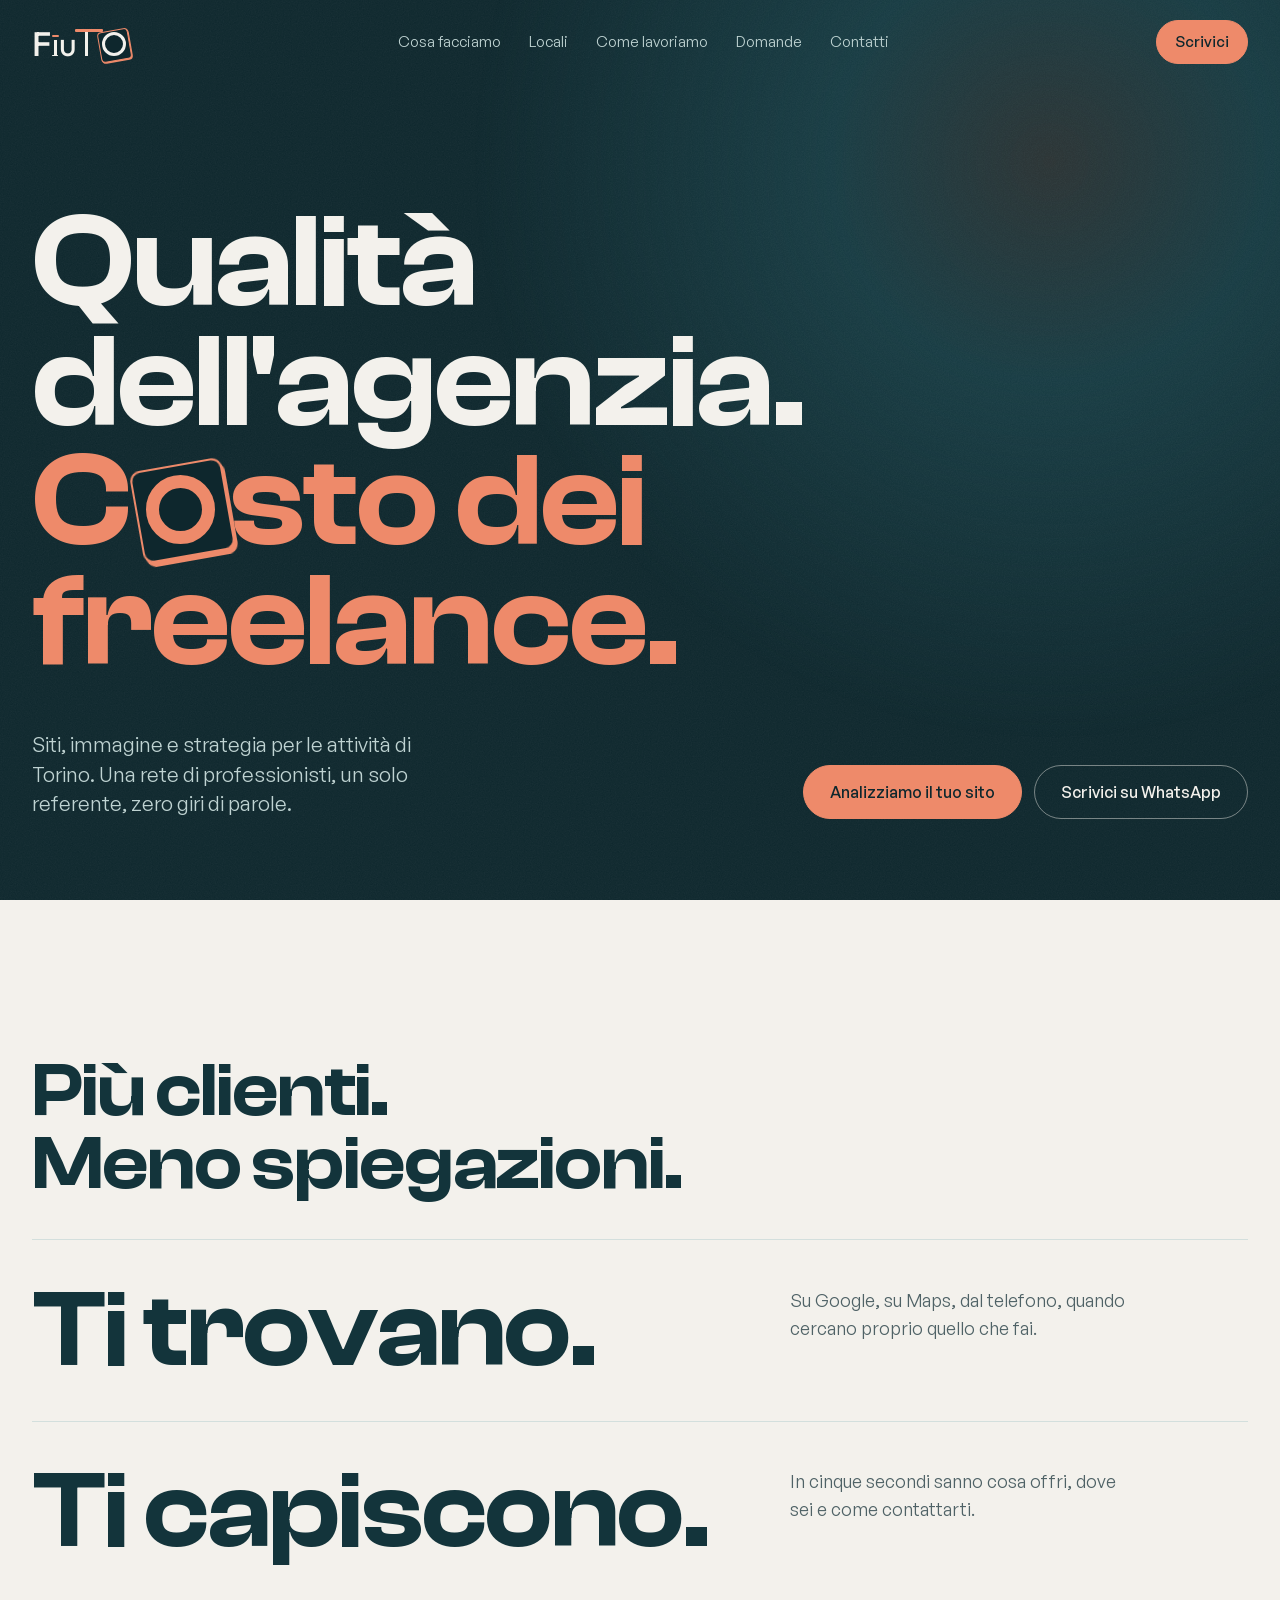
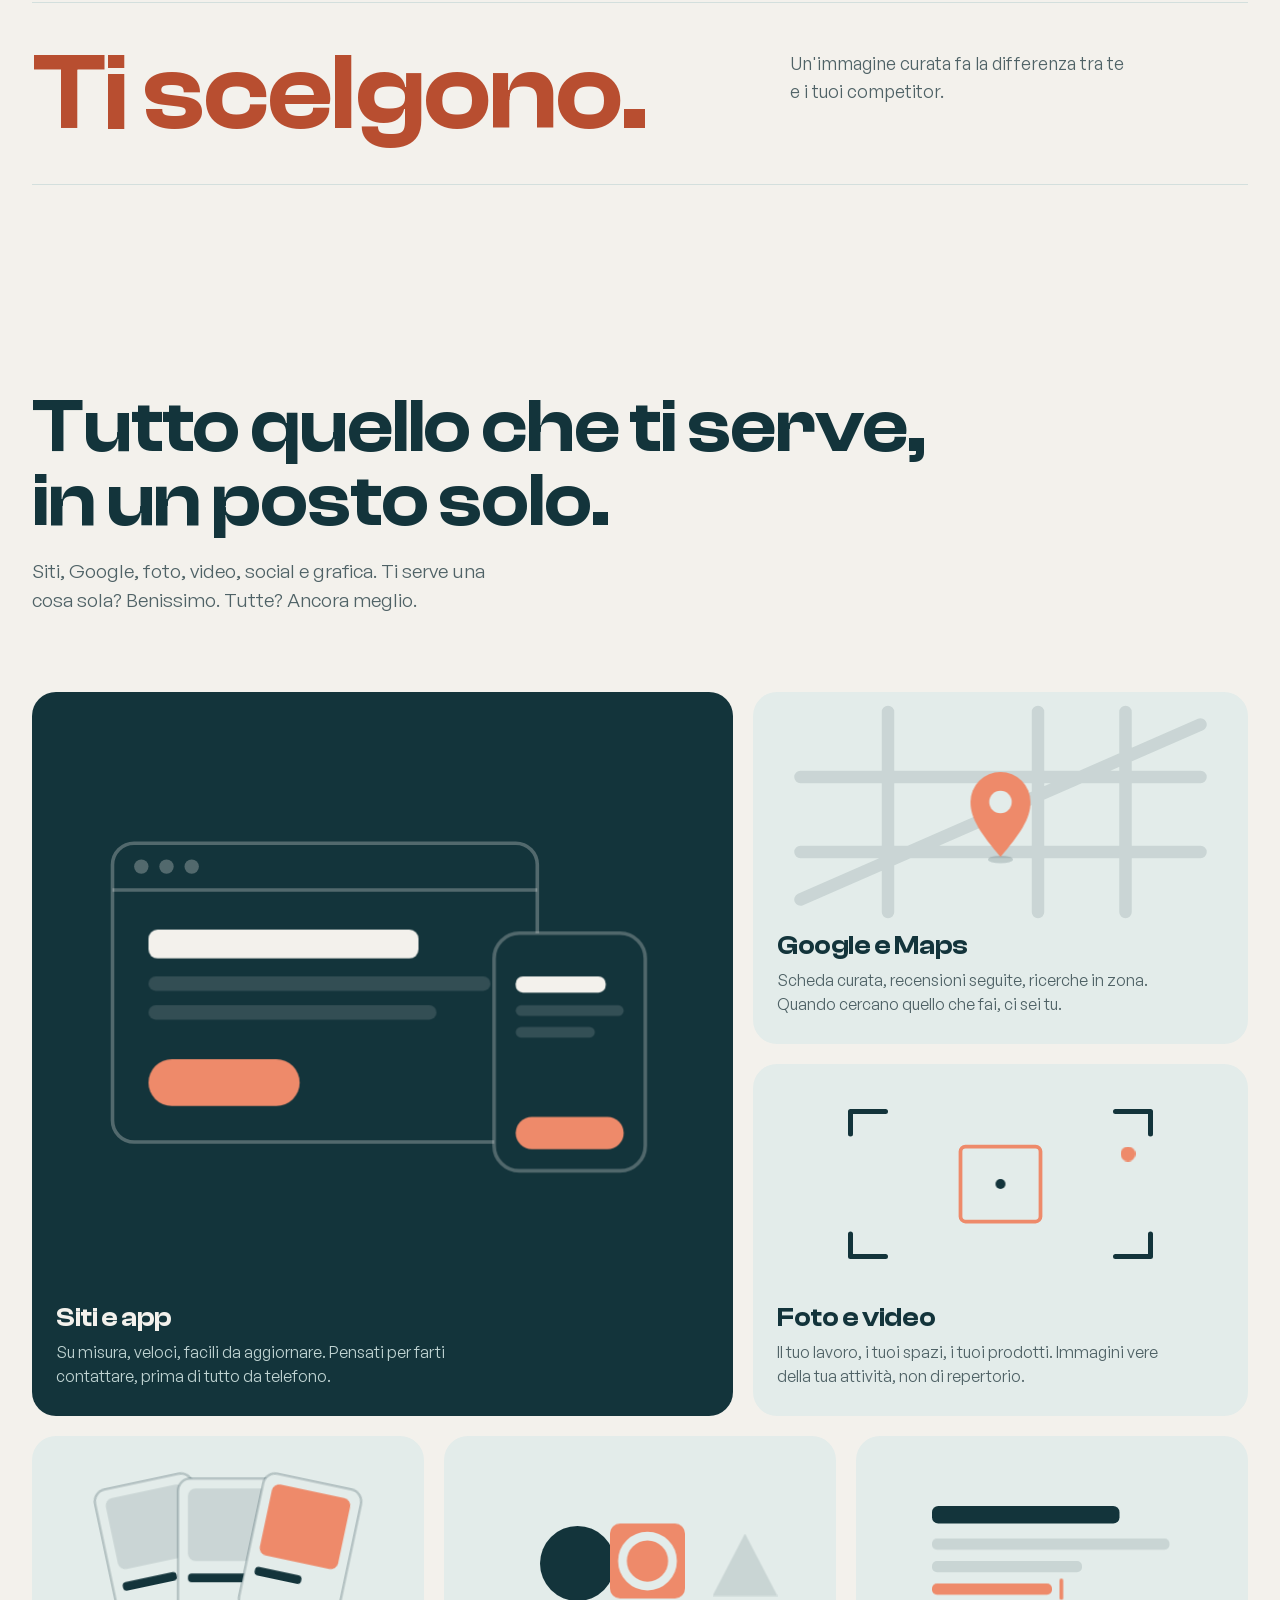
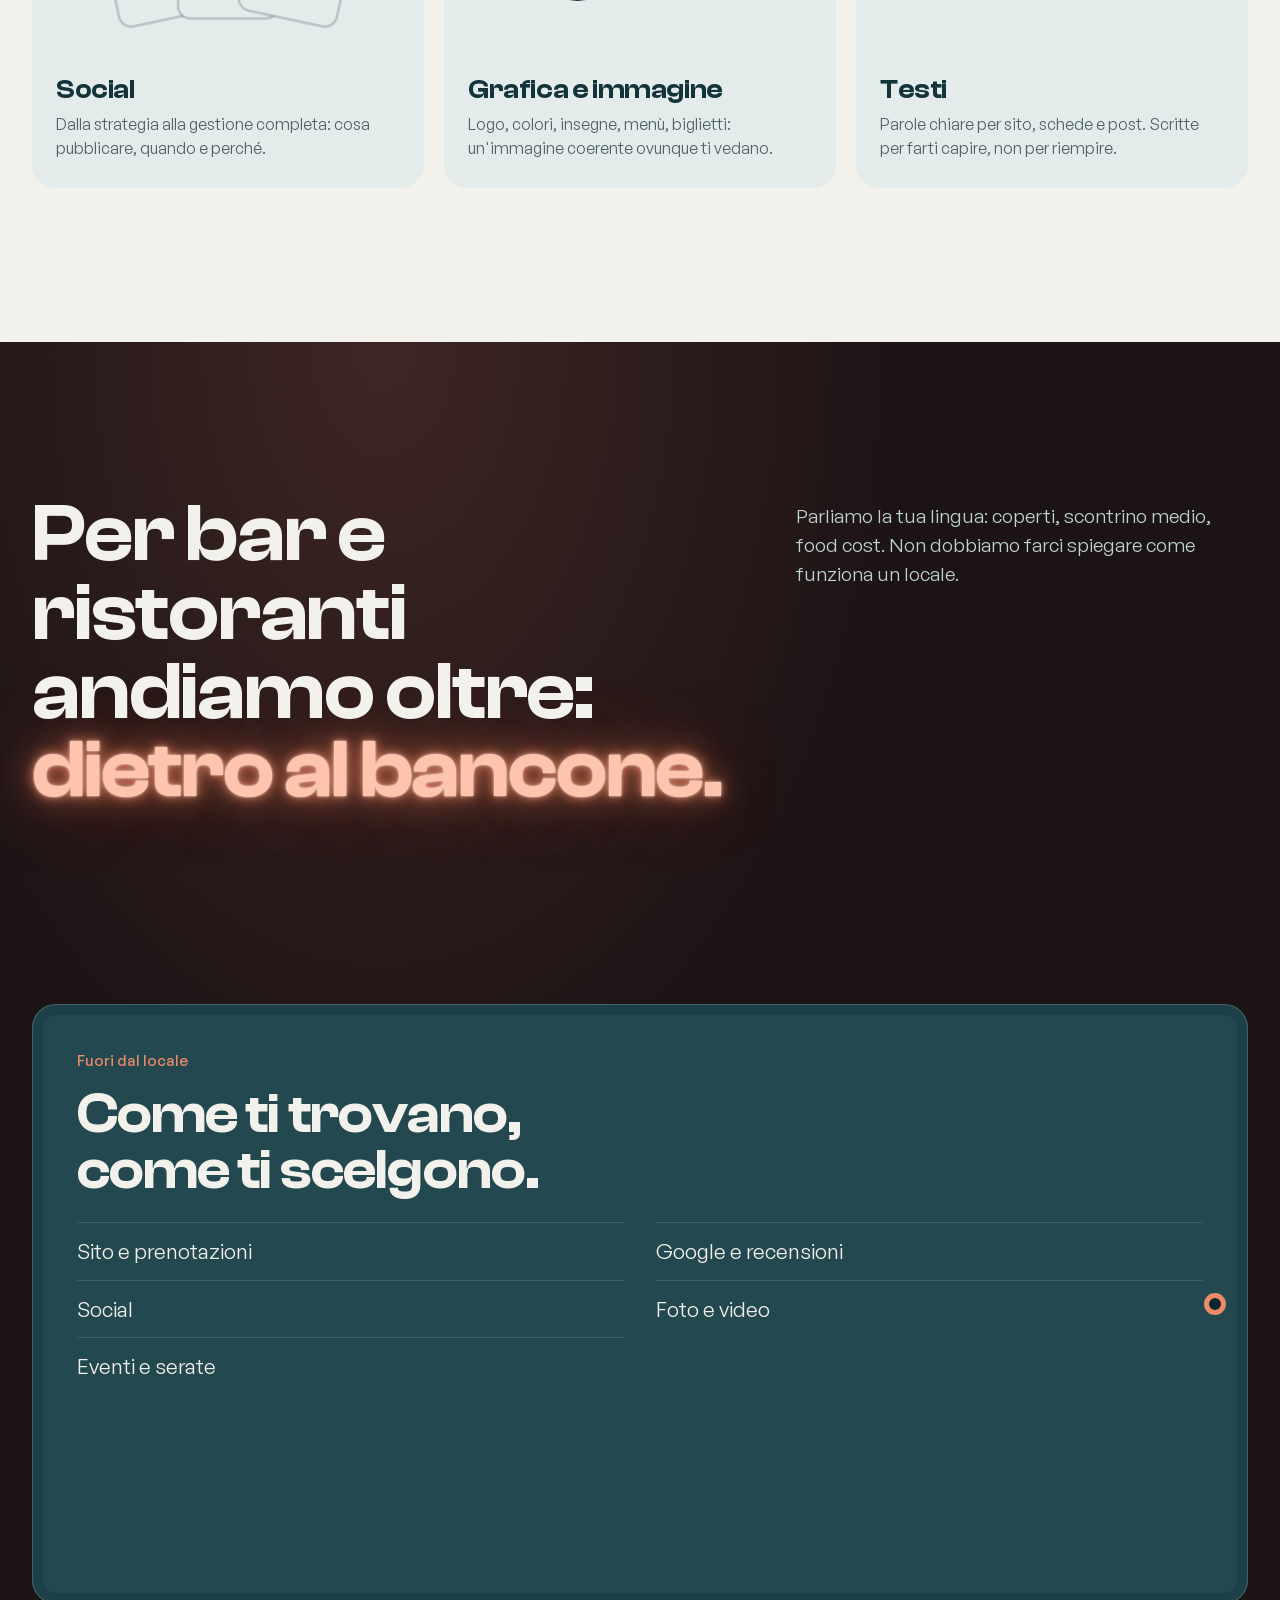
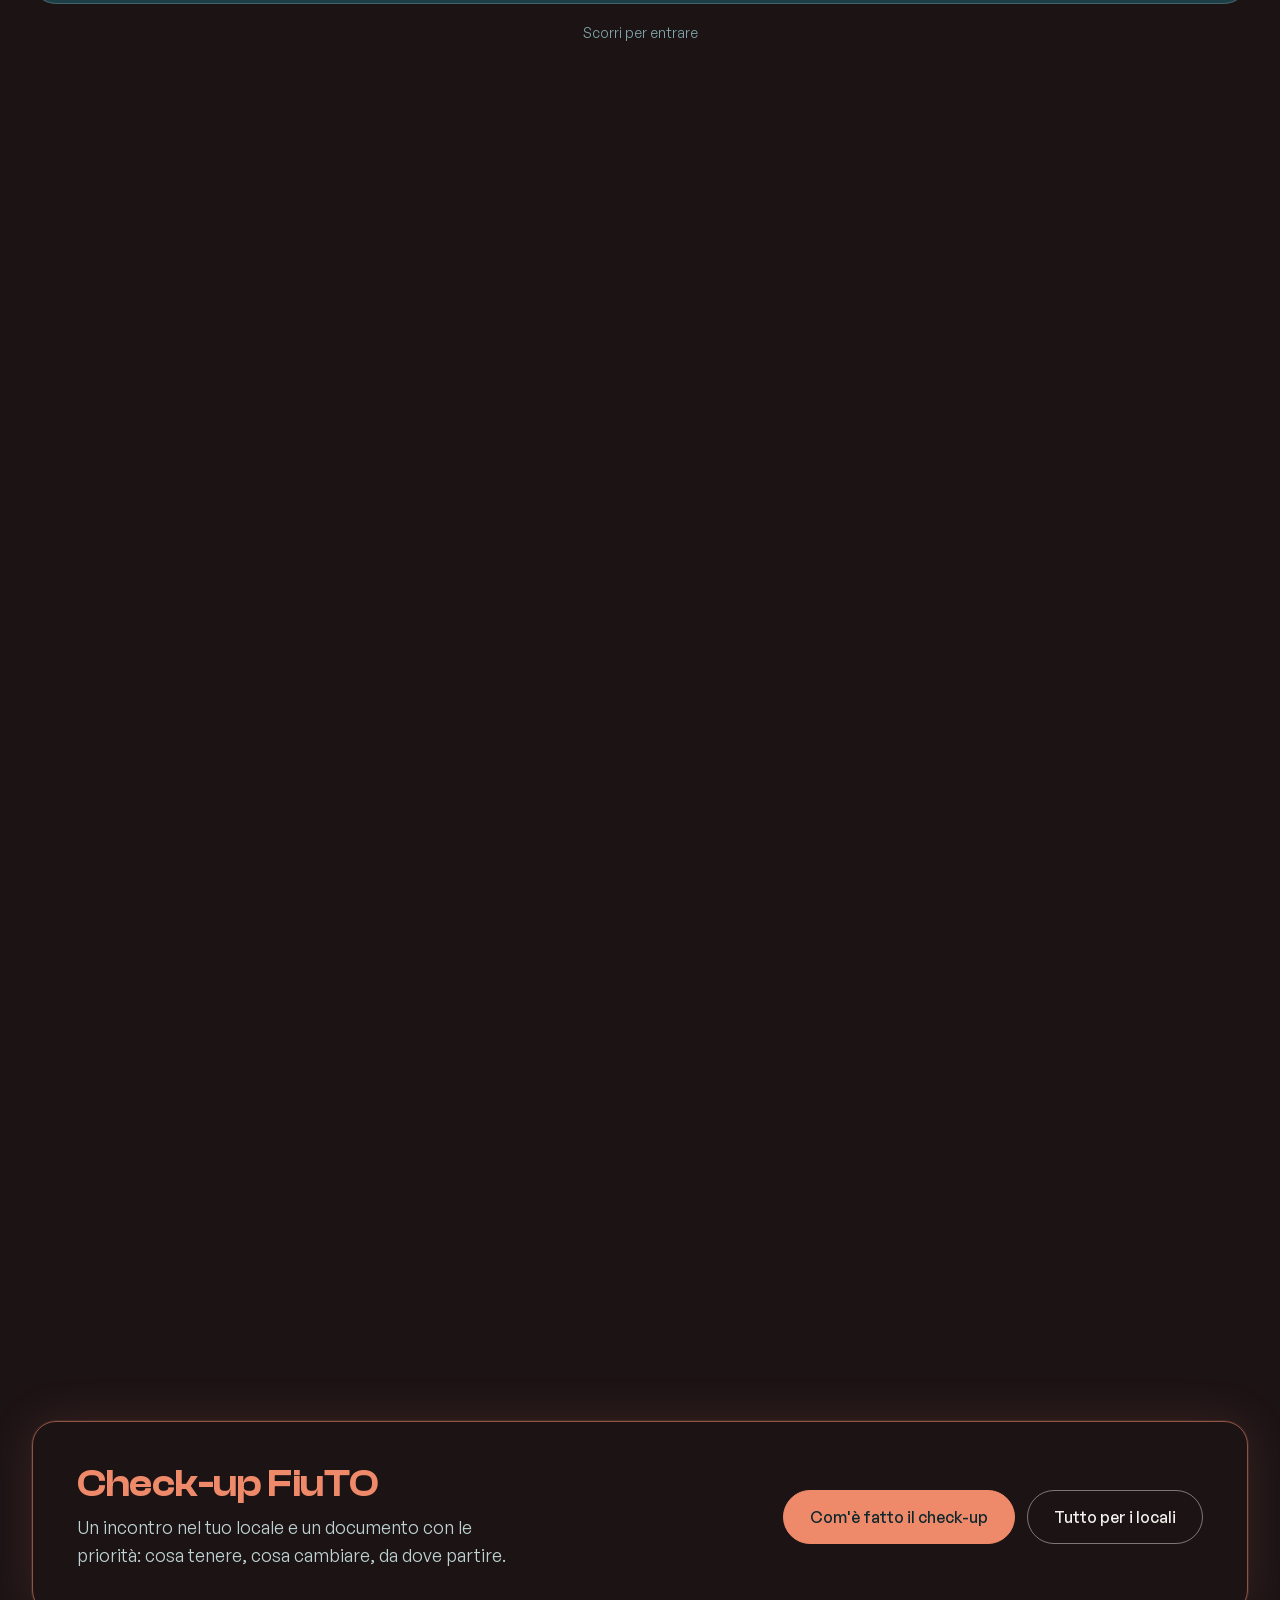
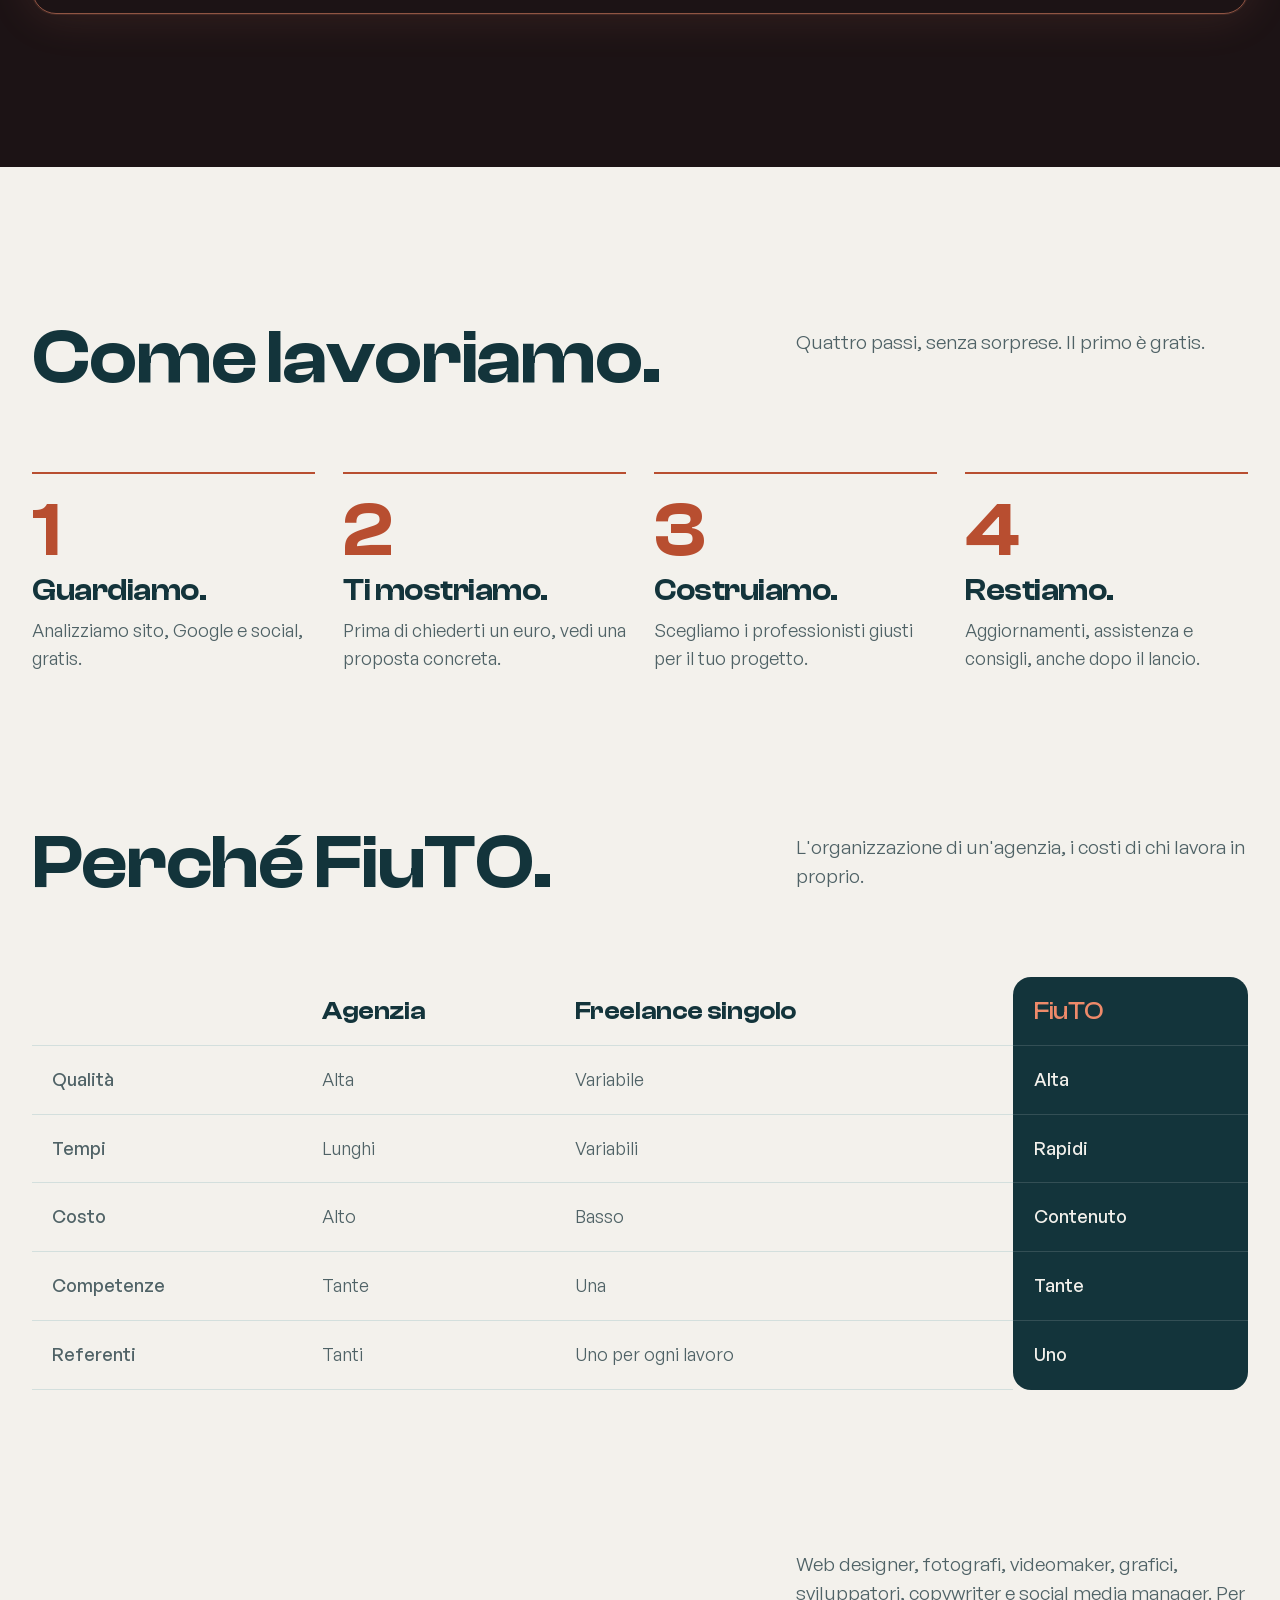
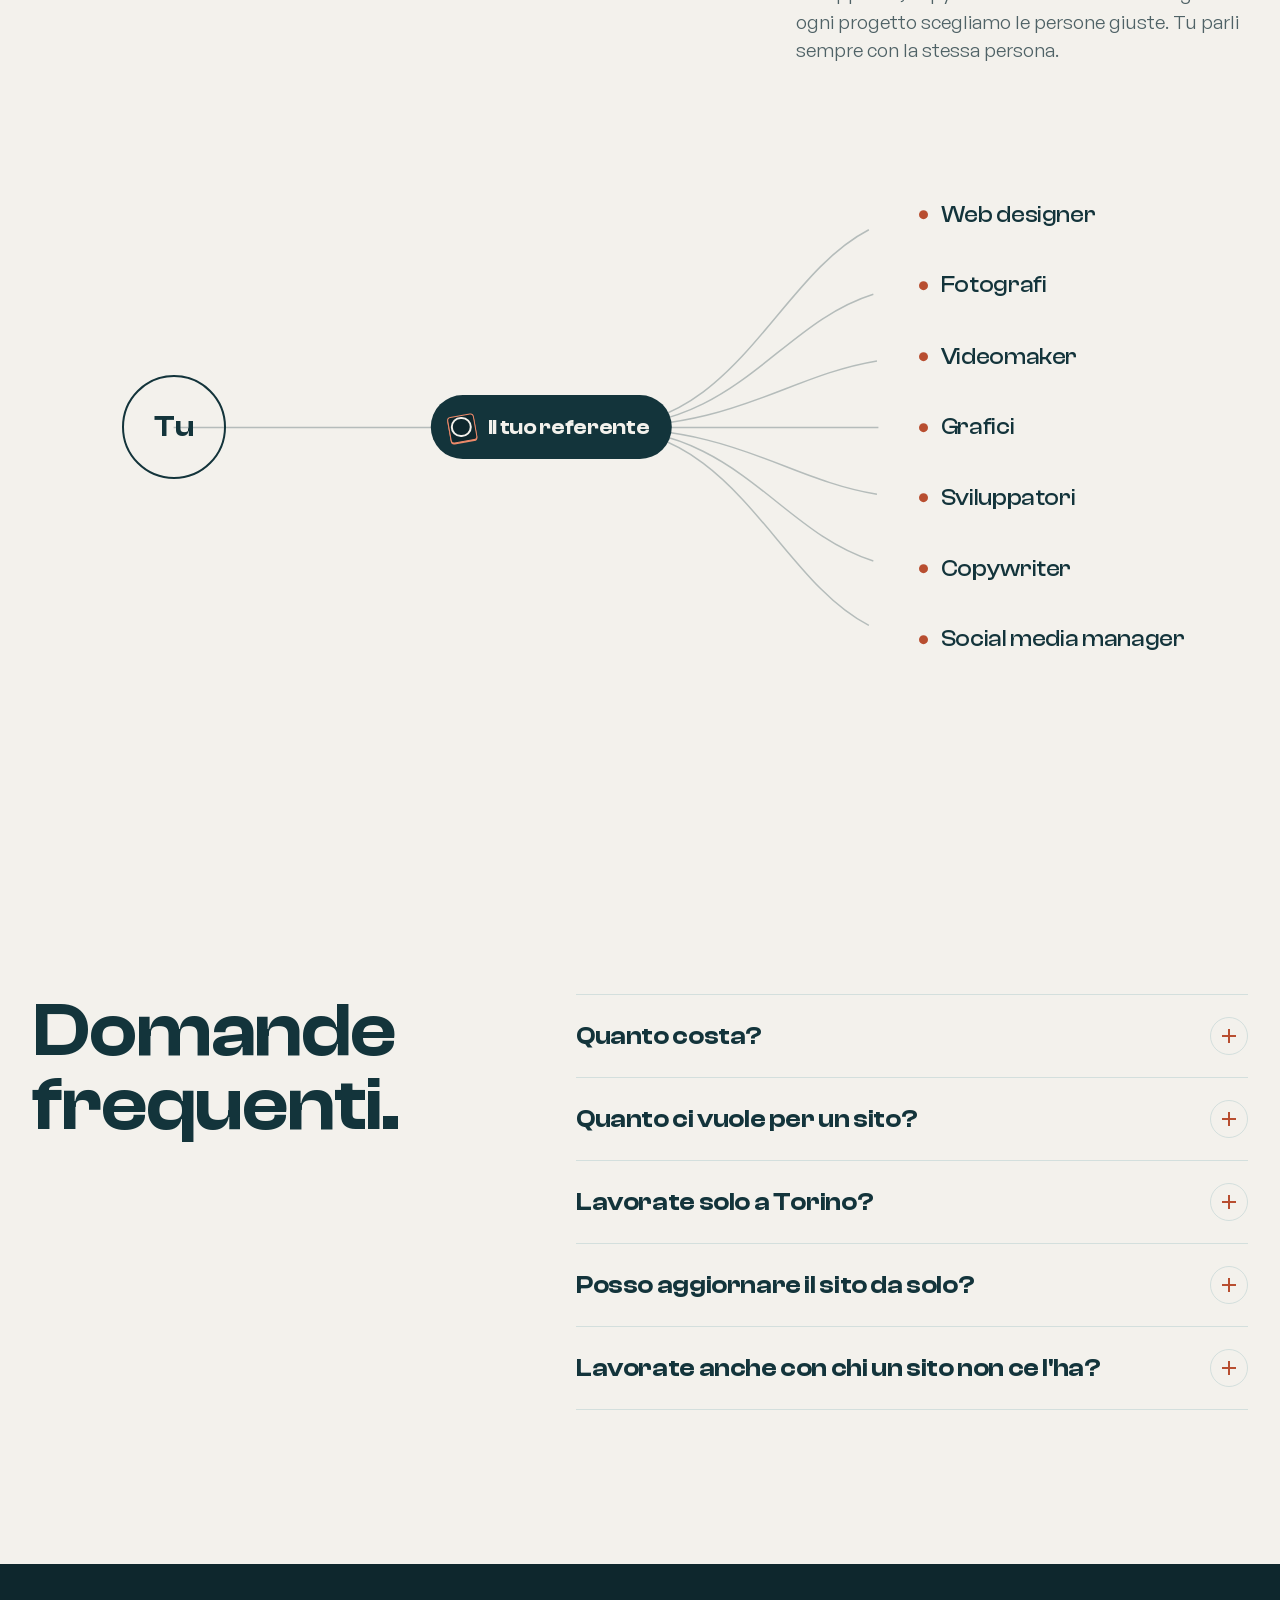
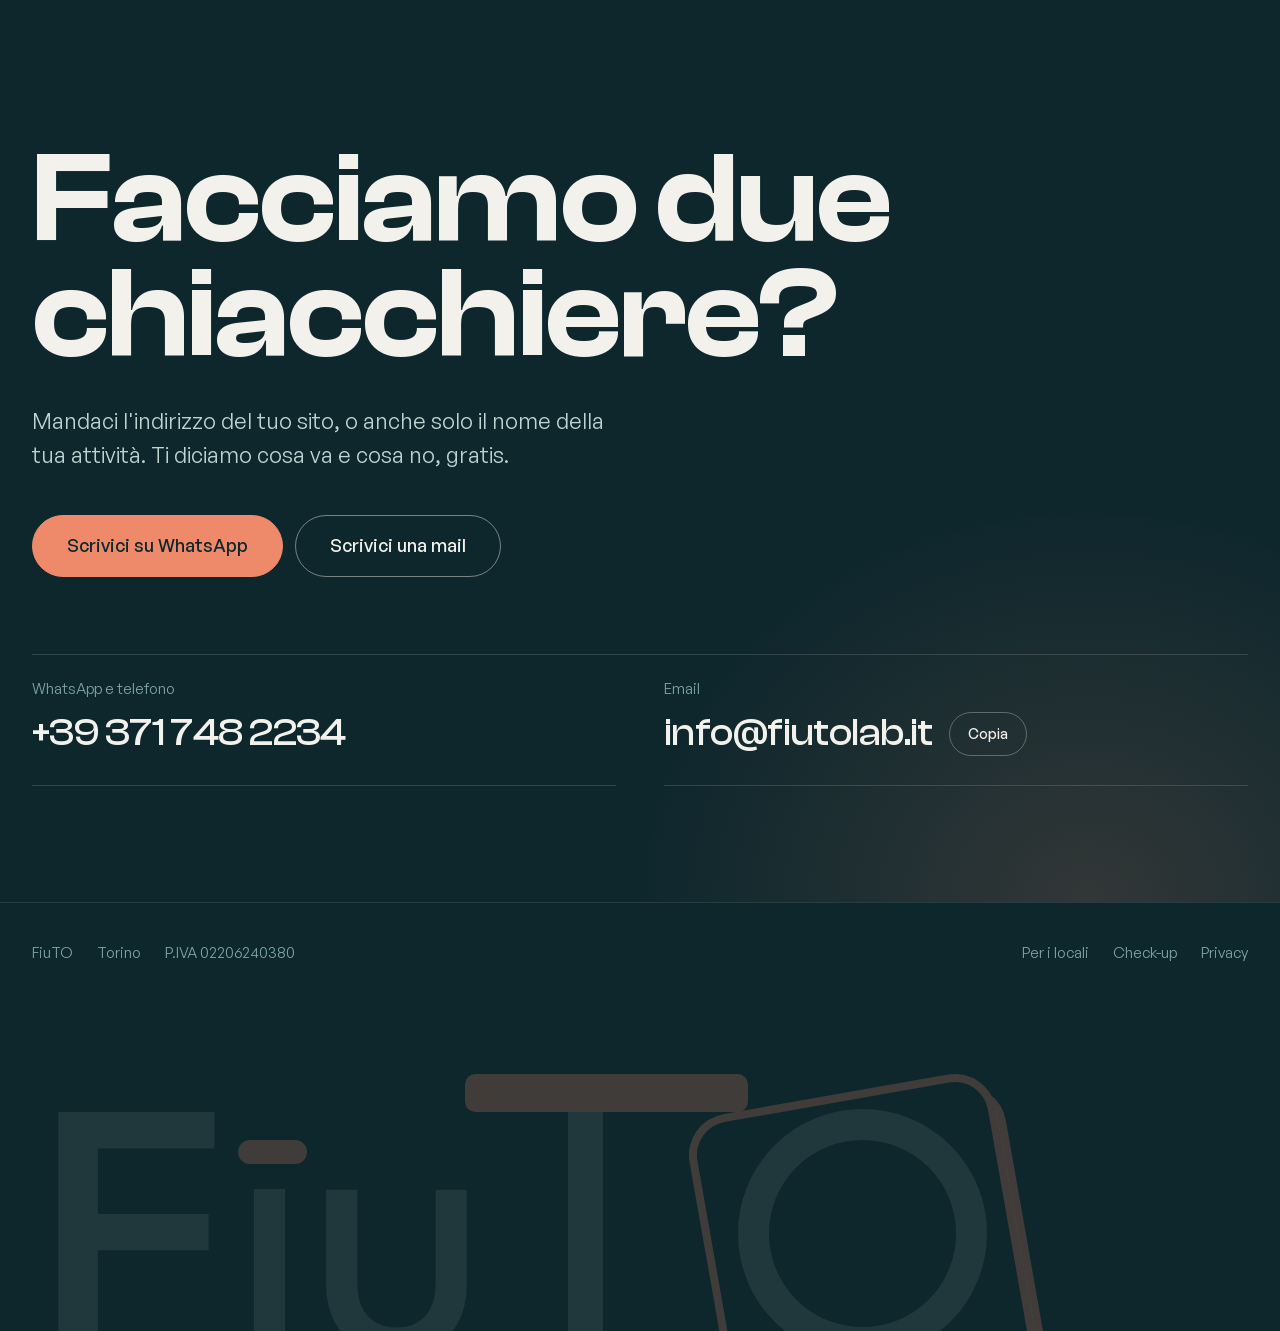
<file: index.html>
<!doctype html>
<html lang="it">
<head>
<meta charset="utf-8">
<meta name="viewport" content="width=device-width, initial-scale=1, viewport-fit=cover">
<title>FiuTO · Siti, immagine e strategia per le attività di Torino</title>
<meta name="description" content="Qualità dell'agenzia, costo dei freelance. Siti, Google, foto, video, social e grafica per i piccoli business di Torino: una rete di professionisti, un solo referente.">
<meta name="robots" content="index, follow">
<link rel="canonical" href="https://fiutolab.it/">
<link rel="icon" href="/favicon.svg" type="image/svg+xml">
<link rel="apple-touch-icon" href="/apple-touch-icon.png">
<meta name="theme-color" content="#0E272D">
<meta property="og:type" content="website">
<meta property="og:locale" content="it_IT">
<meta property="og:site_name" content="FiuTO">
<meta property="og:title" content="FiuTO · Qualità dell'agenzia, costo dei freelance">
<meta property="og:description" content="Siti, immagine e strategia per le attività di Torino. Una rete di professionisti, un solo referente.">
<meta property="og:url" content="https://fiutolab.it/">
<meta property="og:image" content="https://fiutolab.it/og-image.png">
<meta property="og:image:width" content="1200">
<meta property="og:image:height" content="630">
<meta name="twitter:card" content="summary_large_image">
<link rel="preload" href="/fonts/clash-display.woff2" as="font" type="font/woff2" crossorigin>
<link rel="preload" href="/fonts/general-sans.woff2" as="font" type="font/woff2" crossorigin>
<link rel="preload" href="/fonts/outfit.woff2" as="font" type="font/woff2" crossorigin>
<script>
/* Decide subito se fare l'animazione d'apertura (prima che la pagina si disegni) */
(function (d) {
  var h = d.documentElement, seen = false;
  if (!window.matchMedia || matchMedia('(prefers-reduced-motion: reduce)').matches) return;
  try { seen = sessionStorage.getItem('fiuto-intro') === '1'; } catch (e) {}
  h.classList.add('anim');
  if (!seen) h.classList.add('intro');
  /* paracadute: se lo script principale non parte, mostra comunque tutto */
  setTimeout(function () { h.classList.add('go', 'intro-done'); }, 4500);
})(document);
</script>
<link rel="stylesheet" href="/style.css">
<script type="application/ld+json">
{"@context":"https://schema.org","@type":"ProfessionalService","name":"FiuTO","url":"https://fiutolab.it/","logo":"https://fiutolab.it/apple-touch-icon.png","image":"https://fiutolab.it/og-image.png","description":"Collettivo di freelance per i piccoli business di Torino: siti e app, Google e Maps, foto e video, social, grafica e testi. Per bar e ristoranti anche consulenza su margini, acquisti e personale.","slogan":"Qualità dell'agenzia, costo dei freelance.","email":"info@fiutolab.it","telephone":"+393717482234","vatID":"IT02206240380","address":{"@type":"PostalAddress","addressLocality":"Torino","addressRegion":"TO","addressCountry":"IT"},"areaServed":[{"@type":"City","name":"Torino"},{"@type":"Country","name":"Italia"}],"knowsLanguage":"it"}
</script>
<script type="application/ld+json">
{"@context": "https://schema.org", "@type": "FAQPage", "mainEntity": [{"@type": "Question", "name": "Quanto costa?", "acceptedAnswer": {"@type": "Answer", "text": "Dipende dal progetto. Dopo l'analisi ricevi un preventivo chiaro, voce per voce, senza sorprese."}}, {"@type": "Question", "name": "Quanto ci vuole per un sito?", "acceptedAnswer": {"@type": "Answer", "text": "Di solito poche settimane. Una prima proposta la vedi molto prima."}}, {"@type": "Question", "name": "Lavorate solo a Torino?", "acceptedAnswer": {"@type": "Answer", "text": "Torino e dintorni di persona, il resto d'Italia da remoto."}}, {"@type": "Question", "name": "Posso aggiornare il sito da solo?", "acceptedAnswer": {"@type": "Answer", "text": "Sì. Oppure ci pensiamo noi."}}, {"@type": "Question", "name": "Lavorate anche con chi un sito non ce l'ha?", "acceptedAnswer": {"@type": "Answer", "text": "Soprattutto."}}]}
</script>
<script data-goatcounter="https://fiutolab.goatcounter.com/count" async src="//gc.zgo.at/count.js"></script>
<script src="/main.js" defer></script>
</head>
<body>
<a class="skip" href="#contenuto">Vai al contenuto</a>

<div class="intro-stage" aria-hidden="true">
  <span class="logo logo-xl"><span class="f">F</span><span class="lg-i"><span class="stem"></span><span class="base"></span><span class="seat"></span></span><span class="u">u</span><span class="lg-t"><span class="stem"></span><span class="plank"></span></span><span class="lg-o"><span class="shadow"></span><span class="mat"></span><span class="ring"></span></span></span>
</div>

<header class="site-header" id="top">
  <div class="wrap">
    <a class="logo" href="#top"><span class="sr-only">FiuTO, torna all'inizio</span><span class="f" aria-hidden="true">F</span><span class="lg-i" aria-hidden="true"><span class="stem"></span><span class="base"></span><span class="seat"></span></span><span class="u" aria-hidden="true">u</span><span class="lg-t" aria-hidden="true"><span class="stem"></span><span class="plank"></span></span><span class="lg-o" aria-hidden="true"><span class="shadow"></span><span class="mat"></span><span class="ring"></span></span></a>
    <nav class="nav" aria-label="Sezioni">
      <a href="#servizi">Cosa facciamo</a>
      <a href="#locali">Locali</a>
      <a href="#metodo">Come lavoriamo</a>
      <a href="#domande">Domande</a>
      <a href="#contatti">Contatti</a>
    </nav>
    <div class="header-actions">
      <a class="btn btn-coral btn-sm" href="https://wa.me/393717482234?text=Ciao%20FiuTO%2C%20vi%20scrivo%20dal%20sito." target="_blank" rel="noopener" data-magnetic data-goatcounter-click="WhatsApp · home · testata">Scrivici</a>
      <button class="menu-btn" type="button" aria-expanded="false" aria-controls="menu"><span class="menu-icon" aria-hidden="true"></span><span class="menu-label">Menu</span></button>
    </div>
  </div>
</header>

<div class="menu" id="menu" hidden>
  <nav class="wrap" aria-label="Menu">
    <ul class="menu-links">
      <li style="--i:0"><a href="#servizi">Cosa facciamo</a></li>
      <li style="--i:1"><a href="#locali">Per i locali</a></li>
      <li style="--i:2"><a href="#metodo">Come lavoriamo</a></li>
      <li style="--i:3"><a href="#domande">Domande</a></li>
      <li style="--i:4"><a href="#contatti">Contatti</a></li>
    </ul>
    <ul class="menu-contacts" style="--i:5">
      <li><a href="https://wa.me/393717482234?text=Ciao%20FiuTO%2C%20vi%20scrivo%20dal%20sito." target="_blank" rel="noopener" data-goatcounter-click="WhatsApp · home · menu">WhatsApp</a></li>
      <li><a href="tel:+393717482234" data-goatcounter-click="Telefono · home · menu">+39 371 748 2234</a></li>
      <li><a href="mailto:info@fiutolab.it" data-goatcounter-click="Email · home · menu">info@fiutolab.it</a></li>
    </ul>
  </nav>
</div>

<main id="contenuto" tabindex="-1">
<section class="hero" id="hero">
  <div class="hero-light" aria-hidden="true"></div>
  <div class="wrap hero-body">
    <h1 class="hero-title" aria-label="Qualità dell'agenzia. Costo dei freelance.">
      <span class="line" aria-hidden="true"><span class="w" style="--i:0"><span>Qualità</span></span> <span class="w" style="--i:1"><span>dell'agenzia.</span></span></span>
      <span class="line hl" aria-hidden="true"><span class="w" style="--i:2"><span>C<span class="o-coaster"><span class="lg-o"><span class="shadow"></span><span class="mat"></span><span class="ring"></span></span></span>sto</span></span> <span class="w" style="--i:3"><span>dei</span></span> <span class="w" style="--i:4"><span>freelance.</span></span></span>
    </h1>
    <div class="hero-foot">
      <p class="hero-sub fade" style="--i:5">Siti, immagine e strategia per le attività di Torino. Una rete di professionisti, un solo referente, zero giri di parole.</p>
      <div class="actions fade" style="--i:6">
        <a class="btn btn-coral" href="#contatti" data-magnetic data-goatcounter-click="Analisi sito · home · apertura">Analizziamo il tuo sito</a>
        <a class="btn btn-ghost" href="https://wa.me/393717482234?text=Ciao%20FiuTO%2C%20vi%20scrivo%20dal%20sito." target="_blank" rel="noopener" data-magnetic data-goatcounter-click="WhatsApp · home · apertura">Scrivici su WhatsApp</a>
      </div>
    </div>
  </div>
</section>

<section class="section changes" id="cambia">
  <div class="wrap">
    <div class="section-head stack">
      <h2 class="h2" data-split>Più clienti.<br> Meno spiegazioni.</h2>
    </div>
    <ol class="changes-list trio">
      <li><span class="big"><span class="big-t">Ti trovano.</span></span><p>Su Google, su Maps, dal telefono, quando cercano proprio quello che fai.</p></li>
      <li><span class="big"><span class="big-t">Ti capiscono.</span></span><p>In cinque secondi sanno cosa offri, dove sei e come contattarti.</p></li>
      <li><span class="big"><span class="big-t">Ti scelgono.</span></span><p>Un'immagine curata fa la differenza tra te e i tuoi competitor.</p></li>
    </ol>
  </div>
</section>

<section class="section services" id="servizi">
  <div class="wrap">
    <div class="section-head stack">
      <h2 class="h2" data-split>Tutto quello che ti&nbsp;serve,<br> in&nbsp;un posto&nbsp;solo.</h2>
      <p class="lead">Siti, Google, foto, video, social e grafica. Ti serve una cosa sola? Benissimo. Tutte? Ancora meglio.</p>
    </div>
    <ul class="bento">
      <li class="tile tile-web">
        <div class="art" aria-hidden="true">
          <svg viewBox="0 0 320 200" fill="none">
            <g class="browser">
              <rect x="10" y="14" width="236" height="166" rx="12" class="frame"/>
              <path d="M10 40h236" class="hair"/>
              <circle cx="26" cy="27" r="4" class="dot"/><circle cx="40" cy="27" r="4" class="dot"/><circle cx="54" cy="27" r="4" class="dot"/>
              <rect x="30" y="62" width="150" height="16" rx="5" class="ink bar b1"/>
              <rect x="30" y="88" width="190" height="8" rx="4" class="soft bar b2"/>
              <rect x="30" y="104" width="160" height="8" rx="4" class="soft bar b3"/>
              <rect x="30" y="134" width="84" height="26" rx="13" class="coral bar b4"/>
            </g>
            <g class="phone">
              <rect x="222" y="64" width="84" height="132" rx="14" class="frame solid"/>
              <rect x="234" y="88" width="50" height="9" rx="4" class="ink"/>
              <rect x="234" y="104" width="60" height="6" rx="3" class="soft"/>
              <rect x="234" y="116" width="44" height="6" rx="3" class="soft"/>
              <rect x="234" y="166" width="60" height="18" rx="9" class="coral"/>
            </g>
          </svg>
        </div>
        <h3>Siti e app</h3>
        <p>Su misura, veloci, facili da aggiornare. Pensati per farti contattare, prima di tutto da telefono.</p>
      </li>
      <li class="tile tile-maps">
        <div class="art" aria-hidden="true">
          <svg viewBox="0 0 320 160" fill="none">
            <path d="M0 52h320M0 112h320M70 0v160M190 0v160M260 0v160M0 150L320 10" class="street"/>
            <ellipse cx="160" cy="118" rx="26" ry="7" class="ripple"/>
            <ellipse cx="160" cy="118" rx="10" ry="3" class="pin-shadow"/>
            <g class="pin"><path d="M160 116c-15-18-24-30-24-44a24 24 0 0 1 48 0c0 14-9 26-24 44z" class="coral"/><circle cx="160" cy="72" r="9" class="hole"/></g>
          </svg>
        </div>
        <h3>Google e Maps</h3>
        <p>Scheda curata, recensioni seguite, ricerche in zona. Quando cercano quello che fai, ci sei tu.</p>
      </li>
      <li class="tile tile-photo">
        <div class="art" aria-hidden="true">
          <svg viewBox="0 0 320 160" fill="none">
            <path d="M40 40V22h28M252 22h28v18M280 120v18h-28M68 138H40v-18" class="frame-line"/>
            <rect x="128" y="50" width="64" height="60" rx="4" class="focus"/>
            <circle cx="160" cy="80" r="4" class="ink"/>
            <circle cx="262" cy="56" r="6" class="rec"/>
          </svg>
        </div>
        <h3>Foto e video</h3>
        <p>Il tuo lavoro, i tuoi spazi, i tuoi prodotti. Immagini vere della tua attività, non di repertorio.</p>
      </li>
      <li class="tile tile-social">
        <div class="art" aria-hidden="true">
          <svg viewBox="0 0 240 160" fill="none">
            <g class="card c1"><rect x="80" y="18" width="80" height="112" rx="10" class="frame solid"/><rect x="88" y="26" width="64" height="58" rx="6" class="soft"/><rect x="88" y="94" width="44" height="7" rx="3" class="ink"/></g>
            <g class="card c2"><rect x="80" y="18" width="80" height="112" rx="10" class="frame solid"/><rect x="88" y="26" width="64" height="58" rx="6" class="soft"/><rect x="88" y="94" width="52" height="7" rx="3" class="ink"/></g>
            <g class="card c3"><rect x="80" y="18" width="80" height="112" rx="10" class="frame solid"/><rect x="88" y="26" width="64" height="58" rx="6" class="coral"/><rect x="88" y="94" width="38" height="7" rx="3" class="ink"/></g>
          </svg>
        </div>
        <h3>Social</h3>
        <p>Dalla strategia alla gestione completa: cosa pubblicare, quando e perché.</p>
      </li>
      <li class="tile tile-brand">
        <div class="art" aria-hidden="true">
          <svg viewBox="0 0 240 160" fill="none">
            <circle cx="70" cy="86" r="30" class="ink shape s1"/>
            <rect x="96" y="54" width="60" height="60" rx="8" class="coral shape s2"/>
            <circle cx="126" cy="84" r="20" class="ring-shape shape s3"/>
            <path d="M178 112l26-50 26 50z" class="soft shape s4"/>
          </svg>
        </div>
        <h3>Grafica e immagine</h3>
        <p>Logo, colori, insegne, menù, biglietti: un'immagine coerente ovunque ti vedano.</p>
      </li>
      <li class="tile tile-text">
        <div class="art" aria-hidden="true">
          <svg viewBox="0 0 240 160" fill="none">
            <rect x="24" y="40" width="150" height="14" rx="5" class="ink bar t1"/>
            <rect x="24" y="66" width="190" height="9" rx="4" class="soft bar t2"/>
            <rect x="24" y="84" width="120" height="9" rx="4" class="soft bar t3"/>
            <rect x="24" y="102" width="96" height="9" rx="4" class="coral bar t4"/>
            <rect x="126" y="98" width="3" height="17" rx="1.5" class="caret"/>
          </svg>
        </div>
        <h3>Testi</h3>
        <p>Parole chiare per sito, schede e post. Scritte per farti capire, non per riempire.</p>
      </li>
    </ul>
  </div>
</section>

<section class="night" id="locali">
  <div class="wrap night-head">
    <h2 class="h2 neon-title"><span data-split>Per bar e ristoranti andiamo oltre:</span> <span class="neon">dietro al bancone.</span></h2>
    <p class="lead">Parliamo la tua lingua: coperti, scontrino medio, food cost. Non dobbiamo farci spiegare come funziona un locale.</p>
  </div>

  <div class="door-scroll">
    <div class="door-stage">
      <div class="wrap">
        <div class="door-frame">
          <div class="room room-in">
            <p class="room-tag">Dentro il locale</p>
            <h3>Quanto rende ogni coperto.</h3>
            <ul>
              <li>Scontrino medio</li>
              <li>Food e drink cost</li>
              <li>Acquisti e fornitori</li>
              <li>Organizzazione e personale</li>
              <li>Formazione</li>
            </ul>
          </div>
          <div class="door">
            <div class="room room-out">
              <p class="room-tag">Fuori dal locale</p>
              <h3>Come ti trovano, come ti scelgono.</h3>
              <ul>
                <li>Sito e prenotazioni</li>
                <li>Google e recensioni</li>
                <li>Social</li>
                <li>Foto e video</li>
                <li>Eventi e serate</li>
              </ul>
            </div>
            <span class="door-knob" aria-hidden="true"></span>
          </div>
        </div>
        <p class="door-hint" aria-hidden="true">Scorri per entrare</p>
      </div>
    </div>
  </div>

  <div class="wrap">
    <div class="checkup-card">
      <div>
        <h3>Check-up FiuTO</h3>
        <p>Un incontro nel tuo locale e un documento con le priorità: cosa tenere, cosa cambiare, da dove partire.</p>
      </div>
      <div class="actions">
        <a class="btn btn-coral" href="/check-up/" data-magnetic data-goatcounter-click="Check-up · home · locali">Com'è fatto il check-up</a>
        <a class="btn btn-ghost" href="/locali/" data-magnetic data-goatcounter-click="Pagina locali · home">Tutto per i locali</a>
      </div>
    </div>
  </div>
</section>

<section class="section steps-section" id="metodo">
  <div class="wrap">
    <div class="section-head">
      <h2 class="h2" data-split>Come lavoriamo.</h2>
      <p class="lead">Quattro passi, senza sorprese. Il primo è gratis.</p>
    </div>
    <ol class="steps">
      <li><span class="step-n" aria-hidden="true">1</span><h3>Guardiamo.</h3><p>Analizziamo sito, Google e social, gratis.</p></li>
      <li><span class="step-n" aria-hidden="true">2</span><h3>Ti mostriamo.</h3><p>Prima di chiederti un euro, vedi una proposta concreta.</p></li>
      <li><span class="step-n" aria-hidden="true">3</span><h3>Costruiamo.</h3><p>Scegliamo i professionisti giusti per il tuo progetto.</p></li>
      <li><span class="step-n" aria-hidden="true">4</span><h3>Restiamo.</h3><p>Aggiornamenti, assistenza e consigli, anche dopo il lancio.</p></li>
    </ol>
  </div>
</section>

<section class="section compare-section" id="perche">
  <div class="wrap">
    <div class="section-head">
      <h2 class="h2" data-split>Perché FiuTO.</h2>
      <p class="lead">L'organizzazione di un'agenzia, i costi di chi lavora in proprio.</p>
    </div>
    <div class="compare-wrap">
      <table class="compare">
        <caption class="sr-only">Agenzia, freelance singolo e FiuTO a confronto</caption>
        <thead>
          <tr><td></td><th scope="col">Agenzia</th><th scope="col">Freelance singolo</th><th scope="col" class="us"><span>FiuTO</span></th></tr>
        </thead>
        <tbody>
          <tr><th scope="row">Qualità</th><td>Alta</td><td>Variabile</td><td class="us">Alta</td></tr>
          <tr><th scope="row">Tempi</th><td>Lunghi</td><td>Variabili</td><td class="us">Rapidi</td></tr>
          <tr><th scope="row">Costo</th><td>Alto</td><td>Basso</td><td class="us">Contenuto</td></tr>
          <tr><th scope="row">Competenze</th><td>Tante</td><td>Una</td><td class="us">Tante</td></tr>
          <tr><th scope="row">Referenti</th><td>Tanti</td><td>Uno per ogni lavoro</td><td class="us">Uno</td></tr>
        </tbody>
      </table>
    </div>
  </div>
</section>

<section class="section team-section" id="collettivo">
  <div class="wrap">
    <div class="section-head">
      <h2 class="h2" data-split>Una rete, un referente.</h2>
      <p class="lead">Web designer, fotografi, videomaker, grafici, sviluppatori, copywriter e social media manager. Per ogni progetto scegliamo le persone giuste. Tu parli sempre con la stessa persona.</p>
    </div>
    <div class="net" aria-hidden="true">
      <svg class="net-lines" viewBox="0 0 1000 440" preserveAspectRatio="none">
        <path pathLength="1" d="M120 220H400"/>
        <path pathLength="1" d="M480 220C620 220 640 40 760 40"/>
        <path pathLength="1" d="M480 220C620 220 640 100 760 100"/>
        <path pathLength="1" d="M480 220C620 220 650 160 760 160"/>
        <path pathLength="1" d="M480 220H760"/>
        <path pathLength="1" d="M480 220C620 220 650 280 760 280"/>
        <path pathLength="1" d="M480 220C620 220 640 340 760 340"/>
        <path pathLength="1" d="M480 220C620 220 640 400 760 400"/>
      </svg>
      <span class="node node-you">Tu</span>
      <span class="node node-ref"><span class="logo-mini lg-o"><span class="shadow"></span><span class="mat"></span><span class="ring"></span></span>Il tuo referente</span>
      <ul class="roles">
        <li style="--r:0">Web designer</li>
        <li style="--r:1">Fotografi</li>
        <li style="--r:2">Videomaker</li>
        <li style="--r:3">Grafici</li>
        <li style="--r:4">Sviluppatori</li>
        <li style="--r:5">Copywriter</li>
        <li style="--r:6">Social media manager</li>
      </ul>
    </div>
  </div>
</section>

<section class="section faq-section" id="domande">
  <div class="wrap faq-grid">
    <div class="section-head">
      <h2 class="h2" data-split>Domande frequenti.</h2>
    </div>
    <div class="faq">
      <details>
        <summary>Quanto costa?</summary>
        <p>Dipende dal progetto. Dopo l'analisi ricevi un preventivo chiaro, voce per voce, senza sorprese.</p>
      </details>
      <details>
        <summary>Quanto ci vuole per un sito?</summary>
        <p>Di solito poche settimane. Una prima proposta la vedi molto prima.</p>
      </details>
      <details>
        <summary>Lavorate solo a Torino?</summary>
        <p>Torino e dintorni di persona, il resto d'Italia da remoto.</p>
      </details>
      <details>
        <summary>Posso aggiornare il sito da solo?</summary>
        <p>Sì. Oppure ci pensiamo noi.</p>
      </details>
      <details>
        <summary>Lavorate anche con chi un sito non ce l'ha?</summary>
        <p>Soprattutto.</p>
      </details>
    </div>
  </div>
</section>

<section class="closing" id="contatti">
  <div class="wrap">
    <h2 class="closing-title" data-split>Facciamo due chiacchiere?</h2>
    <p class="closing-sub">Mandaci l'indirizzo del tuo sito, o anche solo il nome della tua attività. Ti diciamo cosa va e cosa no, gratis.</p>
    <div class="actions">
      <a class="btn btn-coral btn-lg" href="https://wa.me/393717482234?text=Ciao%20FiuTO%2C%20vorrei%20un'analisi%20gratuita.%20Il%20mio%20sito%20(o%20la%20mia%20attivit%C3%A0)%20%C3%A8%3A%20" target="_blank" rel="noopener" data-magnetic data-goatcounter-click="WhatsApp · home · chiusura">Scrivici su WhatsApp</a>
      <a class="btn btn-ghost btn-lg" href="mailto:info@fiutolab.it?subject=Analisi%20del%20mio%20sito&amp;body=Ciao%20FiuTO%2C%20la%20mia%20attivit%C3%A0%20%C3%A8%E2%80%A6%20%2F%20il%20mio%20sito%20%C3%A8%E2%80%A6" data-magnetic data-goatcounter-click="Email · home · chiusura pulsante">Scrivici una mail</a>
    </div>
    <ul class="contact-list">
      <li><span class="k">WhatsApp e telefono</span><a href="tel:+393717482234" data-goatcounter-click="Telefono · home · chiusura">+39 371 748 2234</a></li>
      <li><span class="k">Email</span><span class="v"><a href="mailto:info@fiutolab.it" id="email-addr" data-goatcounter-click="Email · home · chiusura">info@fiutolab.it</a><button class="copy" type="button" data-copy="info@fiutolab.it" data-goatcounter-click="Copia email · home">Copia</button></span></li>
    </ul>
  </div>
</section>
</main>

<footer class="site-footer">
  <div class="wrap">
    <div class="footer-row">
      <div class="footer-info"><span>FiuTO</span><span>Torino</span><span>P.IVA 02206240380</span></div>
      <nav aria-label="Altre pagine"><a href="/locali/">Per i locali</a><a href="/check-up/">Check-up</a><a href="/privacy/">Privacy</a></nav>
    </div>
    <span class="logo footer-mark" aria-hidden="true"><span class="f">F</span><span class="lg-i"><span class="stem"></span><span class="base"></span><span class="seat"></span></span><span class="u">u</span><span class="lg-t"><span class="stem"></span><span class="plank"></span></span><span class="lg-o"><span class="shadow"></span><span class="mat"></span><span class="ring"></span></span></span>
  </div>
</footer>

<a class="wa-float" id="wa-float" href="https://wa.me/393717482234?text=Ciao%20FiuTO%2C%20vi%20scrivo%20dal%20sito." target="_blank" rel="noopener" data-goatcounter-click="WhatsApp · home · pulsante fisso"><svg viewBox="0 0 24 24" fill="none" stroke="currentColor" stroke-width="1.8" stroke-linecap="round" stroke-linejoin="round" aria-hidden="true"><path d="M20.5 11.6a8.4 8.4 0 0 1-12.4 7.4L3.5 20.5l1.5-4.4a8.4 8.4 0 1 1 15.5-4.5z"/><path d="M9 8.6c.2-.4.5-.5.8-.5h.5l1 2.2-.6.8a5.6 5.6 0 0 0 2.5 2.5l.8-.6 2.2 1v.5c0 .3-.1.6-.5.8-1.6.9-6.6-2.5-6.7-6.7z"/></svg>Scrivici</a>

</body>
</html>
</file>
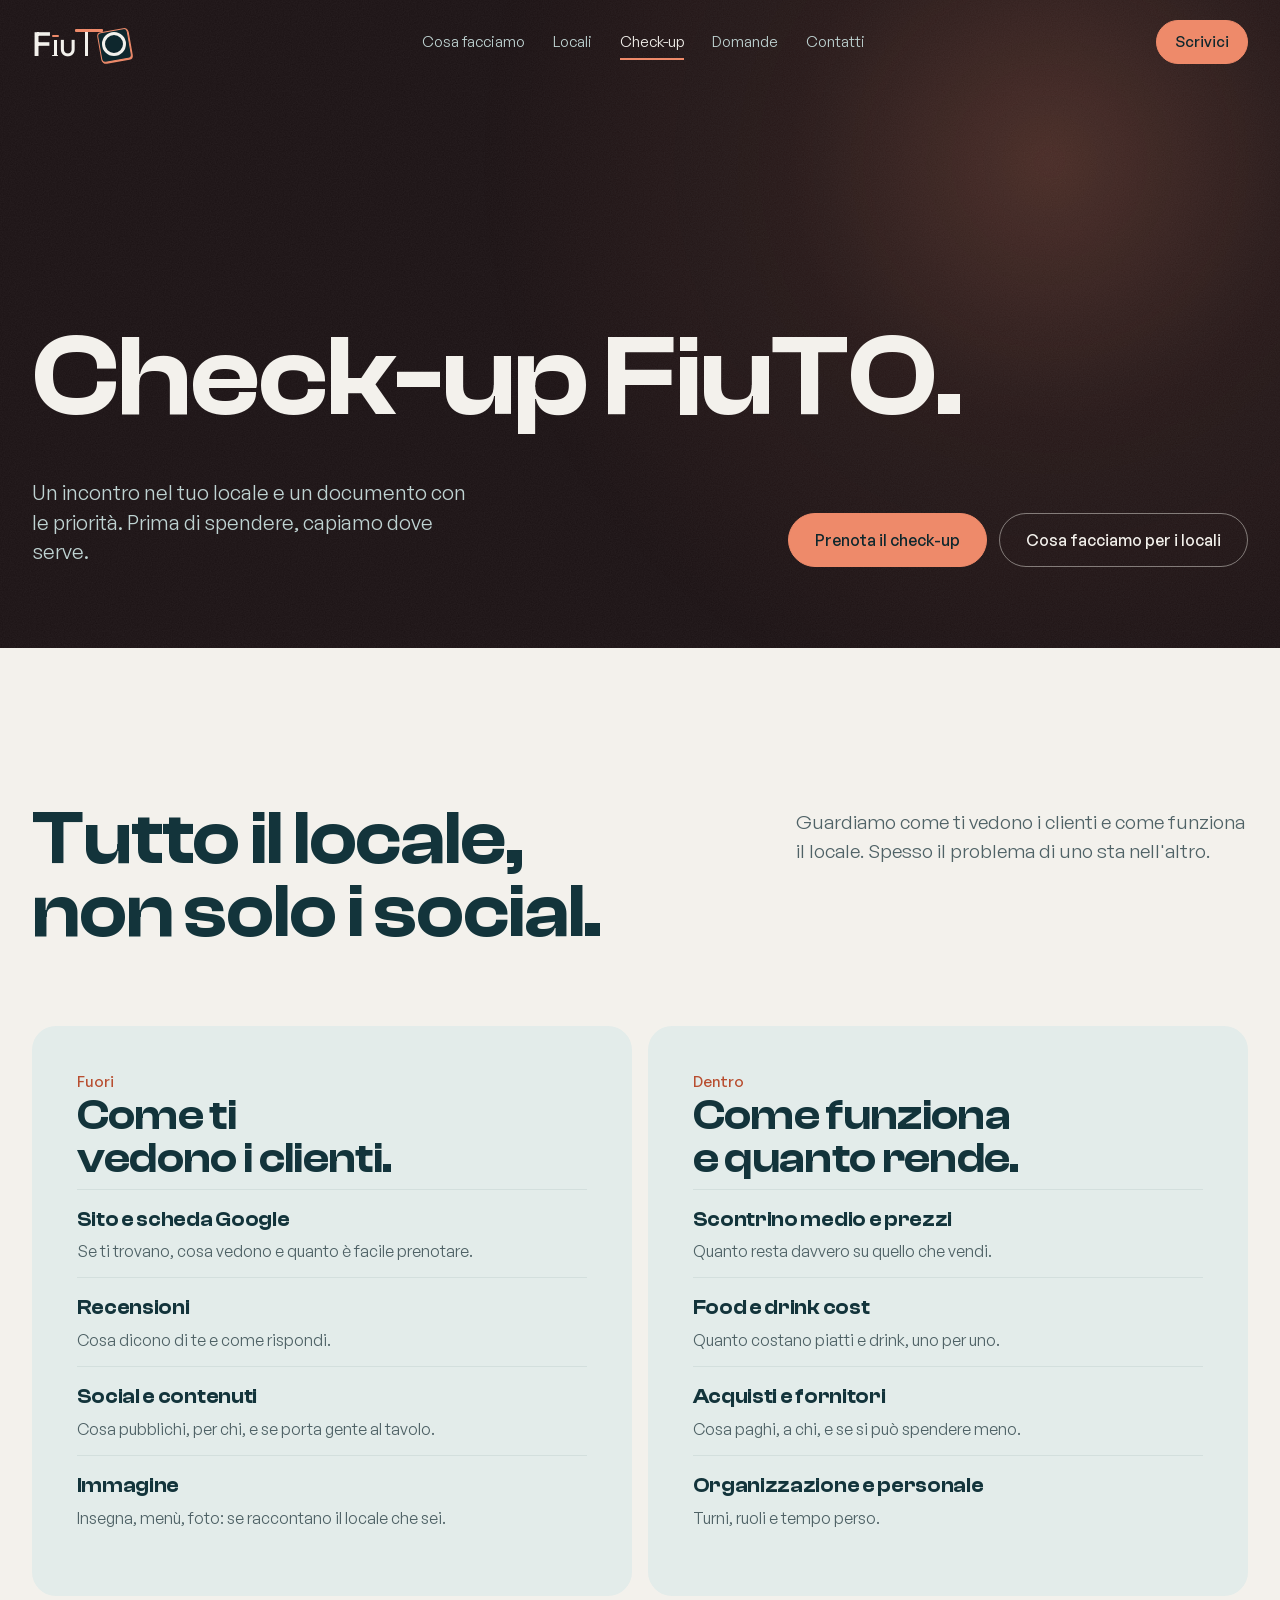
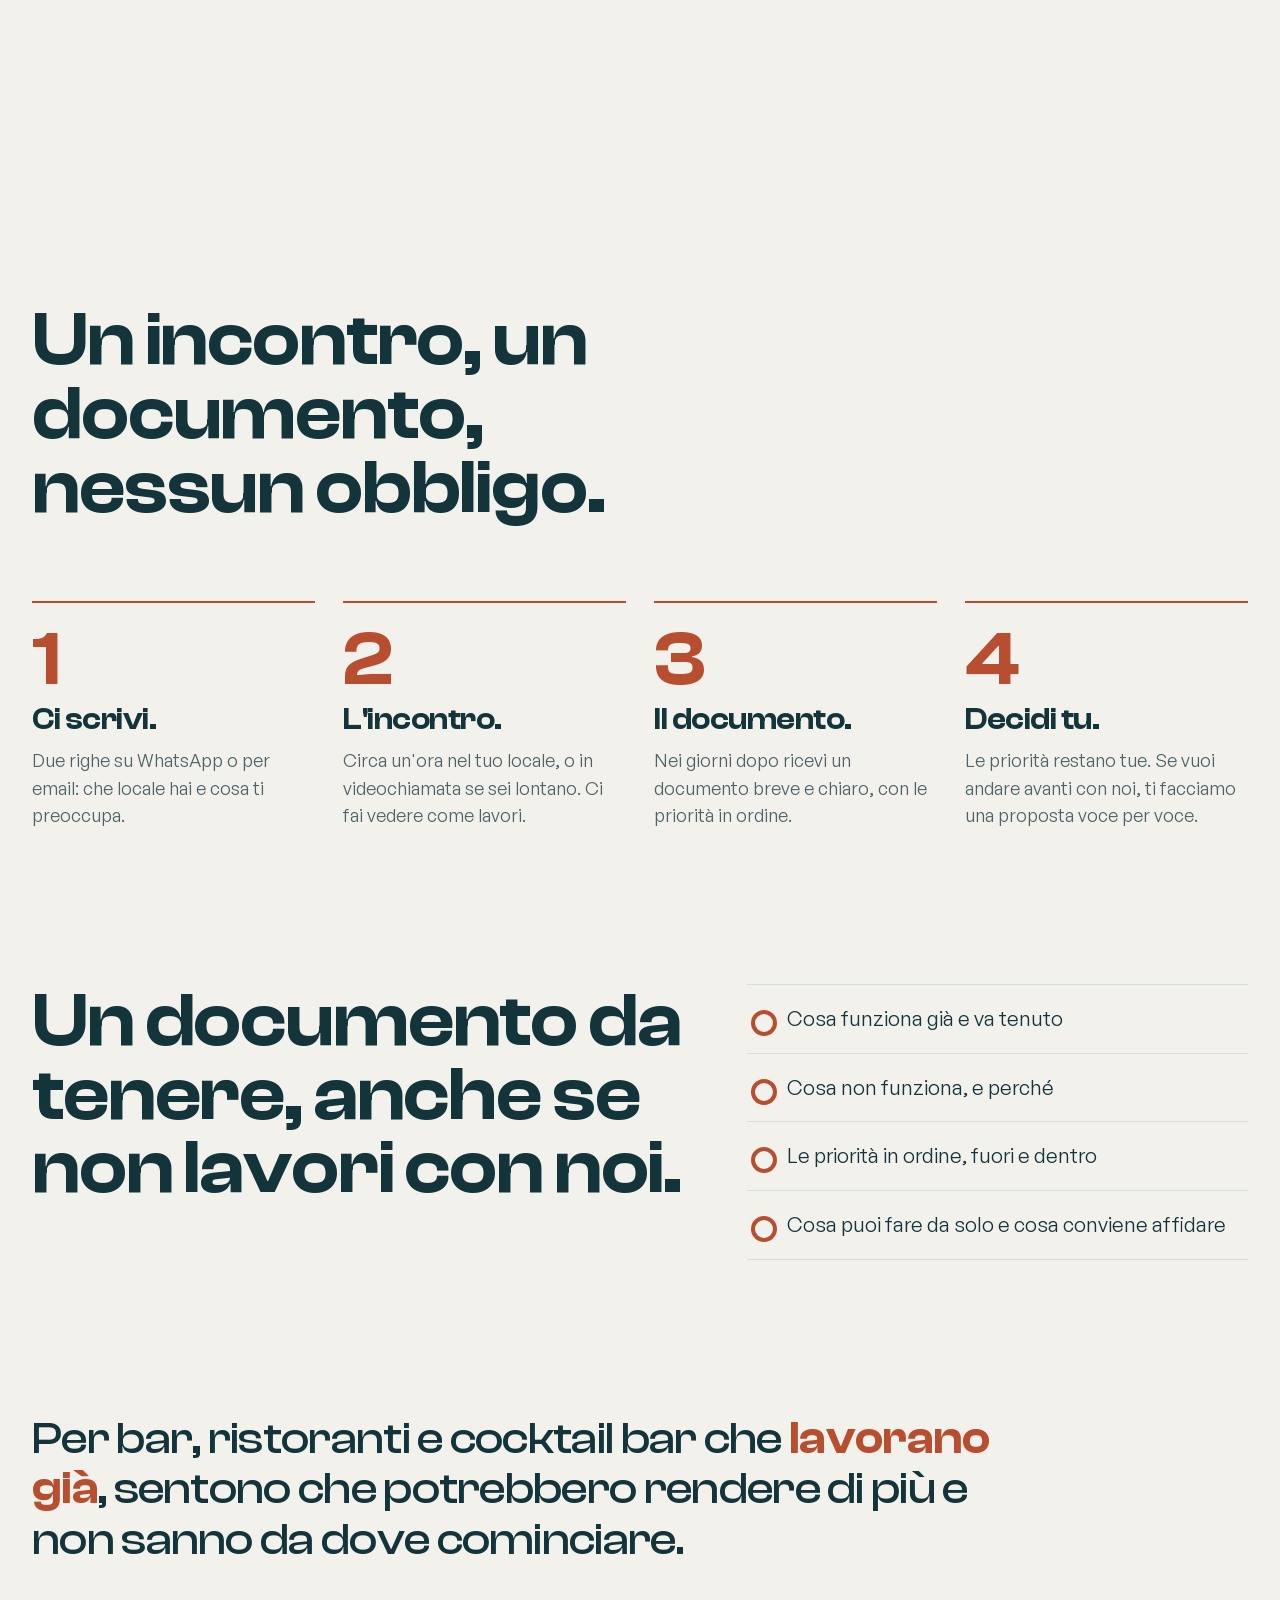
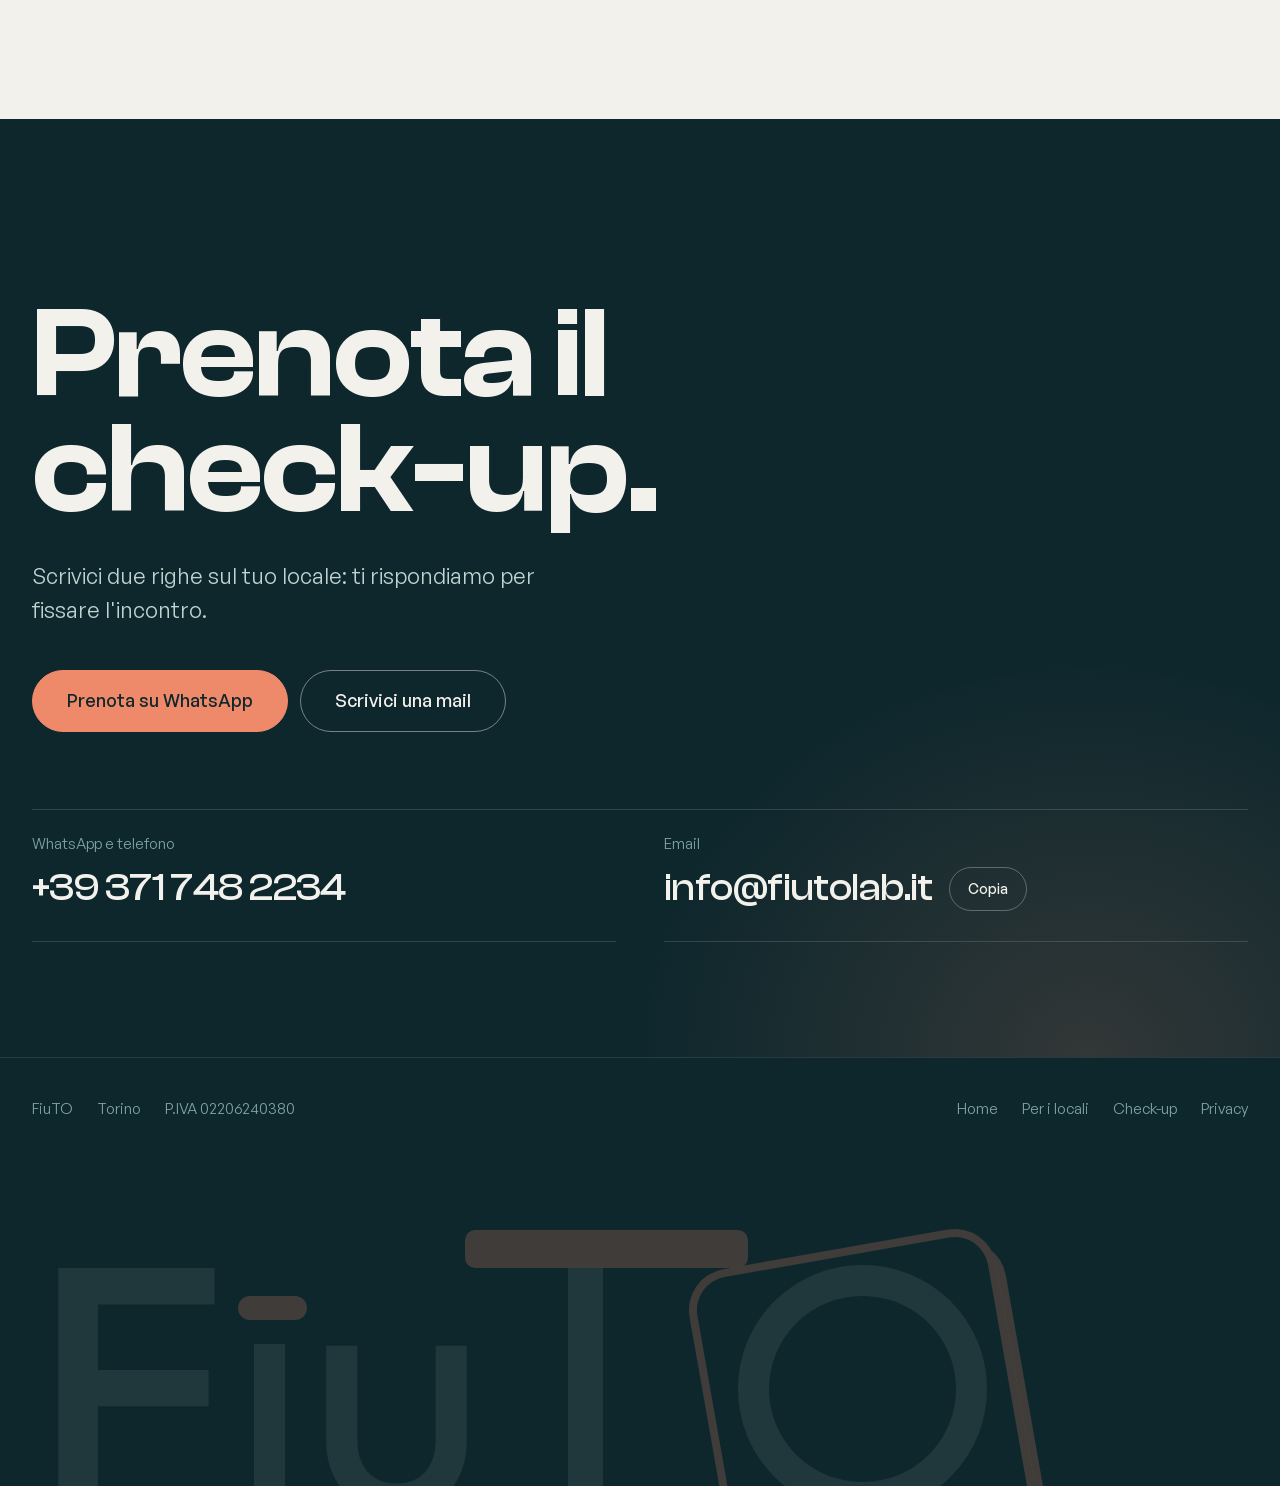
<file: check-up/index.html>
<!doctype html>
<html lang="it">
<head>
<meta charset="utf-8">
<meta name="viewport" content="width=device-width, initial-scale=1, viewport-fit=cover">
<title>Check-up FiuTO · Il primo passo per il tuo locale</title>
<meta name="description" content="Il check-up FiuTO: un incontro nel tuo locale e un documento con le priorità. Cosa funziona, cosa no e da dove partire, fuori e dentro.">
<meta name="robots" content="index, follow">
<link rel="canonical" href="https://fiutolab.it/check-up/">
<link rel="icon" href="/favicon.svg" type="image/svg+xml">
<link rel="apple-touch-icon" href="/apple-touch-icon.png">
<meta name="theme-color" content="#0E272D">
<meta property="og:type" content="website">
<meta property="og:locale" content="it_IT">
<meta property="og:site_name" content="FiuTO">
<meta property="og:title" content="Check-up FiuTO · Prima di spendere, capiamo dove serve">
<meta property="og:description" content="Un incontro nel tuo locale e un documento con le priorità: cosa funziona, cosa no e da dove partire.">
<meta property="og:url" content="https://fiutolab.it/check-up/">
<meta property="og:image" content="https://fiutolab.it/og-image.png">
<meta property="og:image:width" content="1200">
<meta property="og:image:height" content="630">
<meta name="twitter:card" content="summary_large_image">
<link rel="preload" href="/fonts/clash-display.woff2" as="font" type="font/woff2" crossorigin>
<link rel="preload" href="/fonts/general-sans.woff2" as="font" type="font/woff2" crossorigin>
<link rel="preload" href="/fonts/outfit.woff2" as="font" type="font/woff2" crossorigin>
<script>
/* animazioni solo se il sistema non chiede movimento ridotto */
(function (h) {
  if (!window.matchMedia || matchMedia('(prefers-reduced-motion: reduce)').matches) return;
  h.classList.add('anim');
  setTimeout(function () { h.classList.add('go'); }, 4000);
})(document.documentElement);
</script>
<link rel="stylesheet" href="/style.css">
<script data-goatcounter="https://fiutolab.goatcounter.com/count" async src="//gc.zgo.at/count.js"></script>
<script src="/main.js" defer></script>
</head>
<body>
<a class="skip" href="#contenuto">Vai al contenuto</a>

<header class="site-header" id="top">
  <div class="wrap">
    <a class="logo" href="/"><span class="sr-only">FiuTO, vai alla home</span><span class="f" aria-hidden="true">F</span><span class="lg-i" aria-hidden="true"><span class="stem"></span><span class="base"></span><span class="seat"></span></span><span class="u" aria-hidden="true">u</span><span class="lg-t" aria-hidden="true"><span class="stem"></span><span class="plank"></span></span><span class="lg-o" aria-hidden="true"><span class="shadow"></span><span class="mat"></span><span class="ring"></span></span></a>
    <nav class="nav" aria-label="Sezioni">
      <a href="/#servizi">Cosa facciamo</a>
      <a href="/locali/">Locali</a>
      <a href="/check-up/" aria-current="page">Check-up</a>
      <a href="/#domande">Domande</a>
      <a href="#contatti">Contatti</a>
    </nav>
    <div class="header-actions">
      <a class="btn btn-coral btn-sm" href="https://wa.me/393717482234?text=Ciao%20FiuTO%2C%20vorrei%20il%20check-up%20per%20il%20mio%20locale%3A%20" target="_blank" rel="noopener" data-magnetic data-goatcounter-click="WhatsApp · check-up · testata">Scrivici</a>
      <button class="menu-btn" type="button" aria-expanded="false" aria-controls="menu"><span class="menu-icon" aria-hidden="true"></span><span class="menu-label">Menu</span></button>
    </div>
  </div>
</header>

<div class="menu" id="menu" hidden>
  <nav class="wrap" aria-label="Menu">
    <ul class="menu-links">
      <li style="--i:0"><a href="/">Home</a></li>
      <li style="--i:1"><a href="/#servizi">Cosa facciamo</a></li>
      <li style="--i:2"><a href="/locali/">Locali</a></li>
      <li style="--i:3"><a href="/check-up/">Check-up</a></li>
      <li style="--i:4"><a href="/#domande">Domande</a></li>
      <li style="--i:5"><a href="#contatti">Contatti</a></li>
    </ul>
    <ul class="menu-contacts" style="--i:6">
      <li><a href="https://wa.me/393717482234?text=Ciao%20FiuTO%2C%20vorrei%20il%20check-up%20per%20il%20mio%20locale%3A%20" target="_blank" rel="noopener" data-goatcounter-click="WhatsApp · check-up · menu">WhatsApp</a></li>
      <li><a href="tel:+393717482234" data-goatcounter-click="Telefono · check-up · menu">+39 371 748 2234</a></li>
      <li><a href="mailto:info@fiutolab.it" data-goatcounter-click="Email · check-up · menu">info@fiutolab.it</a></li>
    </ul>
  </nav>
</div>

<main id="contenuto" tabindex="-1">
<section class="hero hero-page hero-night" id="hero">
  <div class="hero-light" aria-hidden="true"></div>
  <div class="wrap hero-body">
    <h1 class="hero-title" data-split>Check-up FiuTO.</h1>
    <div class="hero-foot">
      <p class="hero-sub fade" style="--i:5">Un incontro nel tuo locale e un documento con le priorità. Prima di spendere, capiamo dove serve.</p>
      <div class="actions fade" style="--i:6"><a class="btn btn-coral" href="https://wa.me/393717482234?text=Ciao%20FiuTO%2C%20vorrei%20il%20check-up%20per%20il%20mio%20locale%3A%20" target="_blank" rel="noopener" data-magnetic data-goatcounter-click="Check-up · check-up · apertura">Prenota il check-up</a><a class="btn btn-ghost" href="/locali/" data-magnetic data-goatcounter-click="Pagina locali · check-up">Cosa facciamo per i locali</a></div>
    </div>
  </div>
</section>

<section class="section" id="cosa-guardiamo">
  <div class="wrap">
    <div class="section-head">
      <h2 class="h2" data-split>Tutto il locale, non solo i social.</h2>
      <p class="lead">Guardiamo come ti vedono i clienti e come funziona il locale. Spesso il problema di uno sta nell'altro.</p>
    </div>
    <div class="panels panels-light">
      <div class="room">
        <p class="room-tag">Fuori</p>
        <h3>Come ti vedono i clienti.</h3>
        <dl class="svc-list">
          <div><dt>Sito e scheda Google</dt><dd>Se ti trovano, cosa vedono e quanto è facile prenotare.</dd></div>
          <div><dt>Recensioni</dt><dd>Cosa dicono di te e come rispondi.</dd></div>
          <div><dt>Social e contenuti</dt><dd>Cosa pubblichi, per chi, e se porta gente al tavolo.</dd></div>
          <div><dt>Immagine</dt><dd>Insegna, menù, foto: se raccontano il locale che sei.</dd></div>
        </dl>
      </div>
      <div class="room">
        <p class="room-tag">Dentro</p>
        <h3>Come funziona e quanto rende.</h3>
        <dl class="svc-list">
          <div><dt>Scontrino medio e prezzi</dt><dd>Quanto resta davvero su quello che vendi.</dd></div>
          <div><dt>Food e drink cost</dt><dd>Quanto costano piatti e drink, uno per uno.</dd></div>
          <div><dt>Acquisti e fornitori</dt><dd>Cosa paghi, a chi, e se si può spendere meno.</dd></div>
          <div><dt>Organizzazione e personale</dt><dd>Turni, ruoli e tempo perso.</dd></div>
        </dl>
      </div>
    </div>
  </div>
</section>

<section class="section steps-section" id="come-funziona">
  <div class="wrap">
    <div class="section-head">
      <h2 class="h2" data-split>Un incontro, un documento, nessun obbligo.</h2>
    </div>
    <ol class="steps">
      <li><span class="step-n" aria-hidden="true">1</span><h3>Ci scrivi.</h3><p>Due righe su WhatsApp o per email: che locale hai e cosa ti preoccupa.</p></li>
      <li><span class="step-n" aria-hidden="true">2</span><h3>L'incontro.</h3><p>Circa un'ora nel tuo locale, o in videochiamata se sei lontano. Ci fai vedere come lavori.</p></li>
      <li><span class="step-n" aria-hidden="true">3</span><h3>Il documento.</h3><p>Nei giorni dopo ricevi un documento breve e chiaro, con le priorità in ordine.</p></li>
      <li><span class="step-n" aria-hidden="true">4</span><h3>Decidi tu.</h3><p>Le priorità restano tue. Se vuoi andare avanti con noi, ti facciamo una proposta voce per voce.</p></li>
    </ol>
  </div>
</section>

<section class="section receive-section" id="cosa-ricevi">
  <div class="wrap feature">
    <h2 class="h2" data-split>Un documento da tenere, anche se non lavori con noi.</h2>
    <ul class="receive">
      <li>Cosa funziona già e va tenuto</li>
      <li>Cosa non funziona, e perché</li>
      <li>Le priorità in ordine, fuori e dentro</li>
      <li>Cosa puoi fare da solo e cosa conviene affidare</li>
    </ul>
  </div>
</section>

<section class="section for-who-section" id="per-chi">
  <div class="wrap">
    <p class="for-who">Per bar, ristoranti e cocktail bar che <strong>lavorano già</strong>, sentono che potrebbero rendere di più e non sanno da dove cominciare.</p>
  </div>
</section>
<section class="closing" id="contatti">
  <div class="wrap">
    <h2 class="closing-title" data-split>Prenota il check-up.</h2>
    <p class="closing-sub">Scrivici due righe sul tuo locale: ti rispondiamo per fissare l'incontro.</p>
    <div class="actions">
      <a class="btn btn-coral btn-lg" href="https://wa.me/393717482234?text=Ciao%20FiuTO%2C%20vorrei%20il%20check-up%20per%20il%20mio%20locale%3A%20" target="_blank" rel="noopener" data-magnetic data-goatcounter-click="WhatsApp · check-up · chiusura">Prenota su WhatsApp</a>
      <a class="btn btn-ghost btn-lg" href="mailto:info@fiutolab.it?subject=Analisi%20del%20mio%20sito&amp;body=Ciao%20FiuTO%2C%20la%20mia%20attivit%C3%A0%20%C3%A8%E2%80%A6%20%2F%20il%20mio%20sito%20%C3%A8%E2%80%A6" data-magnetic data-goatcounter-click="Email · check-up · chiusura pulsante">Scrivici una mail</a>
    </div>
    <ul class="contact-list">
      <li><span class="k">WhatsApp e telefono</span><a href="tel:+393717482234" data-goatcounter-click="Telefono · check-up · chiusura">+39 371 748 2234</a></li>
      <li><span class="k">Email</span><span class="v"><a href="mailto:info@fiutolab.it" data-goatcounter-click="Email · check-up · chiusura">info@fiutolab.it</a><button class="copy" type="button" data-copy="info@fiutolab.it" data-goatcounter-click="Copia email · check-up">Copia</button></span></li>
    </ul>
  </div>
</section>
</main>

<footer class="site-footer">
  <div class="wrap">
    <div class="footer-row">
      <div class="footer-info"><span>FiuTO</span><span>Torino</span><span>P.IVA 02206240380</span></div>
      <nav aria-label="Altre pagine"><a href="/">Home</a><a href="/locali/">Per i locali</a><a href="/check-up/">Check-up</a><a href="/privacy/">Privacy</a></nav>
    </div>
    <span class="logo footer-mark" aria-hidden="true"><span class="f" aria-hidden="true">F</span><span class="lg-i" aria-hidden="true"><span class="stem"></span><span class="base"></span><span class="seat"></span></span><span class="u" aria-hidden="true">u</span><span class="lg-t" aria-hidden="true"><span class="stem"></span><span class="plank"></span></span><span class="lg-o" aria-hidden="true"><span class="shadow"></span><span class="mat"></span><span class="ring"></span></span></span>
  </div>
</footer>

<a class="wa-float" id="wa-float" href="https://wa.me/393717482234?text=Ciao%20FiuTO%2C%20vorrei%20il%20check-up%20per%20il%20mio%20locale%3A%20" target="_blank" rel="noopener" data-goatcounter-click="WhatsApp · check-up · pulsante fisso"><svg viewBox="0 0 24 24" fill="none" stroke="currentColor" stroke-width="1.8" stroke-linecap="round" stroke-linejoin="round" aria-hidden="true"><path d="M20.5 11.6a8.4 8.4 0 0 1-12.4 7.4L3.5 20.5l1.5-4.4a8.4 8.4 0 1 1 15.5-4.5z"/><path d="M9 8.6c.2-.4.5-.5.8-.5h.5l1 2.2-.6.8a5.6 5.6 0 0 0 2.5 2.5l.8-.6 2.2 1v.5c0 .3-.1.6-.5.8-1.6.9-6.6-2.5-6.7-6.7z"/></svg>Scrivici</a>
</body>
</html>
</file>
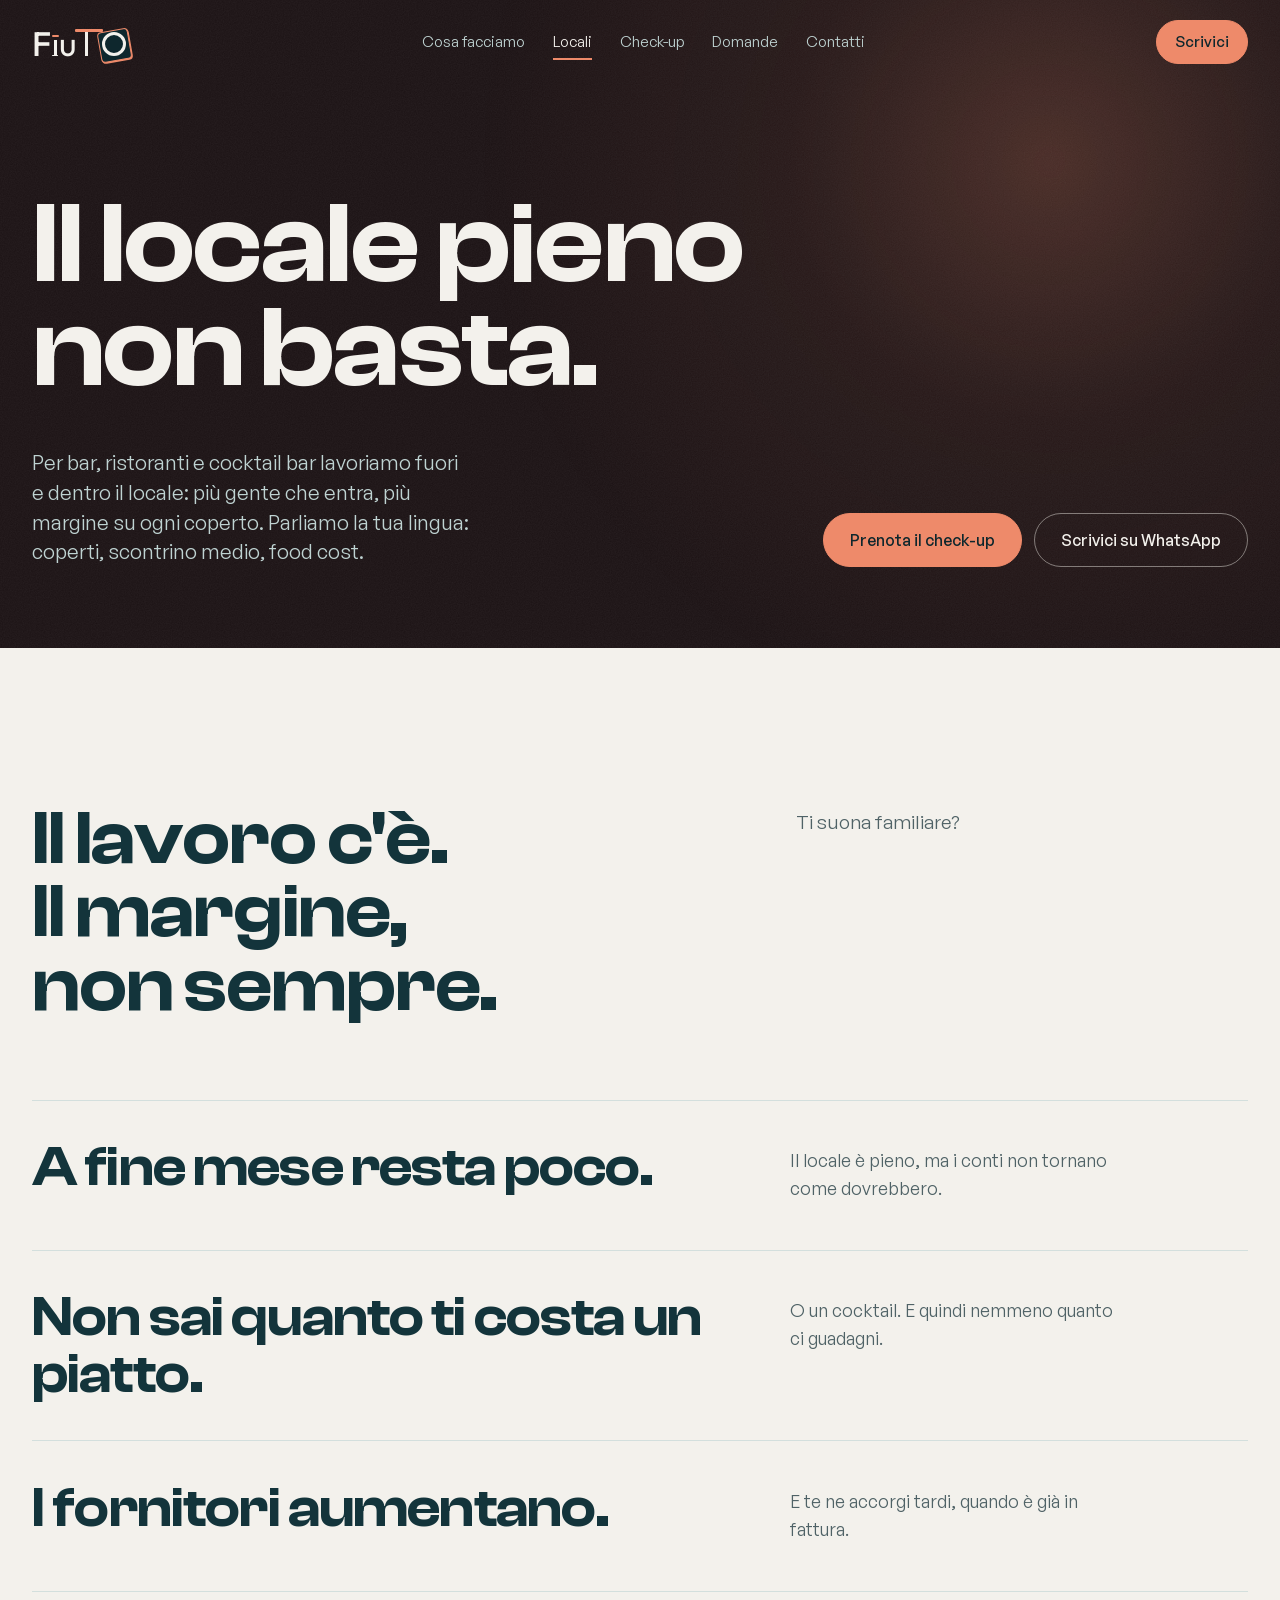
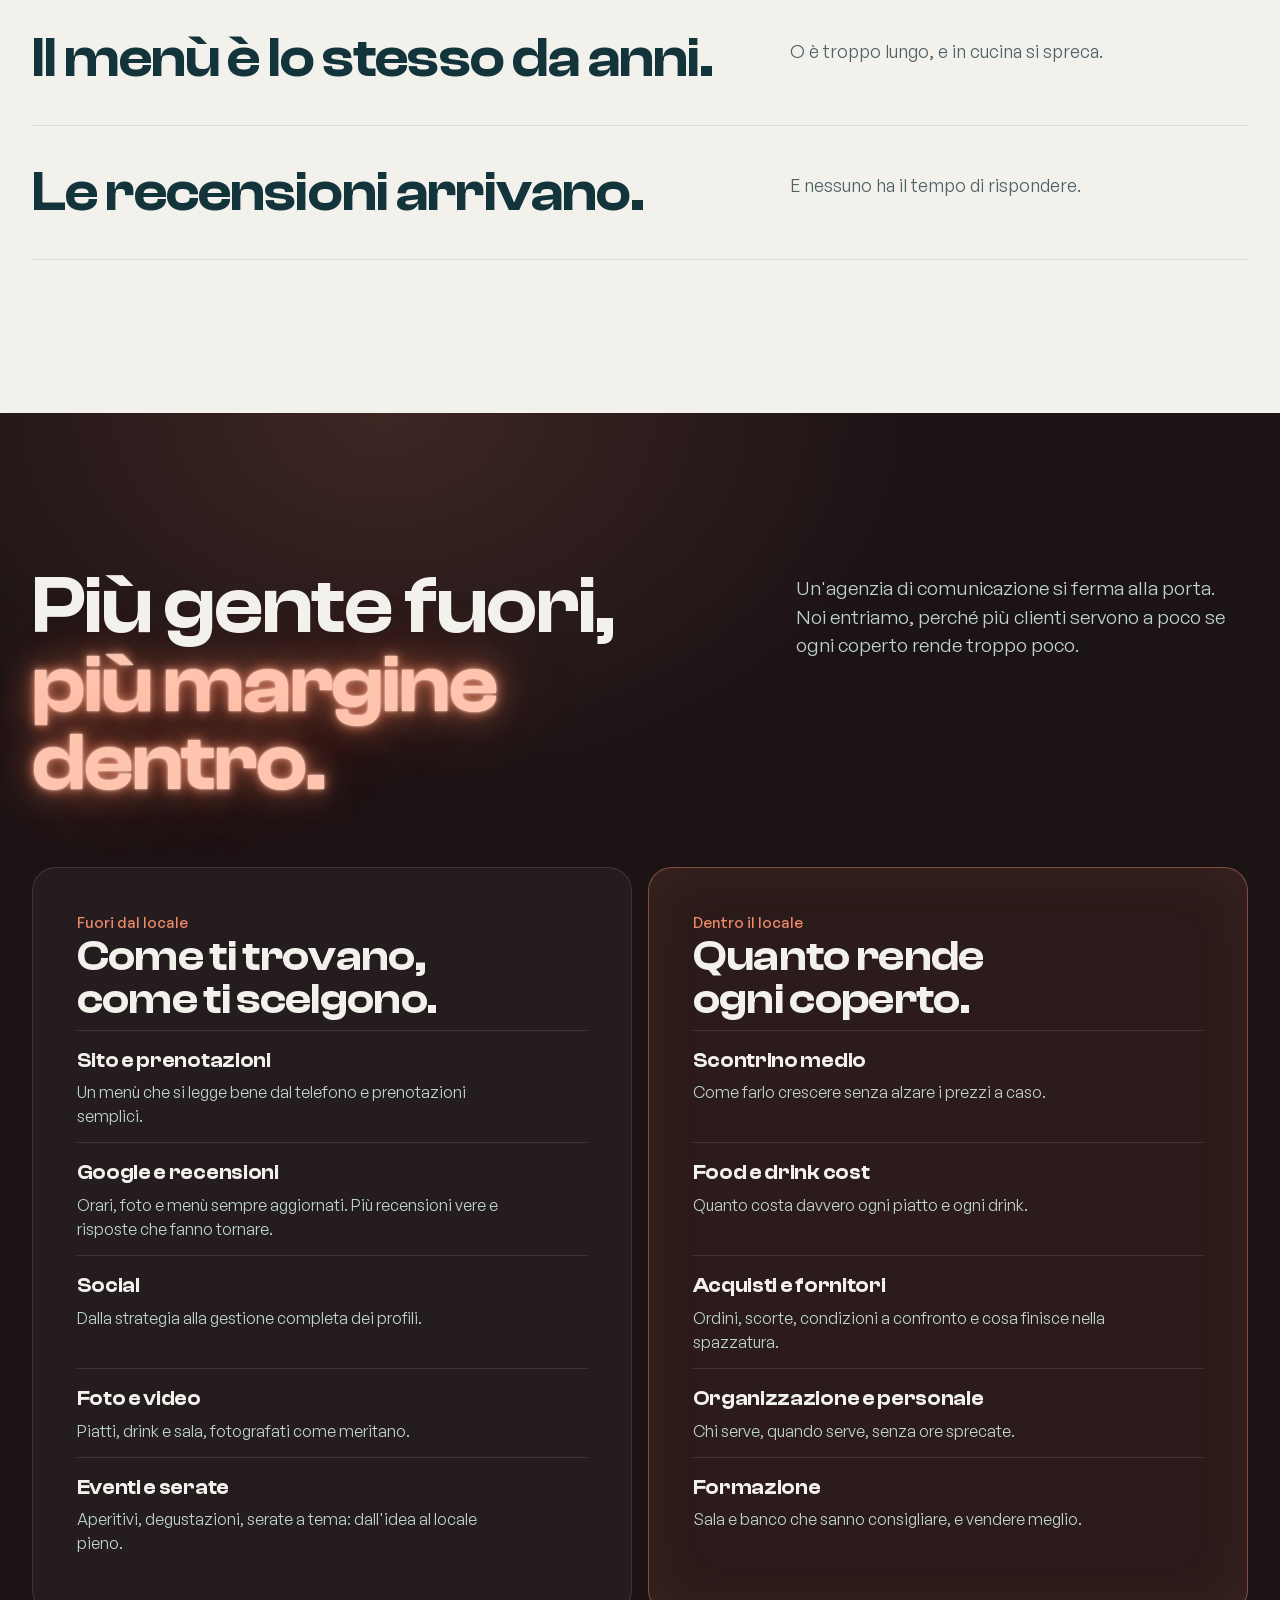
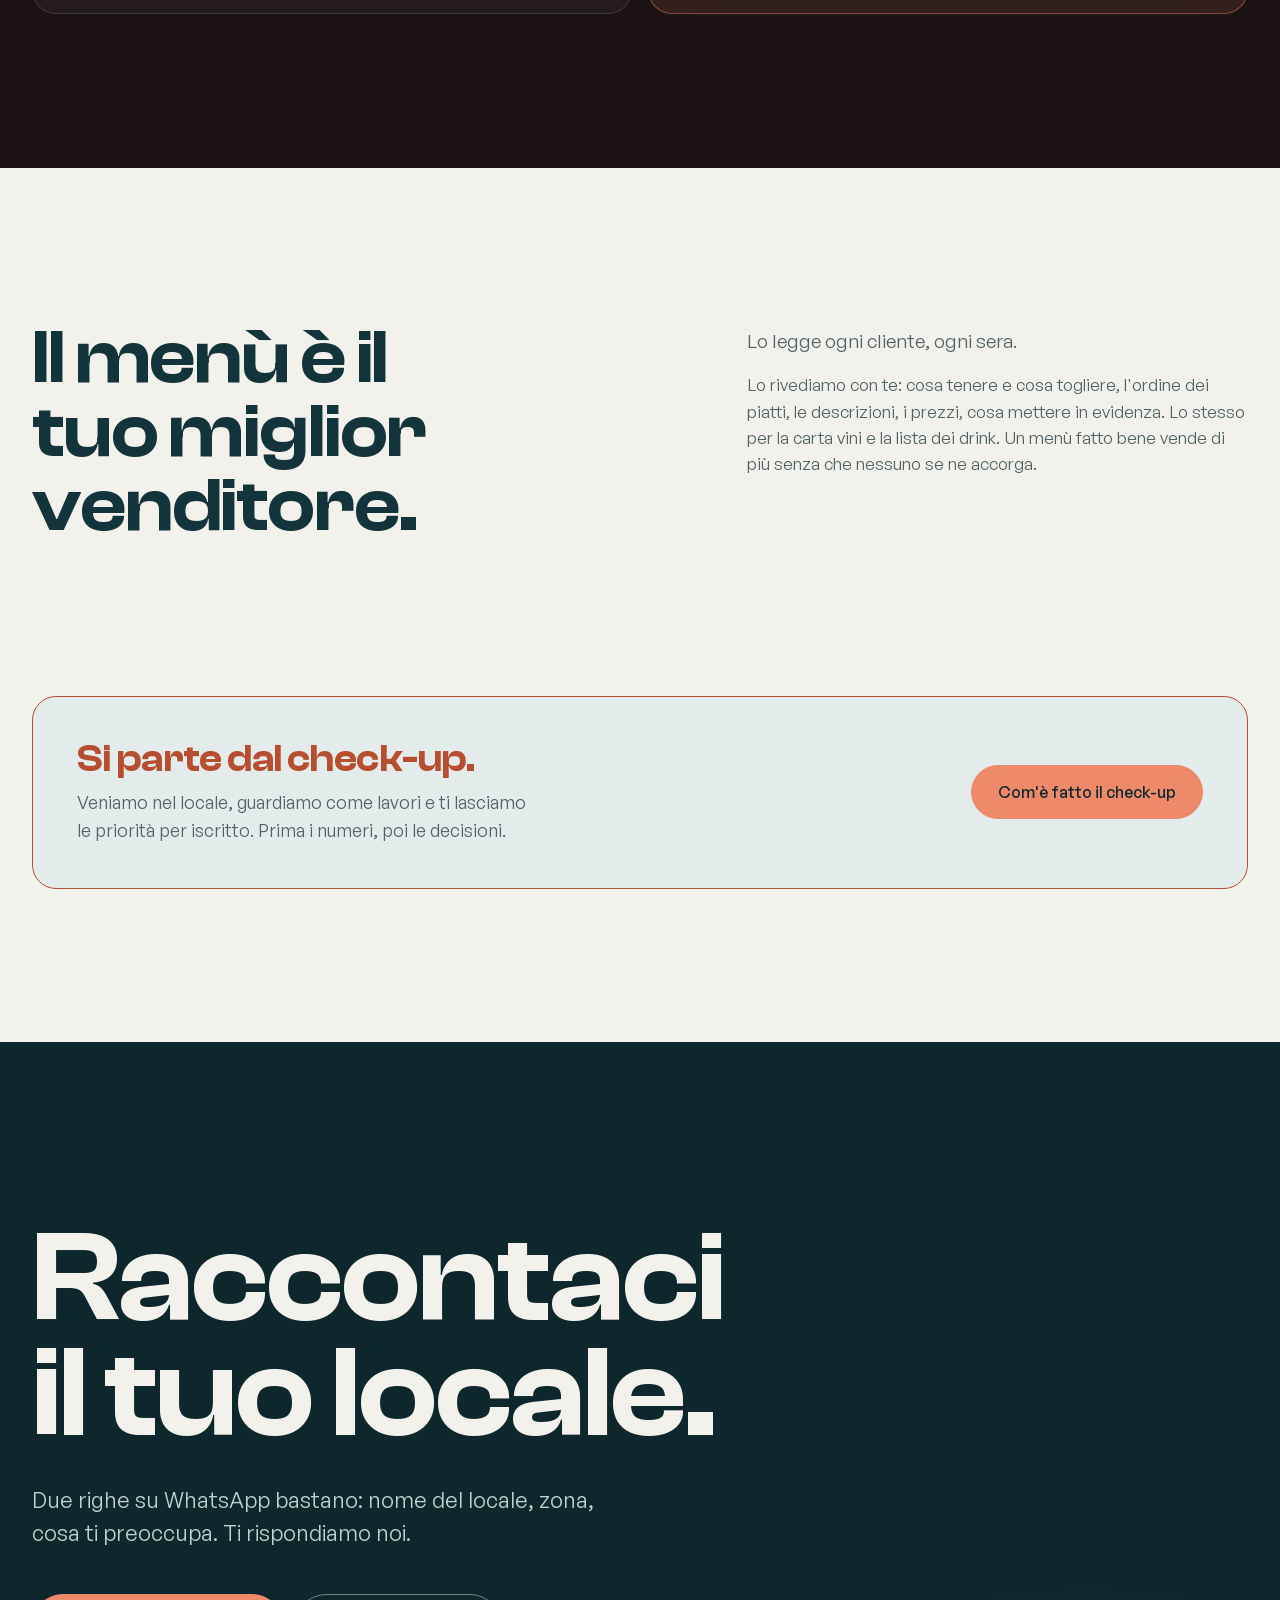
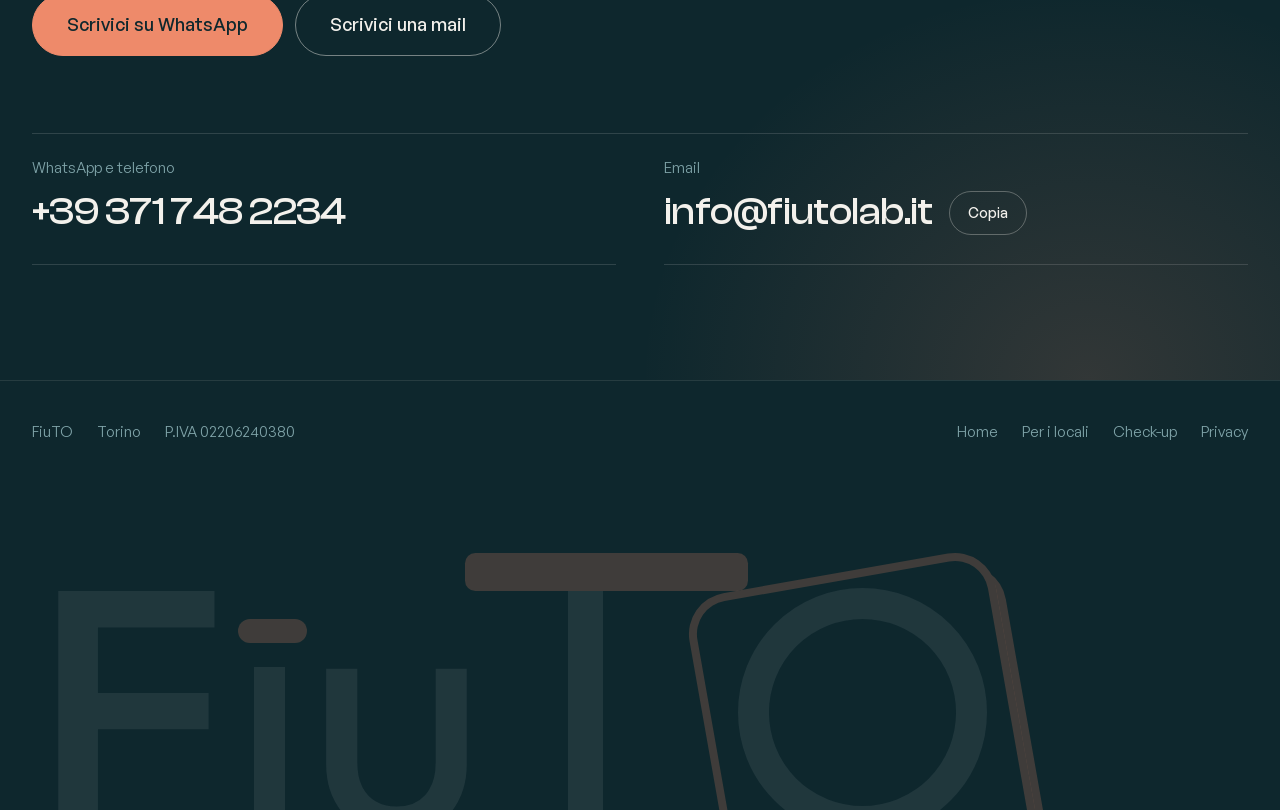
<file: locali/index.html>
<!doctype html>
<html lang="it">
<head>
<meta charset="utf-8">
<meta name="viewport" content="width=device-width, initial-scale=1, viewport-fit=cover">
<title>FiuTO per i locali · Bar, ristoranti e cocktail bar a Torino</title>
<meta name="description" content="Per bar, ristoranti e cocktail bar di Torino: Google, recensioni, social ed eventi fuori; scontrino medio, food e drink cost, fornitori e personale dentro.">
<meta name="robots" content="index, follow">
<link rel="canonical" href="https://fiutolab.it/locali/">
<link rel="icon" href="/favicon.svg" type="image/svg+xml">
<link rel="apple-touch-icon" href="/apple-touch-icon.png">
<meta name="theme-color" content="#0E272D">
<meta property="og:type" content="website">
<meta property="og:locale" content="it_IT">
<meta property="og:site_name" content="FiuTO">
<meta property="og:title" content="FiuTO per i locali · Il locale pieno non basta">
<meta property="og:description" content="Fuori portiamo gente nel tuo locale, dentro lo facciamo rendere: scontrino medio, food e drink cost, fornitori e personale.">
<meta property="og:url" content="https://fiutolab.it/locali/">
<meta property="og:image" content="https://fiutolab.it/og-image.png">
<meta property="og:image:width" content="1200">
<meta property="og:image:height" content="630">
<meta name="twitter:card" content="summary_large_image">
<link rel="preload" href="/fonts/clash-display.woff2" as="font" type="font/woff2" crossorigin>
<link rel="preload" href="/fonts/general-sans.woff2" as="font" type="font/woff2" crossorigin>
<link rel="preload" href="/fonts/outfit.woff2" as="font" type="font/woff2" crossorigin>
<script>
/* animazioni solo se il sistema non chiede movimento ridotto */
(function (h) {
  if (!window.matchMedia || matchMedia('(prefers-reduced-motion: reduce)').matches) return;
  h.classList.add('anim');
  setTimeout(function () { h.classList.add('go'); }, 4000);
})(document.documentElement);
</script>
<link rel="stylesheet" href="/style.css">
<script data-goatcounter="https://fiutolab.goatcounter.com/count" async src="//gc.zgo.at/count.js"></script>
<script src="/main.js" defer></script>
</head>
<body>
<a class="skip" href="#contenuto">Vai al contenuto</a>

<header class="site-header" id="top">
  <div class="wrap">
    <a class="logo" href="/"><span class="sr-only">FiuTO, vai alla home</span><span class="f" aria-hidden="true">F</span><span class="lg-i" aria-hidden="true"><span class="stem"></span><span class="base"></span><span class="seat"></span></span><span class="u" aria-hidden="true">u</span><span class="lg-t" aria-hidden="true"><span class="stem"></span><span class="plank"></span></span><span class="lg-o" aria-hidden="true"><span class="shadow"></span><span class="mat"></span><span class="ring"></span></span></a>
    <nav class="nav" aria-label="Sezioni">
      <a href="/#servizi">Cosa facciamo</a>
      <a href="/locali/" aria-current="page">Locali</a>
      <a href="/check-up/">Check-up</a>
      <a href="/#domande">Domande</a>
      <a href="#contatti">Contatti</a>
    </nav>
    <div class="header-actions">
      <a class="btn btn-coral btn-sm" href="https://wa.me/393717482234?text=Ciao%20FiuTO%2C%20vi%20scrivo%20per%20il%20mio%20locale%3A%20" target="_blank" rel="noopener" data-magnetic data-goatcounter-click="WhatsApp · locali · testata">Scrivici</a>
      <button class="menu-btn" type="button" aria-expanded="false" aria-controls="menu"><span class="menu-icon" aria-hidden="true"></span><span class="menu-label">Menu</span></button>
    </div>
  </div>
</header>

<div class="menu" id="menu" hidden>
  <nav class="wrap" aria-label="Menu">
    <ul class="menu-links">
      <li style="--i:0"><a href="/">Home</a></li>
      <li style="--i:1"><a href="/#servizi">Cosa facciamo</a></li>
      <li style="--i:2"><a href="/locali/">Locali</a></li>
      <li style="--i:3"><a href="/check-up/">Check-up</a></li>
      <li style="--i:4"><a href="/#domande">Domande</a></li>
      <li style="--i:5"><a href="#contatti">Contatti</a></li>
    </ul>
    <ul class="menu-contacts" style="--i:6">
      <li><a href="https://wa.me/393717482234?text=Ciao%20FiuTO%2C%20vi%20scrivo%20per%20il%20mio%20locale%3A%20" target="_blank" rel="noopener" data-goatcounter-click="WhatsApp · locali · menu">WhatsApp</a></li>
      <li><a href="tel:+393717482234" data-goatcounter-click="Telefono · locali · menu">+39 371 748 2234</a></li>
      <li><a href="mailto:info@fiutolab.it" data-goatcounter-click="Email · locali · menu">info@fiutolab.it</a></li>
    </ul>
  </nav>
</div>

<main id="contenuto" tabindex="-1">
<section class="hero hero-page hero-night" id="hero">
  <div class="hero-light" aria-hidden="true"></div>
  <div class="wrap hero-body">
    <h1 class="hero-title" data-split>Il locale pieno non basta.</h1>
    <div class="hero-foot">
      <p class="hero-sub fade" style="--i:5">Per bar, ristoranti e cocktail bar lavoriamo fuori e dentro il locale: più gente che entra, più margine su ogni coperto. Parliamo la tua lingua: coperti, scontrino medio, food cost.</p>
      <div class="actions fade" style="--i:6"><a class="btn btn-coral" href="https://wa.me/393717482234?text=Ciao%20FiuTO%2C%20vorrei%20il%20check-up%20per%20il%20mio%20locale%3A%20" target="_blank" rel="noopener" data-magnetic data-goatcounter-click="Check-up · locali · apertura">Prenota il check-up</a><a class="btn btn-ghost" href="https://wa.me/393717482234?text=Ciao%20FiuTO%2C%20vi%20scrivo%20per%20il%20mio%20locale%3A%20" target="_blank" rel="noopener" data-magnetic data-goatcounter-click="WhatsApp · locali · apertura">Scrivici su WhatsApp</a></div>
    </div>
  </div>
</section>

<section class="section" id="familiare">
  <div class="wrap">
    <div class="section-head">
      <h2 class="h2" data-split>Il lavoro c'è. Il margine, non sempre.</h2>
      <p class="lead">Ti suona familiare?</p>
    </div>
    <ol class="changes-list signals">
      <li><span class="big">A fine mese resta poco.</span><p>Il locale è pieno, ma i conti non tornano come dovrebbero.</p></li>
      <li><span class="big">Non sai quanto ti costa un piatto.</span><p>O un cocktail. E quindi nemmeno quanto ci guadagni.</p></li>
      <li><span class="big">I fornitori aumentano.</span><p>E te ne accorgi tardi, quando è già in fattura.</p></li>
      <li><span class="big">Il menù è lo stesso da anni.</span><p>O è troppo lungo, e in cucina si spreca.</p></li>
      <li><span class="big">Le recensioni arrivano.</span><p>E nessuno ha il tempo di rispondere.</p></li>
    </ol>
  </div>
</section>

<section class="night" id="cosa-facciamo">
  <div class="wrap night-head">
    <h2 class="h2 neon-title"><span data-split>Più gente fuori,</span> <span class="neon">più margine dentro.</span></h2>
    <p class="lead">Un'agenzia di comunicazione si ferma alla porta. Noi entriamo, perché più clienti servono a poco se ogni coperto rende troppo poco.</p>
  </div>
  <div class="wrap">
    <div class="panels">
      <div class="room room-out">
        <p class="room-tag">Fuori dal locale</p>
        <h3>Come ti trovano, come ti scelgono.</h3>
        <dl class="svc-list">
          <div><dt>Sito e prenotazioni</dt><dd>Un menù che si legge bene dal telefono e prenotazioni semplici.</dd></div>
          <div><dt>Google e recensioni</dt><dd>Orari, foto e menù sempre aggiornati. Più recensioni vere e risposte che fanno tornare.</dd></div>
          <div><dt>Social</dt><dd>Dalla strategia alla gestione completa dei profili.</dd></div>
          <div><dt>Foto e video</dt><dd>Piatti, drink e sala, fotografati come meritano.</dd></div>
          <div><dt>Eventi e serate</dt><dd>Aperitivi, degustazioni, serate a tema: dall'idea al locale pieno.</dd></div>
        </dl>
      </div>
      <div class="room room-in">
        <p class="room-tag">Dentro il locale</p>
        <h3>Quanto rende ogni coperto.</h3>
        <dl class="svc-list">
          <div><dt>Scontrino medio</dt><dd>Come farlo crescere senza alzare i prezzi a caso.</dd></div>
          <div><dt>Food e drink cost</dt><dd>Quanto costa davvero ogni piatto e ogni drink.</dd></div>
          <div><dt>Acquisti e fornitori</dt><dd>Ordini, scorte, condizioni a confronto e cosa finisce nella spazzatura.</dd></div>
          <div><dt>Organizzazione e personale</dt><dd>Chi serve, quando serve, senza ore sprecate.</dd></div>
          <div><dt>Formazione</dt><dd>Sala e banco che sanno consigliare, e vendere meglio.</dd></div>
        </dl>
      </div>
    </div>
  </div>
</section>

<section class="section" id="menu-vini">
  <div class="wrap feature">
    <h2 class="h2" data-split>Il menù è il tuo miglior venditore.</h2>
    <div class="feature-text">
      <p class="lead">Lo legge ogni cliente, ogni sera.</p>
      <p>Lo rivediamo con te: cosa tenere e cosa togliere, l'ordine dei piatti, le descrizioni, i prezzi, cosa mettere in evidenza. Lo stesso per la carta vini e la lista dei drink. Un menù fatto bene vende di più senza che nessuno se ne accorga.</p>
    </div>
  </div>
</section>

<section class="section start-section" id="da-dove">
  <div class="wrap">
    <div class="checkup-card checkup-light">
      <div>
        <h3>Si parte dal check-up.</h3>
        <p>Veniamo nel locale, guardiamo come lavori e ti lasciamo le priorità per iscritto. Prima i numeri, poi le decisioni.</p>
      </div>
      <div class="actions">
        <a class="btn btn-coral" href="/check-up/" data-magnetic data-goatcounter-click="Check-up · locali · scheda">Com'è fatto il check-up</a>
      </div>
    </div>
  </div>
</section>
<section class="closing" id="contatti">
  <div class="wrap">
    <h2 class="closing-title" data-split>Raccontaci il tuo locale.</h2>
    <p class="closing-sub">Due righe su WhatsApp bastano: nome del locale, zona, cosa ti preoccupa. Ti rispondiamo noi.</p>
    <div class="actions">
      <a class="btn btn-coral btn-lg" href="https://wa.me/393717482234?text=Ciao%20FiuTO%2C%20vi%20scrivo%20per%20il%20mio%20locale%3A%20" target="_blank" rel="noopener" data-magnetic data-goatcounter-click="WhatsApp · locali · chiusura">Scrivici su WhatsApp</a>
      <a class="btn btn-ghost btn-lg" href="mailto:info@fiutolab.it?subject=Analisi%20del%20mio%20sito&amp;body=Ciao%20FiuTO%2C%20la%20mia%20attivit%C3%A0%20%C3%A8%E2%80%A6%20%2F%20il%20mio%20sito%20%C3%A8%E2%80%A6" data-magnetic data-goatcounter-click="Email · locali · chiusura pulsante">Scrivici una mail</a>
    </div>
    <ul class="contact-list">
      <li><span class="k">WhatsApp e telefono</span><a href="tel:+393717482234" data-goatcounter-click="Telefono · locali · chiusura">+39 371 748 2234</a></li>
      <li><span class="k">Email</span><span class="v"><a href="mailto:info@fiutolab.it" data-goatcounter-click="Email · locali · chiusura">info@fiutolab.it</a><button class="copy" type="button" data-copy="info@fiutolab.it" data-goatcounter-click="Copia email · locali">Copia</button></span></li>
    </ul>
  </div>
</section>
</main>

<footer class="site-footer">
  <div class="wrap">
    <div class="footer-row">
      <div class="footer-info"><span>FiuTO</span><span>Torino</span><span>P.IVA 02206240380</span></div>
      <nav aria-label="Altre pagine"><a href="/">Home</a><a href="/locali/">Per i locali</a><a href="/check-up/">Check-up</a><a href="/privacy/">Privacy</a></nav>
    </div>
    <span class="logo footer-mark" aria-hidden="true"><span class="f" aria-hidden="true">F</span><span class="lg-i" aria-hidden="true"><span class="stem"></span><span class="base"></span><span class="seat"></span></span><span class="u" aria-hidden="true">u</span><span class="lg-t" aria-hidden="true"><span class="stem"></span><span class="plank"></span></span><span class="lg-o" aria-hidden="true"><span class="shadow"></span><span class="mat"></span><span class="ring"></span></span></span>
  </div>
</footer>

<a class="wa-float" id="wa-float" href="https://wa.me/393717482234?text=Ciao%20FiuTO%2C%20vi%20scrivo%20per%20il%20mio%20locale%3A%20" target="_blank" rel="noopener" data-goatcounter-click="WhatsApp · locali · pulsante fisso"><svg viewBox="0 0 24 24" fill="none" stroke="currentColor" stroke-width="1.8" stroke-linecap="round" stroke-linejoin="round" aria-hidden="true"><path d="M20.5 11.6a8.4 8.4 0 0 1-12.4 7.4L3.5 20.5l1.5-4.4a8.4 8.4 0 1 1 15.5-4.5z"/><path d="M9 8.6c.2-.4.5-.5.8-.5h.5l1 2.2-.6.8a5.6 5.6 0 0 0 2.5 2.5l.8-.6 2.2 1v.5c0 .3-.1.6-.5.8-1.6.9-6.6-2.5-6.7-6.7z"/></svg>Scrivici</a>
</body>
</html>
</file>
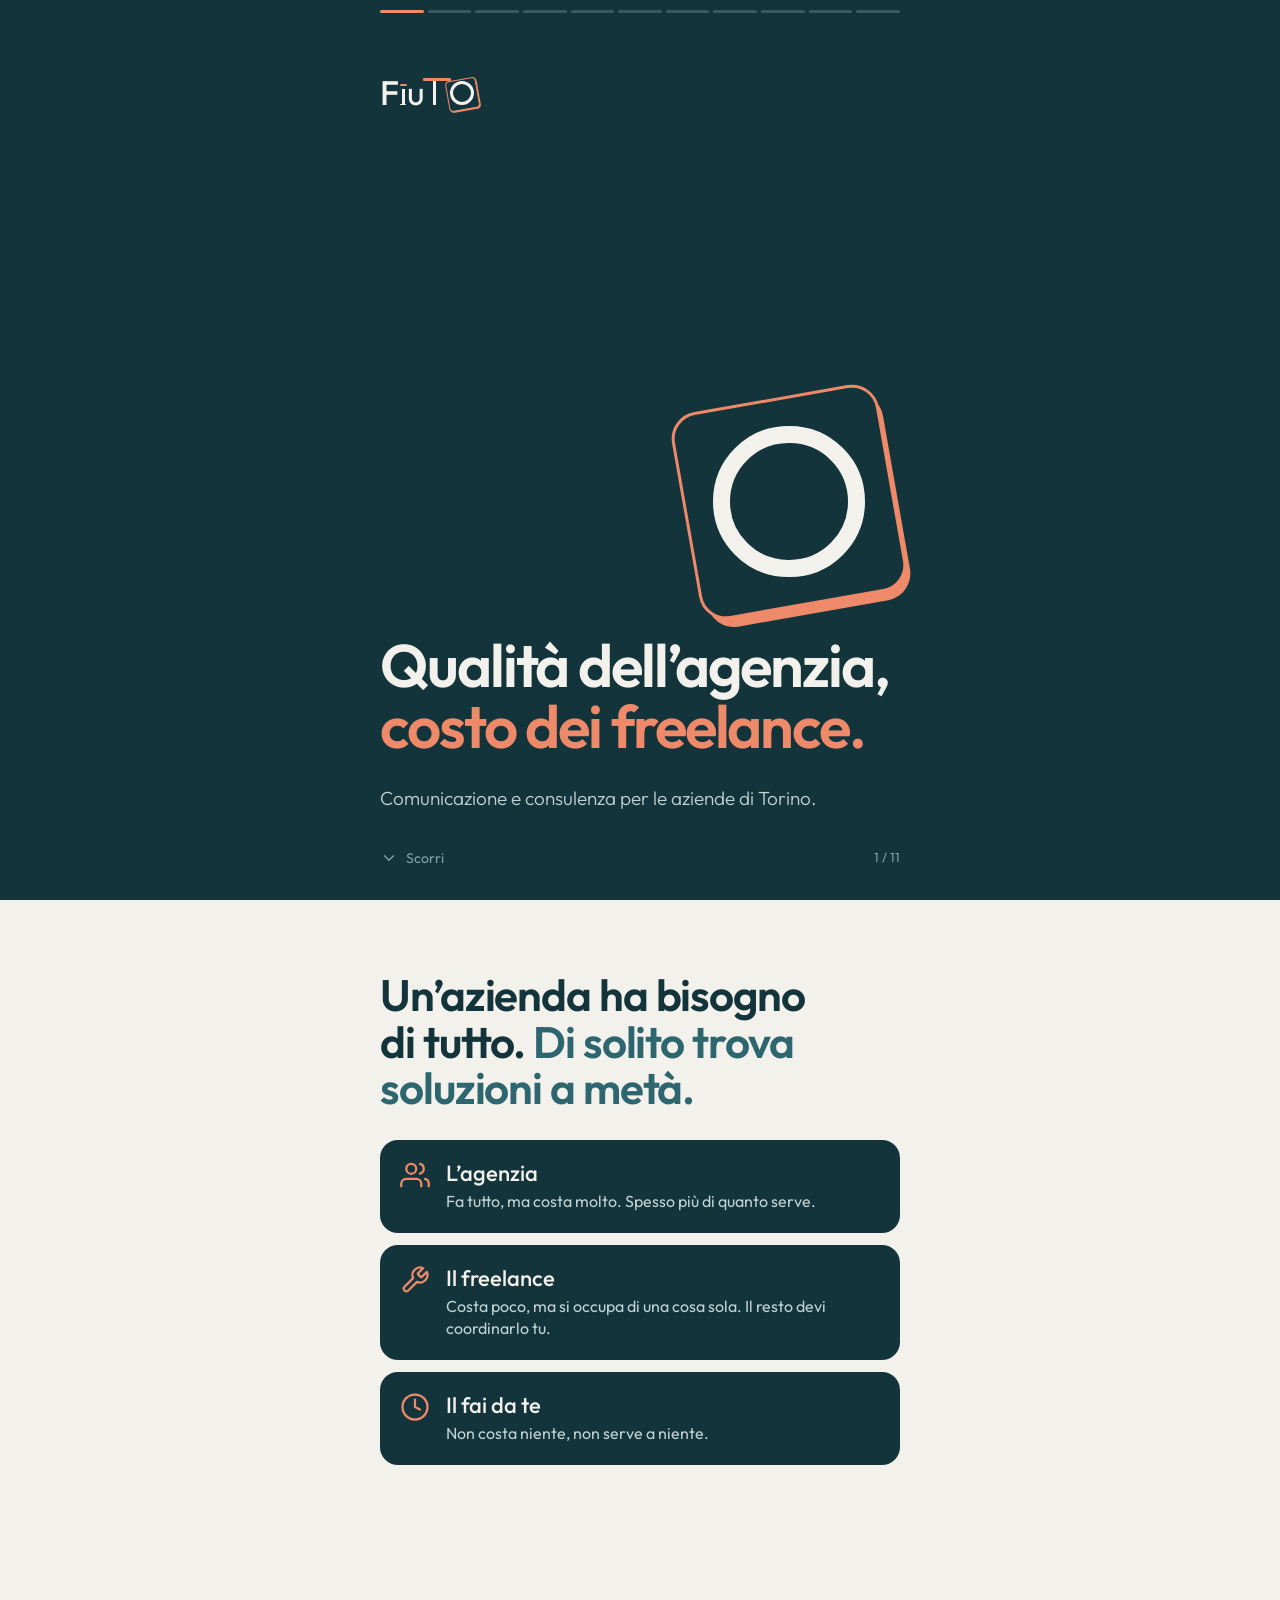
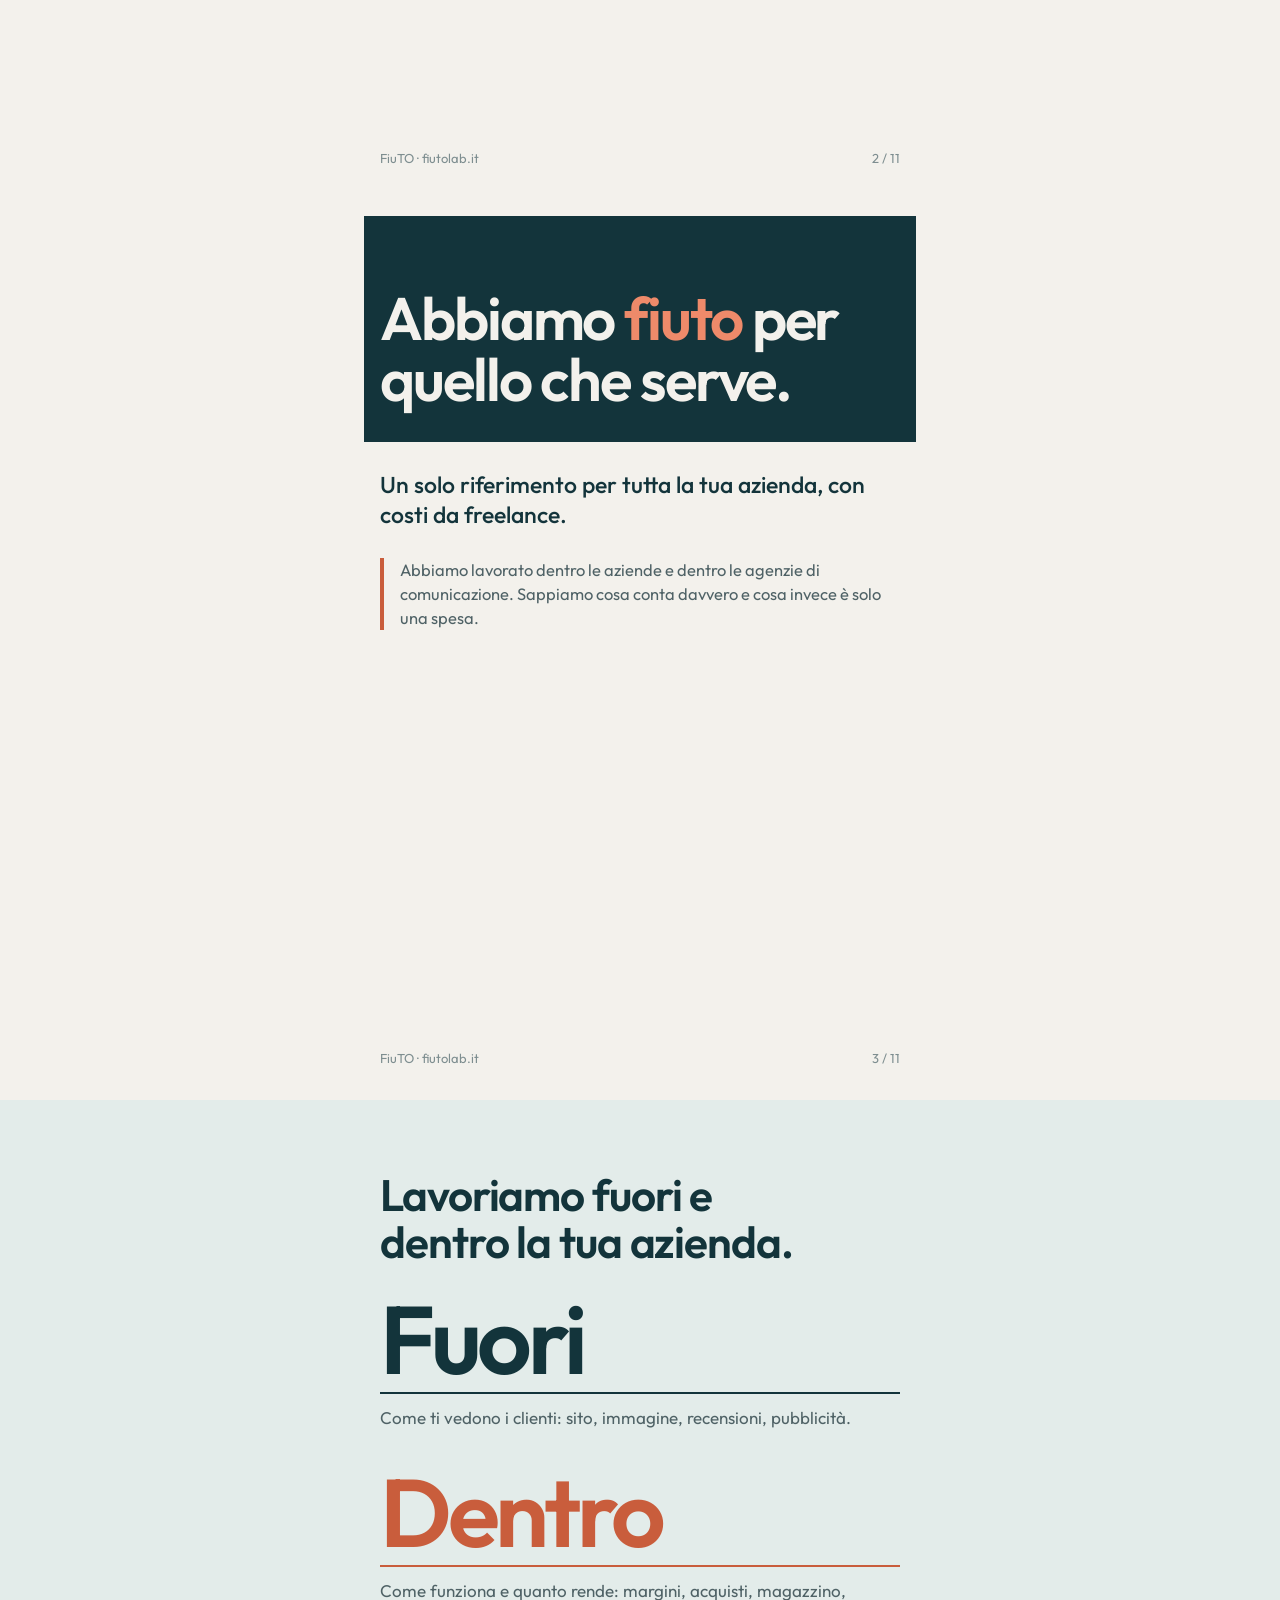
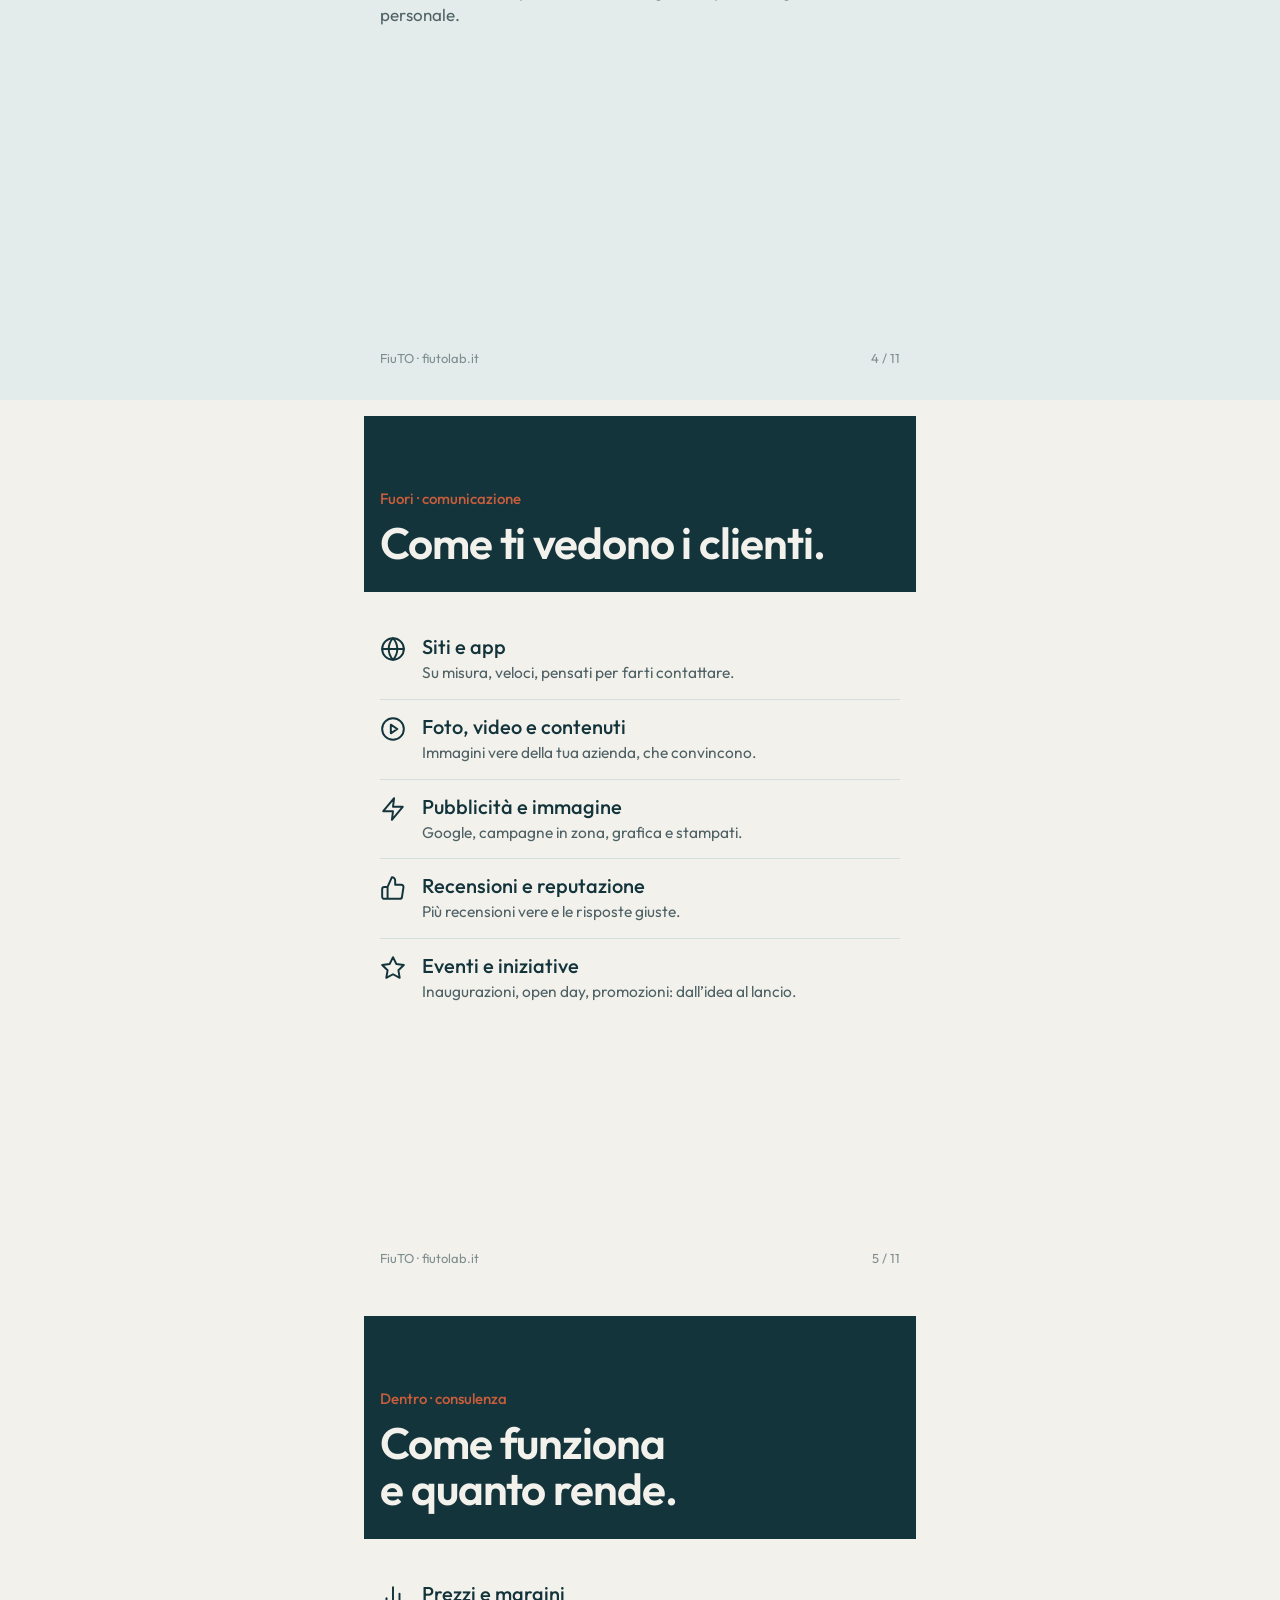
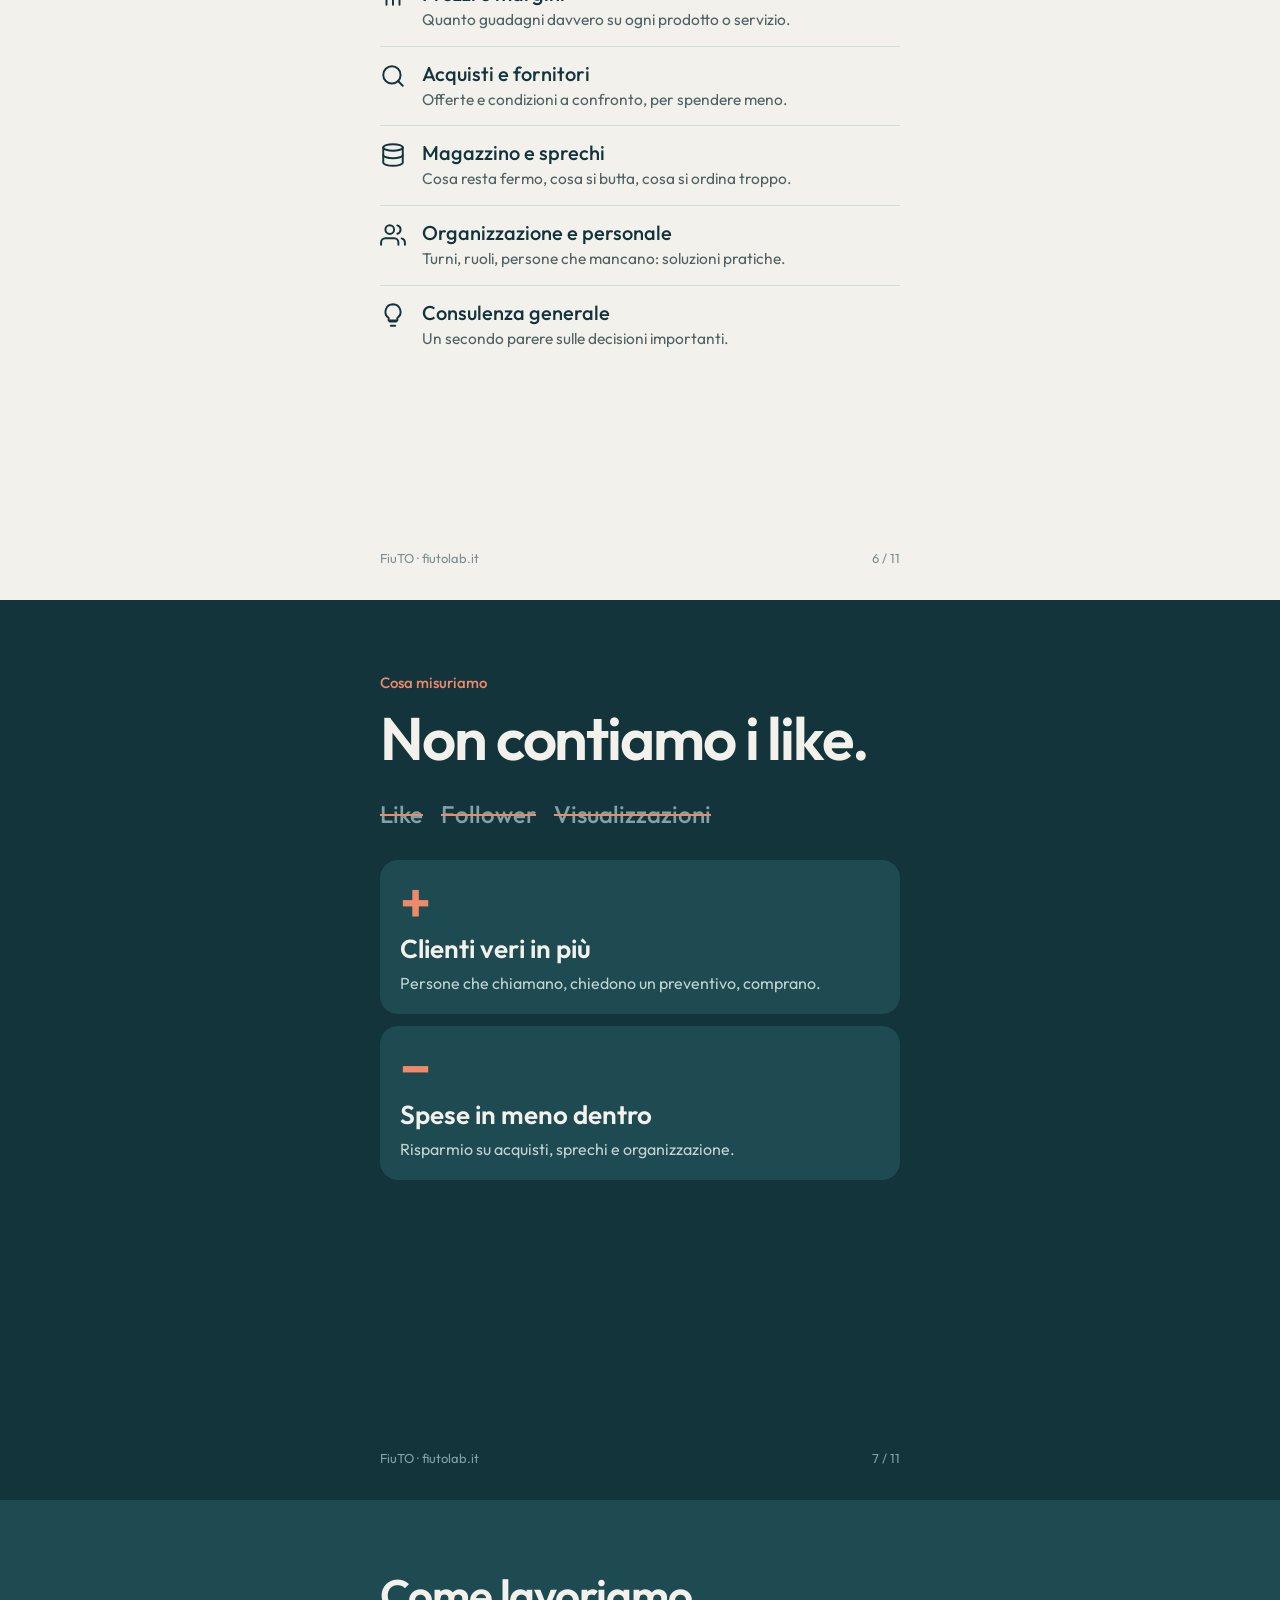
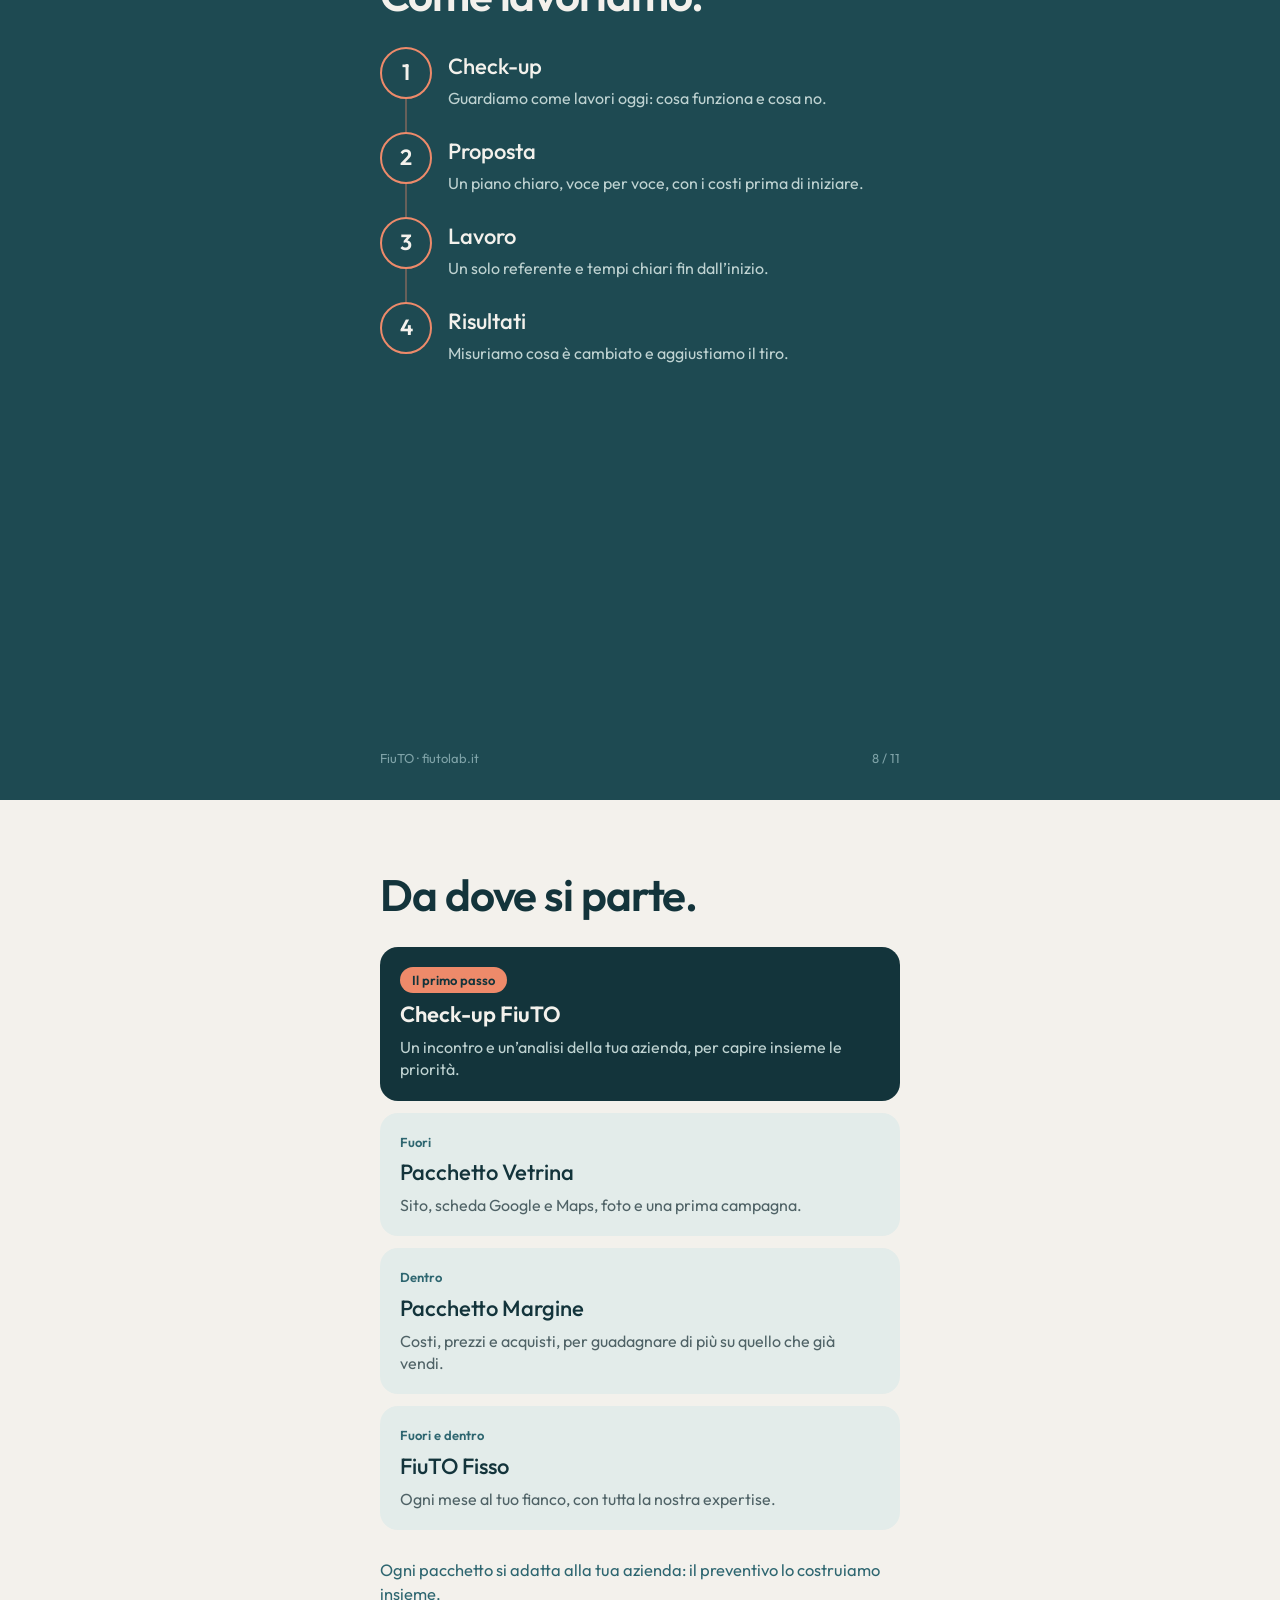
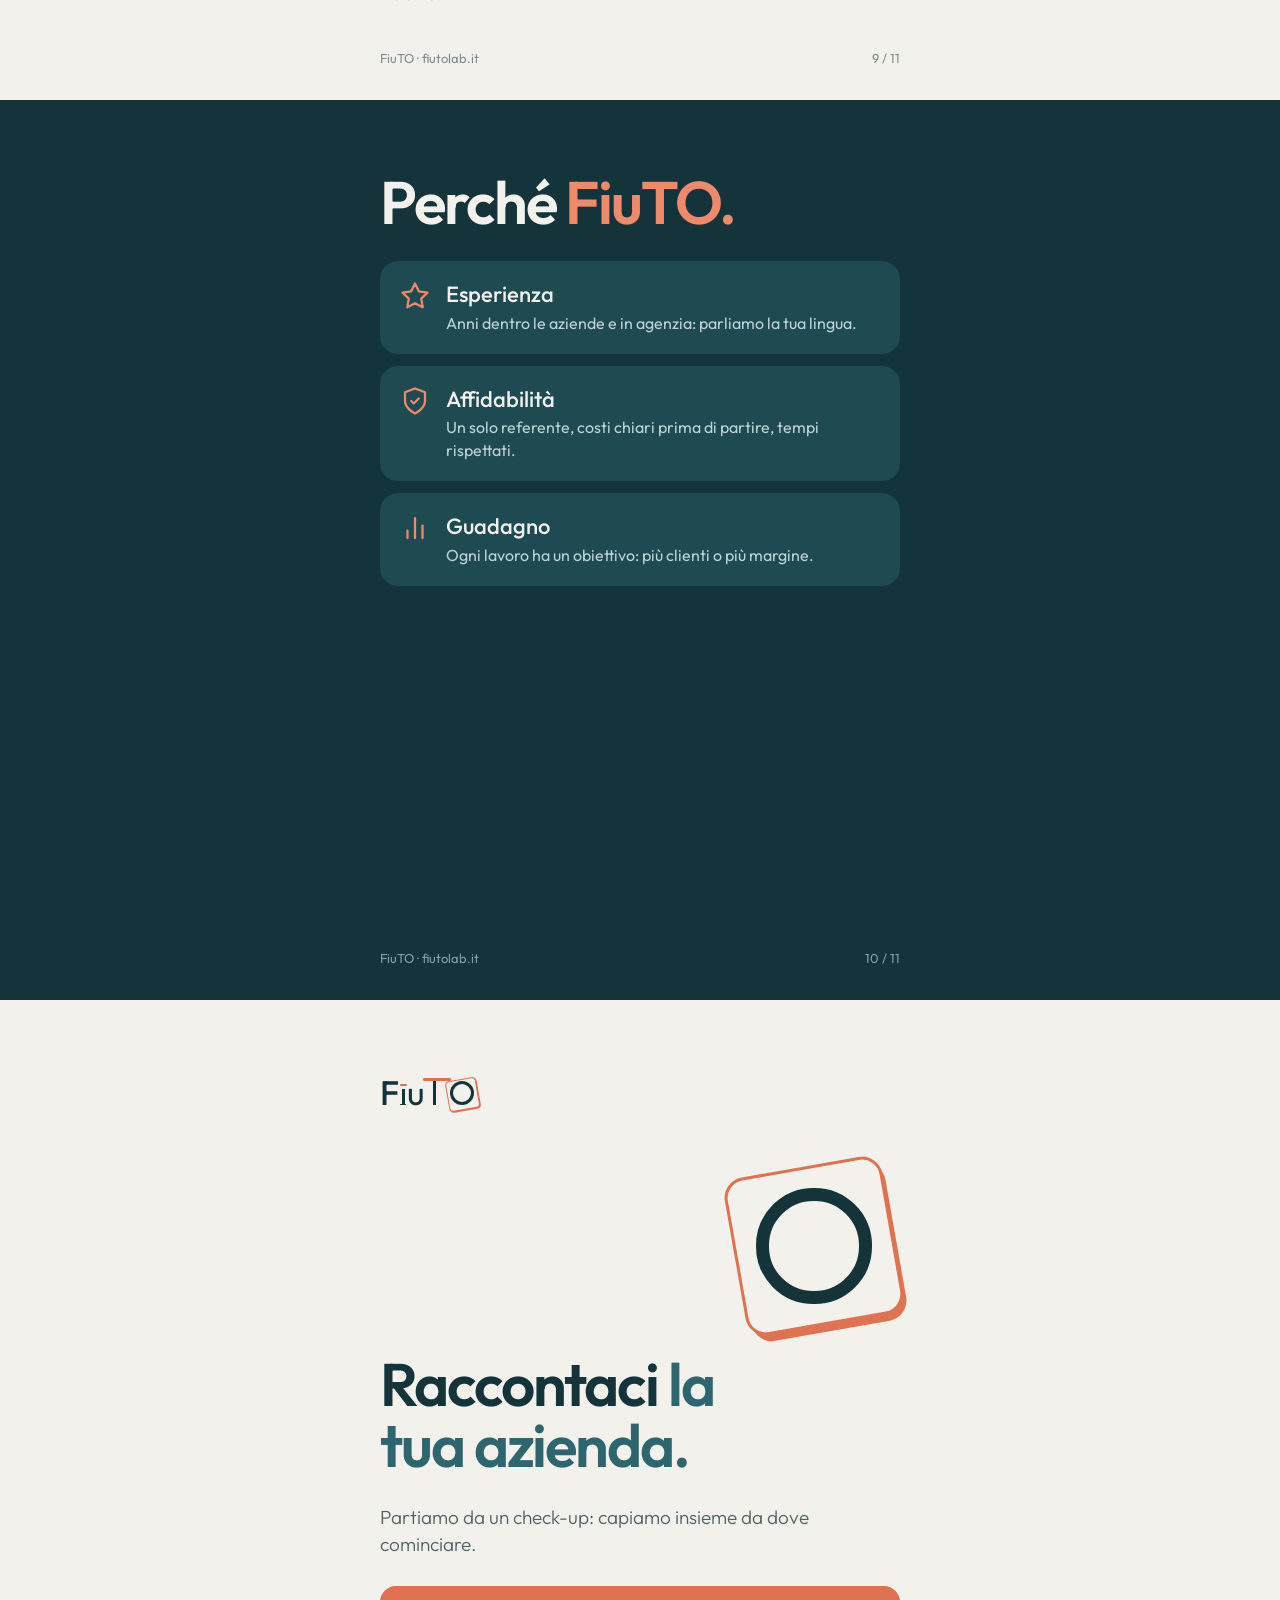
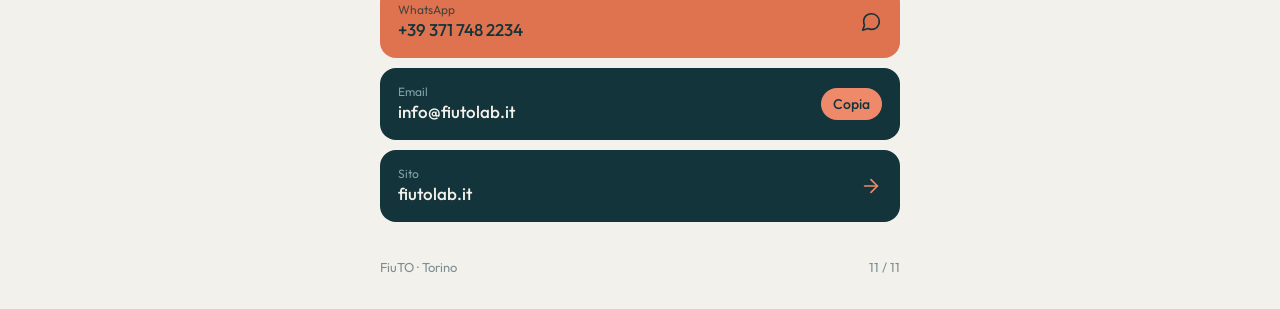
<file: presentazione/index.html>
<!doctype html>
<html lang="it">
<head>
<meta charset="utf-8">
<meta name="viewport" content="width=device-width, initial-scale=1, viewport-fit=cover">
<title>Presentazione FiuTO</title>
<meta name="description" content="FiuTO: comunicazione e consulenza per le aziende di Torino. Qualità dell'agenzia, costo dei freelance.">
<meta name="robots" content="noindex, nofollow">
<link rel="icon" href="/favicon.svg" type="image/svg+xml">
<link rel="apple-touch-icon" href="/apple-touch-icon.png">
<meta name="theme-color" content="#13343B">
<meta property="og:type" content="website">
<meta property="og:locale" content="it_IT">
<meta property="og:site_name" content="FiuTO">
<meta property="og:title" content="Presentazione FiuTO">
<meta property="og:description" content="Qualità dell'agenzia, costo dei freelance. Comunicazione e consulenza per le aziende di Torino.">
<meta property="og:url" content="https://fiutolab.it/presentazione/">
<meta property="og:image" content="https://fiutolab.it/og-image.png">
<meta property="og:image:width" content="1200">
<meta property="og:image:height" content="630">
<meta name="twitter:card" content="summary_large_image">
<link rel="preconnect" href="https://fonts.bunny.net">
<link href="https://fonts.bunny.net/css?family=outfit:300,400,500,600&display=swap" rel="stylesheet">
<style>:root{padding-top:0;padding-bottom:env(safe-area-inset-bottom,0px)}</style>
<style>
/* Layout: una slide verticale per schermata, petrolio e crema alternati, si scorre col pollice. Un solo look di marca, uguale in tema chiaro e scuro. */
:root {
  --petrol: #13343B;
  --petrol-2: #1E4A52;
  --crema: #F3F1EC;
  --crema-2: #E3ECEA;
  --line: #D3DFDD;
  --muted: #4F6266;
  --on-petrol-muted: #BFD3D2;
  --on-petrol-faint: #7FA3A8;
  --teal-text: #2E6670;
  --coral: #EE8A6A;
  --coral-strong: #E0734F;
  --coral-deep: #C95D3C;
  --font: 'Outfit', 'Avenir Next', 'Segoe UI', system-ui, sans-serif;
  color-scheme: light;
  scroll-snap-type: y proximity;
  scroll-behavior: smooth;
}
@media (prefers-reduced-motion: reduce) { :root { scroll-behavior: auto; } }
* { box-sizing: border-box; }
html { background: var(--petrol); }
body { margin: 0; background: var(--petrol); color: var(--petrol); font-family: var(--font); font-size: 17px; line-height: 1.45; -webkit-font-smoothing: antialiased; }
h1, h2, h3, p { margin: 0; }
h1, h2 { text-wrap: balance; font-weight: 600; letter-spacing: -0.025em; }
a { color: inherit; }
a:focus-visible, button:focus-visible { outline: 2px solid var(--coral); outline-offset: 3px; border-radius: 6px; }

/* Progresso */
.progress { position: fixed; top: 0; left: 0; right: 0; z-index: 20; padding-top: env(safe-area-inset-top, 0px); padding-left: max(16px, env(safe-area-inset-left, 0px)); padding-right: max(16px, env(safe-area-inset-right, 0px)); pointer-events: none; }
.progress-track { display: flex; gap: 4px; max-width: 520px; margin: 10px auto 0; }
.progress-track span { flex: 1; height: 3px; border-radius: 3px; background: rgba(127,163,168,.35); transition: background .25s; }
.progress-track span.on { background: var(--coral); }

/* Slide */
.slide { min-height: 100svh; scroll-snap-align: start; display: flex; padding-left: max(16px, env(safe-area-inset-left, 0px)); padding-right: max(16px, env(safe-area-inset-right, 0px)); }
.slide > .in { width: 100%; max-width: 520px; margin: 0 auto; padding-block: 56px 28px; display: flex; flex-direction: column; gap: 28px; }
.petrol { background: var(--petrol); color: var(--crema); }
.crema { background: var(--crema); color: var(--petrol); }
.grow { flex: 1; }
.foot { margin-top: auto; display: flex; justify-content: space-between; font-size: 13px; color: var(--on-petrol-faint); padding-top: 8px; }
.crema .foot { color: #7E8E90; }
.label { font-size: 15px; font-weight: 500; color: var(--coral); }
.crema .label { color: var(--coral-deep); }
h2 { font-size: clamp(34px, 9.4vw, 44px); line-height: 1.06; }
.big { font-size: clamp(42px, 12.5vw, 60px); line-height: 1.02; letter-spacing: -0.035em; }
.lead { font-size: 19px; font-weight: 300; line-height: 1.4; }
.coral { color: var(--coral); }
.teal { color: var(--teal-text); }

/* Logo in CSS, come sul sito */
.logo { --logo-accent: var(--coral); --logo-bg: var(--petrol); font-weight: 500; line-height: 1; letter-spacing: -0.02em; white-space: nowrap; display: inline-block; padding-top: 0.12em; font-size: 34px; }
.crema .logo { --logo-accent: var(--coral-strong); --logo-bg: var(--crema); }
.logo .u { font-weight: 400; }
.lg-i, .lg-t, .lg-o { position: relative; display: inline-block; }
.lg-i span, .lg-t span, .lg-o span { position: absolute; display: block; }
.lg-i { width: 0.26em; height: calc(1ex + 0.14em); margin: 0 -0.02em 0 0.01em; }
.lg-i .stem { left: 0.085em; bottom: 0; width: 0.09em; height: 1ex; background: currentColor; }
.lg-i .base { left: 0.035em; bottom: 0; width: 0.19em; height: 0.03em; border-radius: 999px; background: currentColor; }
.lg-i .seat { left: 0.04em; top: 0; width: 0.2em; height: 0.07em; border-radius: 999px; background: var(--logo-accent); }
.lg-t { width: 0.62em; height: calc(1cap + 0.11em); margin-right: -0.02em; }
.lg-t .stem { left: 0.26em; bottom: 0; width: 0.1em; height: 1cap; background: currentColor; }
.lg-t .plank { left: -0.04em; top: 0; width: 0.82em; height: 0.11em; border-radius: 0.03em; background: var(--logo-accent); }
.lg-o { width: calc(1cap + 0.02em); height: calc(1cap + 0.02em); margin: 0 0.14em -0.01em 0.15em; }
.lg-o .shadow { left: -0.06em; top: -0.015em; width: 0.9em; height: 0.9em; border-radius: 0.12em; background: var(--logo-accent); transform: rotate(-10deg); }
.lg-o .mat { left: -0.09em; top: -0.05em; width: 0.9em; height: 0.9em; border: 0.025em solid var(--logo-accent); border-radius: 0.12em; background: var(--logo-bg); transform: rotate(-10deg); }
.lg-o .ring { inset: 0; border: 0.09em solid currentColor; border-radius: 50%; }

/* Sottobicchiere grande */
.coaster { --s: min(46vw, 210px); position: relative; width: var(--s); height: var(--s); align-self: flex-end; margin-right: 6px; }
.coaster i { position: absolute; display: block; }
.coaster .sh { inset: 4% -2% -4% 4%; background: var(--coral); border-radius: 13%; transform: rotate(-10deg); }
.coaster .mt { inset: 0; background: var(--petrol); border: 3px solid var(--coral); border-radius: 13%; transform: rotate(-10deg); }
.coaster .rg { inset: 14%; border: calc(var(--s) * .085) solid var(--crema); border-radius: 50%; }
.crema .coaster .sh { background: var(--coral-strong); }
.crema .coaster .mt { background: var(--crema); border-color: var(--coral-strong); }
.crema .coaster .rg { border-color: var(--petrol); }

.hint { display: flex; align-items: center; gap: 8px; font-size: 14px; color: var(--on-petrol-faint); }
.hint svg { width: 18px; height: 18px; animation: nudge 1.8s ease-in-out infinite; }
@keyframes nudge { 0%,100% { transform: translateY(0); } 50% { transform: translateY(4px); } }
@media (prefers-reduced-motion: reduce) { .hint svg { animation: none; } }

/* Icone */
.ic { width: 30px; height: 30px; flex: none; fill: none; stroke: currentColor; stroke-width: 1.8; stroke-linecap: round; stroke-linejoin: round; }

/* Card */
.cards { display: flex; flex-direction: column; gap: 12px; }
.card { border-radius: 18px; padding: 20px; display: flex; flex-direction: column; gap: 8px; }
.card h3 { font-size: 22px; font-weight: 500; line-height: 1.2; }
.card p { font-size: 16px; line-height: 1.4; }
.card-dark { background: var(--petrol); color: var(--crema); }
.card-dark p { color: var(--on-petrol-muted); }
.card-dark .ic { color: var(--coral); }
.card-deep { background: var(--petrol-2); color: var(--crema); }
.card-deep p { color: var(--on-petrol-muted); }
.card-deep .ic { color: var(--coral); }
.card-light { background: var(--crema-2); color: var(--petrol); }
.card-light p { color: var(--muted); }
.card-row { flex-direction: row; gap: 16px; align-items: flex-start; }
.card-row > div { display: flex; flex-direction: column; gap: 4px; min-width: 0; }

/* Elenco servizi */
.list { display: flex; flex-direction: column; }
.list > div { display: flex; gap: 16px; align-items: flex-start; padding: 15px 0; border-bottom: 1.5px solid var(--line); }
.list > div:last-child { border-bottom: 0; }
.list > div > div { display: flex; flex-direction: column; gap: 3px; min-width: 0; }
.list h3 { font-size: 20px; font-weight: 500; line-height: 1.2; }
.list p { font-size: 15.5px; color: var(--muted); line-height: 1.4; }
.list .ic { width: 26px; height: 26px; margin-top: 1px; }

.band { margin-inline: calc(-1 * max(16px, env(safe-area-inset-left, 0px))); padding: 28px max(16px, env(safe-area-inset-left, 0px)) 26px; background: var(--petrol); color: var(--crema); display: flex; flex-direction: column; gap: 10px; }
.band-wrap { margin-top: -56px; }

/* Fuori / dentro */
.fd { display: flex; flex-direction: column; gap: 36px; }
.fd-word { font-size: clamp(64px, 20vw, 96px); font-weight: 600; line-height: .95; letter-spacing: -0.045em; }
.fd p { font-size: 17px; line-height: 1.4; color: var(--muted); border-top: 2.5px solid currentColor; padding-top: 12px; margin-top: 8px; }
.fd .out p { border-top-color: var(--petrol); }
.fd .inn .fd-word { color: var(--coral-deep); }
.fd .inn p { border-top-color: var(--coral-deep); }

/* Misure */
.struck { display: flex; flex-wrap: wrap; gap: 6px 18px; }
.struck span { font-size: 24px; font-weight: 500; color: var(--on-petrol-faint); text-decoration: line-through var(--coral) 2px; }
.card .sign { font-size: 56px; font-weight: 600; line-height: .8; color: var(--coral); }
.measure h3 { font-size: 26px; font-weight: 600; }

/* Metodo */
.steps { display: flex; flex-direction: column; gap: 0; }
.step { display: grid; grid-template-columns: 52px 1fr; gap: 16px; position: relative; padding-bottom: 22px; }
.step:last-child { padding-bottom: 0; }
.step::before { content: ""; position: absolute; left: 25px; top: 52px; bottom: 0; width: 2px; background: rgba(238,138,106,.35); }
.step:last-child::before { display: none; }
.num { width: 52px; height: 52px; border-radius: 50%; border: 2px solid var(--coral); display: grid; place-items: center; font-size: 22px; font-weight: 600; }
.step h3 { font-size: 22px; font-weight: 500; margin-top: 4px; }
.step p { font-size: 16px; color: var(--on-petrol-muted); margin-top: 4px; }

/* Pacchetti */
.tag { align-self: flex-start; font-size: 13px; font-weight: 600; padding: 4px 12px; border-radius: 999px; background: var(--coral); color: var(--petrol); }
.kicker { font-size: 13px; font-weight: 600; color: var(--teal-text); }

/* Contatti */
.contacts { display: flex; flex-direction: column; gap: 10px; }
.chip { display: flex; align-items: center; justify-content: space-between; gap: 12px; background: var(--petrol); color: var(--crema); border-radius: 16px; padding: 15px 18px; font-size: 17px; font-weight: 500; text-decoration: none; min-width: 0; }
.chip small { display: block; font-size: 12px; font-weight: 400; color: var(--on-petrol-faint); }
.chip .val { min-width: 0; overflow-wrap: anywhere; }
.chip .ic { width: 22px; height: 22px; color: var(--coral); }
.chip button { font: inherit; font-size: 14px; color: var(--petrol); background: var(--coral); border: 0; border-radius: 999px; padding: 6px 12px; cursor: pointer; flex: none; }
.chip-wa { background: var(--coral-strong); color: var(--petrol); }
.chip-wa small { color: var(--petrol); opacity: .75; }
.chip-wa .ic { color: var(--petrol); }
.fiuto-split { margin-inline: calc(-1 * max(16px, env(safe-area-inset-left, 0px))); margin-top: -56px; padding: 72px max(16px, env(safe-area-inset-left, 0px)) 32px; background: var(--petrol); color: var(--crema); }
.quote { font-size: 16.5px; line-height: 1.45; color: var(--muted); border-left: 4px solid var(--coral-deep); padding-left: 16px; }

@media (min-width: 700px) {
  .slide > .in { padding-block: 72px 32px; }
}
</style>
<script data-goatcounter="https://fiutolab.goatcounter.com/count" async src="//gc.zgo.at/count.js"></script>
</head>
<body>


<svg width="0" height="0" style="position:absolute" aria-hidden="true">
  <symbol id="i-users" viewBox="0 0 24 24"><path d="M17 21v-2a4 4 0 0 0-4-4H5a4 4 0 0 0-4 4v2"/><circle cx="9" cy="7" r="4"/><path d="M23 21v-2a4 4 0 0 0-3-3.87"/><path d="M16 3.13a4 4 0 0 1 0 7.75"/></symbol>
  <symbol id="i-tool" viewBox="0 0 24 24"><path d="M14.7 6.3a1 1 0 0 0 0 1.4l1.6 1.6a1 1 0 0 0 1.4 0l3.77-3.77a6 6 0 0 1-7.94 7.94l-6.91 6.91a2.12 2.12 0 0 1-3-3l6.91-6.91a6 6 0 0 1 7.94-7.94l-3.76 3.76z"/></symbol>
  <symbol id="i-clock" viewBox="0 0 24 24"><circle cx="12" cy="12" r="10"/><polyline points="12 6 12 12 16 14"/></symbol>
  <symbol id="i-globe" viewBox="0 0 24 24"><circle cx="12" cy="12" r="10"/><line x1="2" y1="12" x2="22" y2="12"/><path d="M12 2a15.3 15.3 0 0 1 4 10 15.3 15.3 0 0 1-4 10 15.3 15.3 0 0 1-4-10 15.3 15.3 0 0 1 4-10z"/></symbol>
  <symbol id="i-play" viewBox="0 0 24 24"><circle cx="12" cy="12" r="10"/><polygon points="10 8 16 12 10 16 10 8"/></symbol>
  <symbol id="i-zap" viewBox="0 0 24 24"><polygon points="13 2 3 14 12 14 11 22 21 10 12 10 13 2"/></symbol>
  <symbol id="i-thumb" viewBox="0 0 24 24"><path d="M14 9V5a3 3 0 0 0-3-3l-4 9v11h11.28a2 2 0 0 0 2-1.7l1.38-9a2 2 0 0 0-2-2.3zM7 22H4a2 2 0 0 1-2-2v-7a2 2 0 0 1 2-2h3"/></symbol>
  <symbol id="i-star" viewBox="0 0 24 24"><polygon points="12 2 15.09 8.26 22 9.27 17 14.14 18.18 21.02 12 17.77 5.82 21.02 7 14.14 2 9.27 8.91 8.26 12 2"/></symbol>
  <symbol id="i-chart" viewBox="0 0 24 24"><line x1="18" y1="20" x2="18" y2="10"/><line x1="12" y1="20" x2="12" y2="4"/><line x1="6" y1="20" x2="6" y2="14"/></symbol>
  <symbol id="i-search" viewBox="0 0 24 24"><circle cx="11" cy="11" r="8"/><line x1="21" y1="21" x2="16.65" y2="16.65"/></symbol>
  <symbol id="i-db" viewBox="0 0 24 24"><ellipse cx="12" cy="5" rx="9" ry="3"/><path d="M21 12c0 1.66-4 3-9 3s-9-1.34-9-3"/><path d="M3 5v14c0 1.66 4 3 9 3s9-1.34 9-3V5"/></symbol>
  <symbol id="i-bulb" viewBox="0 0 24 24"><path d="M9 18h6"/><path d="M10 22h4"/><path d="M12 2a7 7 0 0 0-4 12.7V17h8v-2.3A7 7 0 0 0 12 2z"/></symbol>
  <symbol id="i-shield" viewBox="0 0 24 24"><path d="M12 22s8-4 8-10V5l-8-3-8 3v7c0 6 8 10 8 10z"/><polyline points="9 12 11 14 15 10"/></symbol>
  <symbol id="i-mail" viewBox="0 0 24 24"><rect x="2" y="4" width="20" height="16" rx="2"/><polyline points="22 6 12 13 2 6"/></symbol>
  <symbol id="i-chat" viewBox="0 0 24 24"><path d="M21 11.5a8.38 8.38 0 0 1-.9 3.8 8.5 8.5 0 0 1-7.6 4.7 8.38 8.38 0 0 1-3.8-.9L3 21l1.9-5.7a8.38 8.38 0 0 1-.9-3.8 8.5 8.5 0 0 1 4.7-7.6 8.38 8.38 0 0 1 3.8-.9h.5a8.48 8.48 0 0 1 8 8v.5z"/></symbol>
  <symbol id="i-arrow" viewBox="0 0 24 24"><line x1="5" y1="12" x2="19" y2="12"/><polyline points="12 5 19 12 12 19"/></symbol>
  <symbol id="i-down" viewBox="0 0 24 24"><polyline points="6 9 12 15 18 9"/></symbol>
</svg>

<div class="progress" aria-hidden="true"><div class="progress-track" id="track"></div></div>

<main>

<!-- 1 · Copertina -->
<section class="slide petrol" id="s1" aria-label="Copertina">
  <div class="in">
    <span class="logo" aria-label="FiuTO">F<span class="lg-i" aria-hidden="true"><span class="stem"></span><span class="base"></span><span class="seat"></span></span><span class="u">u</span><span class="lg-t" aria-hidden="true"><span class="stem"></span><span class="plank"></span></span><span class="lg-o" aria-hidden="true"><span class="shadow"></span><span class="mat"></span><span class="ring"></span></span></span>
    <div class="grow"></div>
    <div class="coaster" aria-hidden="true"><i class="sh"></i><i class="mt"></i><i class="rg"></i></div>
    <h1 class="big">Qualità dell’agenzia, <span class="coral">costo dei freelance.</span></h1>
    <p class="lead" style="color:var(--on-petrol-muted)">Comunicazione e consulenza per le aziende di Torino.</p>
    <div class="foot"><span class="hint"><svg class="ic"><use href="#i-down"/></svg>Scorri</span><span>1 / 11</span></div>
  </div>
</section>

<!-- 2 · Il problema -->
<section class="slide crema" id="s2" aria-label="Il problema">
  <div class="in">
    <h2>Un’azienda ha bisogno di tutto. <span class="teal">Di solito trova soluzioni a metà.</span></h2>
    <div class="cards">
      <div class="card card-dark card-row"><svg class="ic"><use href="#i-users"/></svg><div><h3>L’agenzia</h3><p>Fa tutto, ma costa molto. Spesso più di quanto serve.</p></div></div>
      <div class="card card-dark card-row"><svg class="ic"><use href="#i-tool"/></svg><div><h3>Il freelance</h3><p>Costa poco, ma si occupa di una cosa sola. Il resto devi coordinarlo tu.</p></div></div>
      <div class="card card-dark card-row"><svg class="ic"><use href="#i-clock"/></svg><div><h3>Il fai da te</h3><p>Non costa niente, non serve a niente.</p></div></div>
    </div>
    <div class="foot"><span>FiuTO · fiutolab.it</span><span>2 / 11</span></div>
  </div>
</section>

<!-- 3 · FiuTO -->
<section class="slide crema" id="s3" aria-label="FiuTO">
  <div class="in">
    <div class="fiuto-split">
      <h2 class="big">Abbiamo <span class="coral">fiuto</span> per quello che serve.</h2>
    </div>
    <p style="font-size:23px;font-weight:500;line-height:1.3">Un solo riferimento per tutta la tua azienda, con costi da freelance.</p>
    <p class="quote">Abbiamo lavorato dentro le aziende e dentro le agenzie di comunicazione. Sappiamo cosa conta davvero e cosa invece è solo una spesa.</p>
    <div class="foot"><span>FiuTO · fiutolab.it</span><span>3 / 11</span></div>
  </div>
</section>

<!-- 4 · Fuori e dentro -->
<section class="slide crema" id="s4" aria-label="Fuori e dentro" style="background:var(--crema-2)">
  <div class="in">
    <h2>Lavoriamo fuori e dentro la tua azienda.</h2>
    <div class="fd">
      <div class="out"><div class="fd-word" style="color:var(--petrol)">Fuori</div><p>Come ti vedono i clienti: sito, immagine, recensioni, pubblicità.</p></div>
      <div class="inn"><div class="fd-word">Dentro</div><p>Come funziona e quanto rende: margini, acquisti, magazzino, personale.</p></div>
    </div>
    <div class="foot"><span>FiuTO · fiutolab.it</span><span>4 / 11</span></div>
  </div>
</section>

<!-- 5 · Fuori -->
<section class="slide crema" id="s5" aria-label="Fuori, comunicazione">
  <div class="in">
    <div class="band band-wrap" style="padding-top:72px">
      <p class="label">Fuori · comunicazione</p>
      <h2>Come ti vedono i clienti.</h2>
    </div>
    <div class="list">
      <div><svg class="ic"><use href="#i-globe"/></svg><div><h3>Siti e app</h3><p>Su misura, veloci, pensati per farti contattare.</p></div></div>
      <div><svg class="ic"><use href="#i-play"/></svg><div><h3>Foto, video e contenuti</h3><p>Immagini vere della tua azienda, che convincono.</p></div></div>
      <div><svg class="ic"><use href="#i-zap"/></svg><div><h3>Pubblicità e immagine</h3><p>Google, campagne in zona, grafica e stampati.</p></div></div>
      <div><svg class="ic"><use href="#i-thumb"/></svg><div><h3>Recensioni e reputazione</h3><p>Più recensioni vere e le risposte giuste.</p></div></div>
      <div><svg class="ic"><use href="#i-star"/></svg><div><h3>Eventi e iniziative</h3><p>Inaugurazioni, open day, promozioni: dall’idea al lancio.</p></div></div>
    </div>
    <div class="foot"><span>FiuTO · fiutolab.it</span><span>5 / 11</span></div>
  </div>
</section>

<!-- 6 · Dentro -->
<section class="slide crema" id="s6" aria-label="Dentro, consulenza">
  <div class="in">
    <div class="band band-wrap" style="padding-top:72px">
      <p class="label">Dentro · consulenza</p>
      <h2>Come funziona e quanto rende.</h2>
    </div>
    <div class="list">
      <div><svg class="ic"><use href="#i-chart"/></svg><div><h3>Prezzi e margini</h3><p>Quanto guadagni davvero su ogni prodotto o servizio.</p></div></div>
      <div><svg class="ic"><use href="#i-search"/></svg><div><h3>Acquisti e fornitori</h3><p>Offerte e condizioni a confronto, per spendere meno.</p></div></div>
      <div><svg class="ic"><use href="#i-db"/></svg><div><h3>Magazzino e sprechi</h3><p>Cosa resta fermo, cosa si butta, cosa si ordina troppo.</p></div></div>
      <div><svg class="ic"><use href="#i-users"/></svg><div><h3>Organizzazione e personale</h3><p>Turni, ruoli, persone che mancano: soluzioni pratiche.</p></div></div>
      <div><svg class="ic"><use href="#i-bulb"/></svg><div><h3>Consulenza generale</h3><p>Un secondo parere sulle decisioni importanti.</p></div></div>
    </div>
    <div class="foot"><span>FiuTO · fiutolab.it</span><span>6 / 11</span></div>
  </div>
</section>

<!-- 7 · Cosa misuriamo -->
<section class="slide petrol" id="s7" aria-label="Cosa misuriamo">
  <div class="in">
    <p class="label">Cosa misuriamo</p>
    <h2 class="big" style="margin-top:-14px">Non contiamo i like.</h2>
    <div class="struck"><span>Like</span><span>Follower</span><span>Visualizzazioni</span></div>
    <div class="cards">
      <div class="card card-deep measure"><p class="sign">+</p><h3>Clienti veri in più</h3><p>Persone che chiamano, chiedono un preventivo, comprano.</p></div>
      <div class="card card-deep measure"><p class="sign">−</p><h3>Spese in meno dentro</h3><p>Risparmio su acquisti, sprechi e organizzazione.</p></div>
    </div>
    <div class="foot"><span>FiuTO · fiutolab.it</span><span>7 / 11</span></div>
  </div>
</section>

<!-- 8 · Come lavoriamo -->
<section class="slide petrol" id="s8" aria-label="Come lavoriamo" style="background:var(--petrol-2)">
  <div class="in">
    <h2>Come lavoriamo.</h2>
    <div class="steps">
      <div class="step"><div class="num">1</div><div><h3>Check-up</h3><p>Guardiamo come lavori oggi: cosa funziona e cosa no.</p></div></div>
      <div class="step"><div class="num">2</div><div><h3>Proposta</h3><p>Un piano chiaro, voce per voce, con i costi prima di iniziare.</p></div></div>
      <div class="step"><div class="num">3</div><div><h3>Lavoro</h3><p>Un solo referente e tempi chiari fin dall’inizio.</p></div></div>
      <div class="step"><div class="num">4</div><div><h3>Risultati</h3><p>Misuriamo cosa è cambiato e aggiustiamo il tiro.</p></div></div>
    </div>
    <div class="foot"><span>FiuTO · fiutolab.it</span><span>8 / 11</span></div>
  </div>
</section>

<!-- 9 · Pacchetti -->
<section class="slide crema" id="s9" aria-label="Da dove si parte">
  <div class="in">
    <h2>Da dove si parte.</h2>
    <div class="cards">
      <div class="card card-dark"><span class="tag">Il primo passo</span><h3 style="font-weight:600">Check-up FiuTO</h3><p>Un incontro e un’analisi della tua azienda, per capire insieme le priorità.</p></div>
      <div class="card card-light"><span class="kicker">Fuori</span><h3>Pacchetto Vetrina</h3><p>Sito, scheda Google e Maps, foto e una prima campagna.</p></div>
      <div class="card card-light"><span class="kicker">Dentro</span><h3>Pacchetto Margine</h3><p>Costi, prezzi e acquisti, per guadagnare di più su quello che già vendi.</p></div>
      <div class="card card-light"><span class="kicker">Fuori e dentro</span><h3>FiuTO Fisso</h3><p>Ogni mese al tuo fianco, con tutta la nostra expertise.</p></div>
    </div>
    <p style="font-size:16.5px;color:var(--teal-text)">Ogni pacchetto si adatta alla tua azienda: il preventivo lo costruiamo insieme.</p>
    <div class="foot"><span>FiuTO · fiutolab.it</span><span>9 / 11</span></div>
  </div>
</section>

<!-- 10 · Perché FiuTO -->
<section class="slide petrol" id="s10" aria-label="Perché FiuTO">
  <div class="in">
    <h2 class="big">Perché <span class="coral">FiuTO.</span></h2>
    <div class="cards">
      <div class="card card-deep card-row"><svg class="ic"><use href="#i-star"/></svg><div><h3>Esperienza</h3><p>Anni dentro le aziende e in agenzia: parliamo la tua lingua.</p></div></div>
      <div class="card card-deep card-row"><svg class="ic"><use href="#i-shield"/></svg><div><h3>Affidabilità</h3><p>Un solo referente, costi chiari prima di partire, tempi rispettati.</p></div></div>
      <div class="card card-deep card-row"><svg class="ic"><use href="#i-chart"/></svg><div><h3>Guadagno</h3><p>Ogni lavoro ha un obiettivo: più clienti o più margine.</p></div></div>
    </div>
    <div class="foot"><span>FiuTO · fiutolab.it</span><span>10 / 11</span></div>
  </div>
</section>

<!-- 11 · Contatti -->
<section class="slide crema" id="s11" aria-label="Contatti">
  <div class="in">
    <span class="logo" aria-label="FiuTO">F<span class="lg-i" aria-hidden="true"><span class="stem"></span><span class="base"></span><span class="seat"></span></span><span class="u">u</span><span class="lg-t" aria-hidden="true"><span class="stem"></span><span class="plank"></span></span><span class="lg-o" aria-hidden="true"><span class="shadow"></span><span class="mat"></span><span class="ring"></span></span></span>
    <div class="grow"></div>
    <div class="coaster" aria-hidden="true" style="--s:min(36vw,160px)"><i class="sh"></i><i class="mt"></i><i class="rg"></i></div>
    <h2 class="big">Raccontaci <span class="teal">la tua azienda.</span></h2>
    <p class="lead" style="color:var(--muted)">Partiamo da un check-up: capiamo insieme da dove cominciare.</p>
    <div class="contacts">
      <a class="chip chip-wa" href="https://wa.me/393717482234" target="_blank" rel="noopener" data-goatcounter-click="WhatsApp · presentazione · contatti"><span class="val"><small>WhatsApp</small>+39 371 748 2234</span><svg class="ic"><use href="#i-chat"/></svg></a>
      <div class="chip"><span class="val"><small>Email</small><span id="mail">info@fiutolab.it</span></span><button type="button" id="copy" data-goatcounter-click="Copia email · presentazione">Copia</button></div>
      <a class="chip" href="https://fiutolab.it" target="_blank" rel="noopener" data-goatcounter-click="Sito · presentazione"><span class="val"><small>Sito</small>fiutolab.it</span><svg class="ic"><use href="#i-arrow"/></svg></a>
    </div>
    <div class="foot"><span>FiuTO · Torino</span><span>11 / 11</span></div>
  </div>
</section>

</main>

<script>
(function () {
  var slides = Array.prototype.slice.call(document.querySelectorAll('.slide'));
  var track = document.getElementById('track');
  slides.forEach(function () { track.appendChild(document.createElement('span')); });
  var bars = track.children;
  function mark(i) { for (var k = 0; k < bars.length; k++) bars[k].classList.toggle('on', k <= i); }
  mark(0);
  if ('IntersectionObserver' in window) {
    var io = new IntersectionObserver(function (entries) {
      entries.forEach(function (e) { if (e.isIntersecting) mark(slides.indexOf(e.target)); });
    }, { rootMargin: '-45% 0px -45% 0px' });
    slides.forEach(function (s) { io.observe(s); });
  }
  var btn = document.getElementById('copy');
  btn.addEventListener('click', function () {
    var txt = 'info@fiutolab.it';
    function done() { btn.textContent = 'Copiata'; setTimeout(function () { btn.textContent = 'Copia'; }, 1800); }
    function fallback() { var r = document.createRange(); r.selectNodeContents(document.getElementById('mail')); var s = window.getSelection(); s.removeAllRanges(); s.addRange(r); }
    try { navigator.clipboard.writeText(txt).then(done, fallback); } catch (e) { fallback(); }
  });
})();
</script>

</body>
</html>
</file>
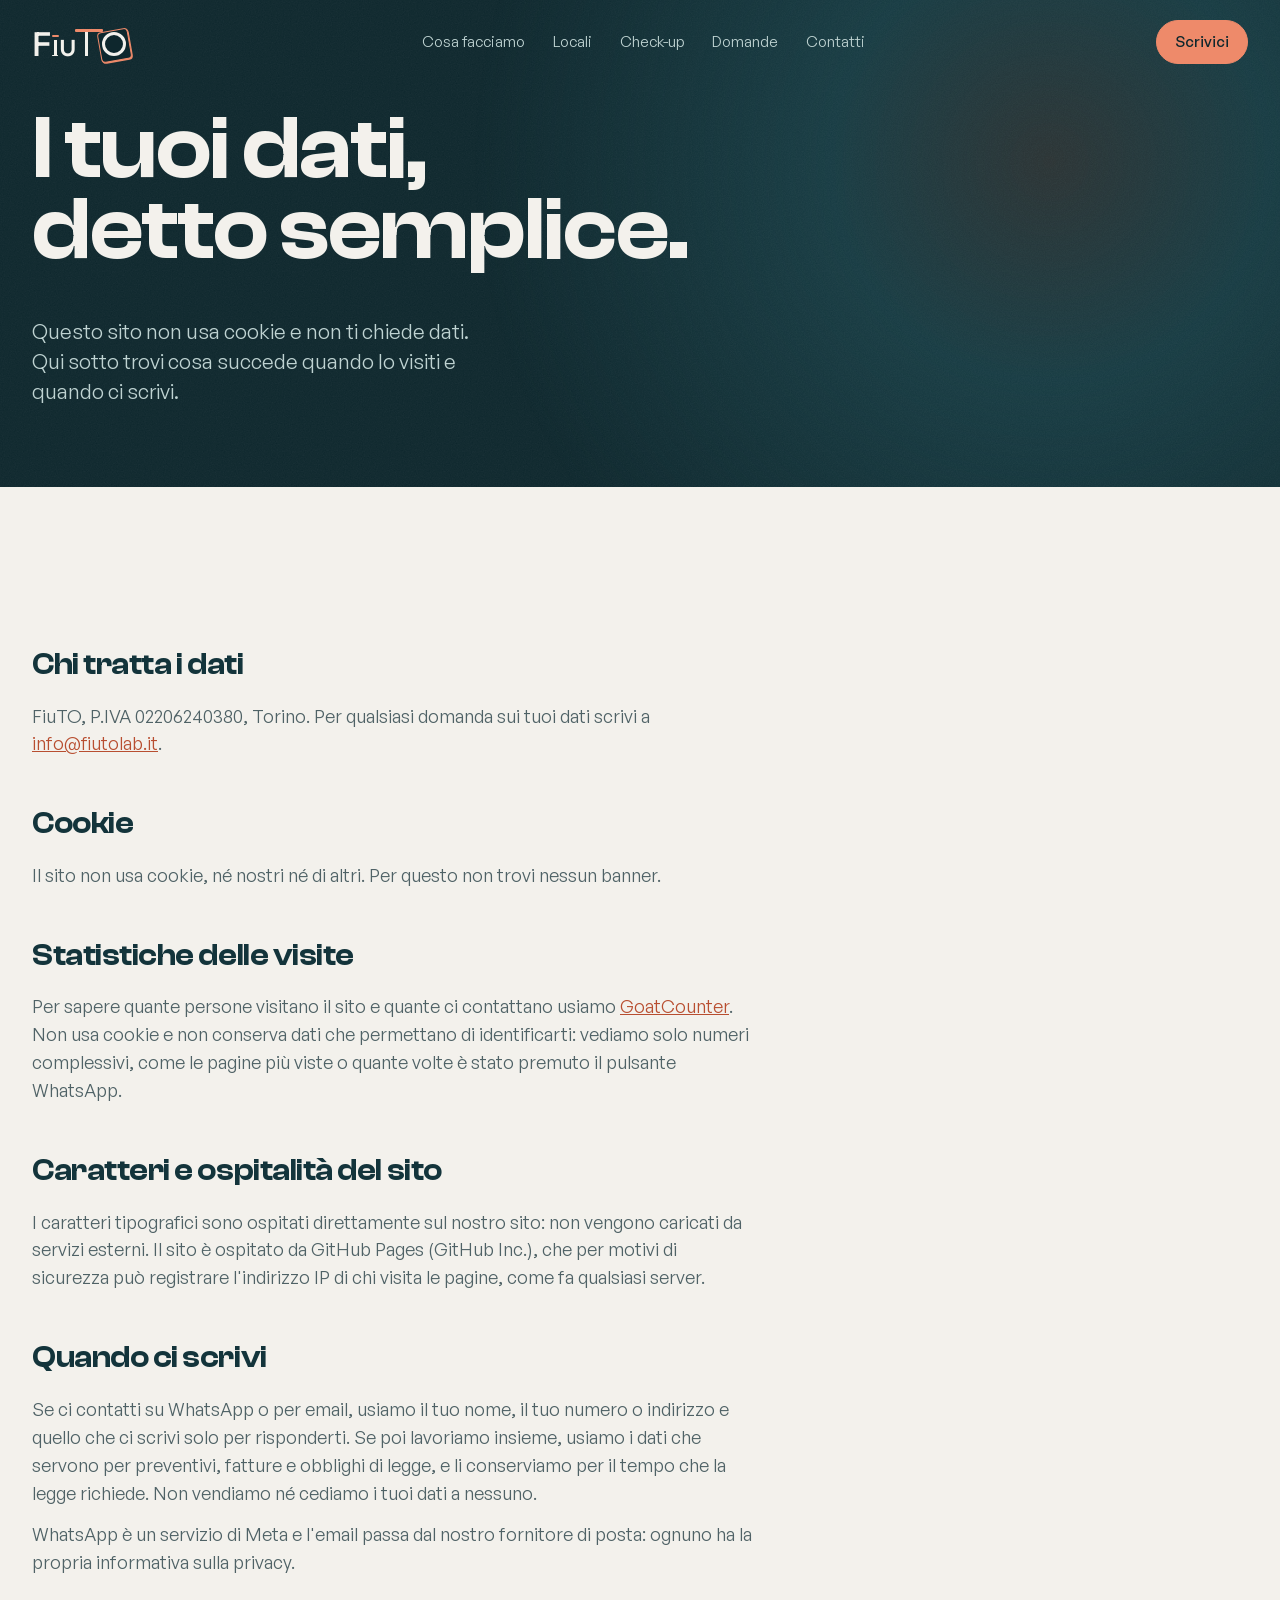
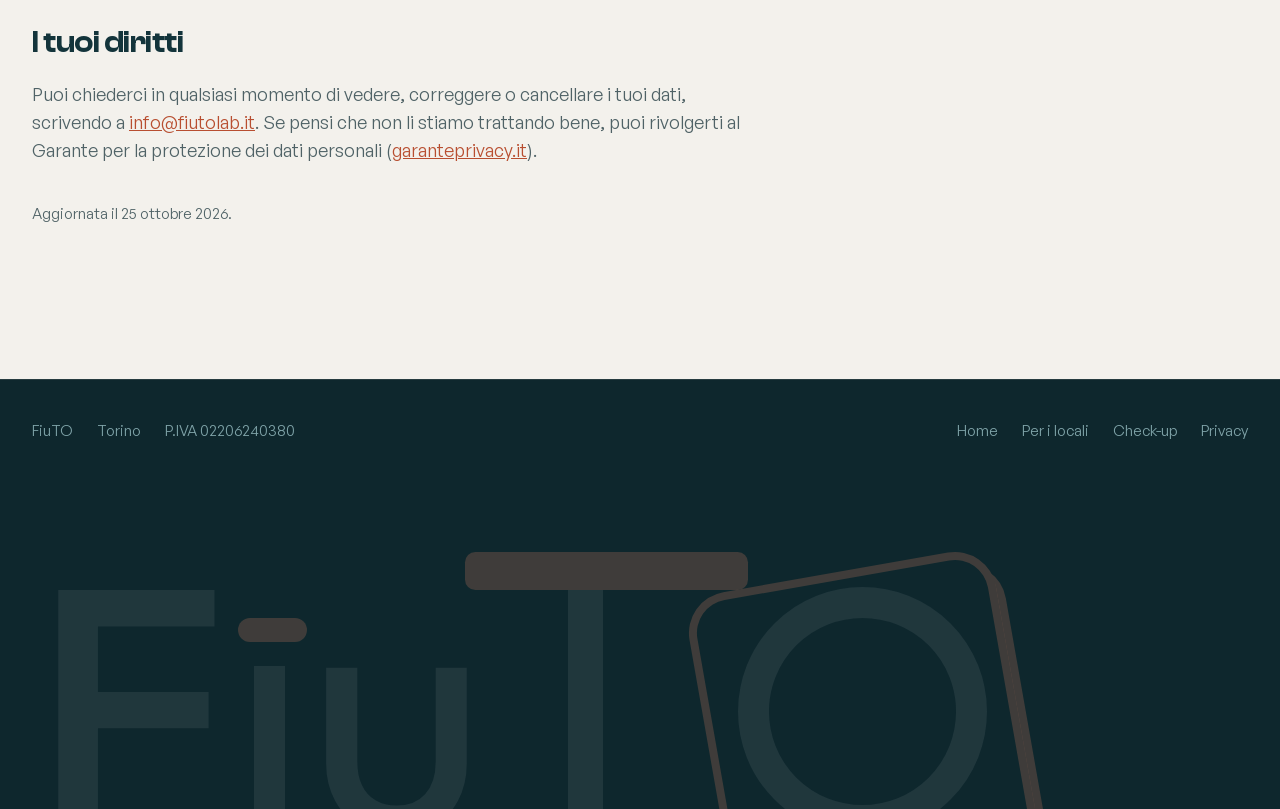
<file: privacy/index.html>
<!doctype html>
<html lang="it">
<head>
<meta charset="utf-8">
<meta name="viewport" content="width=device-width, initial-scale=1, viewport-fit=cover">
<title>Privacy · FiuTO</title>
<meta name="description" content="Come FiuTO tratta i dati di chi visita fiutolab.it o ci contatta.">
<meta name="robots" content="noindex, follow">
<link rel="canonical" href="https://fiutolab.it/privacy/">
<link rel="icon" href="/favicon.svg" type="image/svg+xml">
<link rel="apple-touch-icon" href="/apple-touch-icon.png">
<meta name="theme-color" content="#0E272D">
<meta property="og:type" content="website">
<meta property="og:locale" content="it_IT">
<meta property="og:site_name" content="FiuTO">
<meta property="og:title" content="Privacy · FiuTO">
<meta property="og:description" content="Come FiuTO tratta i dati di chi visita fiutolab.it o ci contatta.">
<meta property="og:url" content="https://fiutolab.it/privacy/">
<meta property="og:image" content="https://fiutolab.it/og-image.png">
<meta property="og:image:width" content="1200">
<meta property="og:image:height" content="630">
<meta name="twitter:card" content="summary_large_image">
<link rel="preload" href="/fonts/clash-display.woff2" as="font" type="font/woff2" crossorigin>
<link rel="preload" href="/fonts/general-sans.woff2" as="font" type="font/woff2" crossorigin>
<link rel="preload" href="/fonts/outfit.woff2" as="font" type="font/woff2" crossorigin>
<script>
/* animazioni solo se il sistema non chiede movimento ridotto */
(function (h) {
  if (!window.matchMedia || matchMedia('(prefers-reduced-motion: reduce)').matches) return;
  h.classList.add('anim');
  setTimeout(function () { h.classList.add('go'); }, 4000);
})(document.documentElement);
</script>
<link rel="stylesheet" href="/style.css">
<script data-goatcounter="https://fiutolab.goatcounter.com/count" async src="//gc.zgo.at/count.js"></script>
<script src="/main.js" defer></script>
</head>
<body>
<a class="skip" href="#contenuto">Vai al contenuto</a>

<header class="site-header" id="top">
  <div class="wrap">
    <a class="logo" href="/"><span class="sr-only">FiuTO, vai alla home</span><span class="f" aria-hidden="true">F</span><span class="lg-i" aria-hidden="true"><span class="stem"></span><span class="base"></span><span class="seat"></span></span><span class="u" aria-hidden="true">u</span><span class="lg-t" aria-hidden="true"><span class="stem"></span><span class="plank"></span></span><span class="lg-o" aria-hidden="true"><span class="shadow"></span><span class="mat"></span><span class="ring"></span></span></a>
    <nav class="nav" aria-label="Sezioni">
      <a href="/#servizi">Cosa facciamo</a>
      <a href="/locali/">Locali</a>
      <a href="/check-up/">Check-up</a>
      <a href="/#domande">Domande</a>
      <a href="/#contatti">Contatti</a>
    </nav>
    <div class="header-actions">
      <a class="btn btn-coral btn-sm" href="https://wa.me/393717482234?text=Ciao%20FiuTO%2C%20vi%20scrivo%20dal%20sito." target="_blank" rel="noopener" data-magnetic data-goatcounter-click="WhatsApp · privacy · testata">Scrivici</a>
      <button class="menu-btn" type="button" aria-expanded="false" aria-controls="menu"><span class="menu-icon" aria-hidden="true"></span><span class="menu-label">Menu</span></button>
    </div>
  </div>
</header>

<div class="menu" id="menu" hidden>
  <nav class="wrap" aria-label="Menu">
    <ul class="menu-links">
      <li style="--i:0"><a href="/">Home</a></li>
      <li style="--i:1"><a href="/#servizi">Cosa facciamo</a></li>
      <li style="--i:2"><a href="/locali/">Locali</a></li>
      <li style="--i:3"><a href="/check-up/">Check-up</a></li>
      <li style="--i:4"><a href="/#domande">Domande</a></li>
      <li style="--i:5"><a href="/#contatti">Contatti</a></li>
    </ul>
    <ul class="menu-contacts" style="--i:6">
      <li><a href="https://wa.me/393717482234?text=Ciao%20FiuTO%2C%20vi%20scrivo%20dal%20sito." target="_blank" rel="noopener" data-goatcounter-click="WhatsApp · privacy · menu">WhatsApp</a></li>
      <li><a href="tel:+393717482234" data-goatcounter-click="Telefono · privacy · menu">+39 371 748 2234</a></li>
      <li><a href="mailto:info@fiutolab.it" data-goatcounter-click="Email · privacy · menu">info@fiutolab.it</a></li>
    </ul>
  </nav>
</div>

<main id="contenuto" tabindex="-1">
<section class="hero hero-page hero-short" id="hero">
  <div class="hero-light" aria-hidden="true"></div>
  <div class="wrap hero-body">
    <h1 class="hero-title" data-split>I tuoi dati, detto semplice.</h1>
    <div class="hero-foot">
      <p class="hero-sub fade" style="--i:5">Questo sito non usa cookie e non ti chiede dati. Qui sotto trovi cosa succede quando lo visiti e quando ci scrivi.</p>
      
    </div>
  </div>
</section>

<section class="section">
  <div class="wrap"><div class="prose">
    <h2>Chi tratta i dati</h2>
    <p>FiuTO, P.IVA 02206240380, Torino. Per qualsiasi domanda sui tuoi dati scrivi a <a href="mailto:info@fiutolab.it" data-goatcounter-click="Email · privacy">info@fiutolab.it</a>.</p>

    <h2>Cookie</h2>
    <p>Il sito non usa cookie, né nostri né di altri. Per questo non trovi nessun banner.</p>

    <h2>Statistiche delle visite</h2>
    <p>Per sapere quante persone visitano il sito e quante ci contattano usiamo <a href="https://www.goatcounter.com/" target="_blank" rel="noopener">GoatCounter</a>. Non usa cookie e non conserva dati che permettano di identificarti: vediamo solo numeri complessivi, come le pagine più viste o quante volte è stato premuto il pulsante WhatsApp.</p>

    <h2>Caratteri e ospitalità del sito</h2>
    <p>I caratteri tipografici sono ospitati direttamente sul nostro sito: non vengono caricati da servizi esterni. Il sito è ospitato da GitHub Pages (GitHub Inc.), che per motivi di sicurezza può registrare l'indirizzo IP di chi visita le pagine, come fa qualsiasi server.</p>

    <h2>Quando ci scrivi</h2>
    <p>Se ci contatti su WhatsApp o per email, usiamo il tuo nome, il tuo numero o indirizzo e quello che ci scrivi solo per risponderti. Se poi lavoriamo insieme, usiamo i dati che servono per preventivi, fatture e obblighi di legge, e li conserviamo per il tempo che la legge richiede. Non vendiamo né cediamo i tuoi dati a nessuno.</p>
    <p>WhatsApp è un servizio di Meta e l'email passa dal nostro fornitore di posta: ognuno ha la propria informativa sulla privacy.</p>

    <h2>I tuoi diritti</h2>
    <p>Puoi chiederci in qualsiasi momento di vedere, correggere o cancellare i tuoi dati, scrivendo a <a href="mailto:info@fiutolab.it" data-goatcounter-click="Email · privacy">info@fiutolab.it</a>. Se pensi che non li stiamo trattando bene, puoi rivolgerti al Garante per la protezione dei dati personali (<a href="https://www.garanteprivacy.it/" target="_blank" rel="noopener">garanteprivacy.it</a>).</p>

    <p class="updated">Aggiornata il 25 ottobre 2026.</p>
  </div></div>
</section>
</main>

<footer class="site-footer">
  <div class="wrap">
    <div class="footer-row">
      <div class="footer-info"><span>FiuTO</span><span>Torino</span><span>P.IVA 02206240380</span></div>
      <nav aria-label="Altre pagine"><a href="/">Home</a><a href="/locali/">Per i locali</a><a href="/check-up/">Check-up</a><a href="/privacy/">Privacy</a></nav>
    </div>
    <span class="logo footer-mark" aria-hidden="true"><span class="f" aria-hidden="true">F</span><span class="lg-i" aria-hidden="true"><span class="stem"></span><span class="base"></span><span class="seat"></span></span><span class="u" aria-hidden="true">u</span><span class="lg-t" aria-hidden="true"><span class="stem"></span><span class="plank"></span></span><span class="lg-o" aria-hidden="true"><span class="shadow"></span><span class="mat"></span><span class="ring"></span></span></span>
  </div>
</footer>
</body>
</html>
</file>
<file: style.css>
/* ==========================================================
   FiuTO · stile condiviso
   ========================================================== */

/* ---------- Font ospitati nel repo ---------- */
/* Clash Display per i titoli, General Sans per i testi (Fontshare, licenza ITF gratuita), Outfit solo per il logo */
@font-face { font-family: 'Clash Display'; src: url('/fonts/clash-display.woff2') format('woff2'); font-weight: 200 700; font-display: swap; }
@font-face { font-family: 'General Sans'; src: url('/fonts/general-sans.woff2') format('woff2'); font-weight: 200 700; font-display: swap; }
@font-face { font-family: 'Outfit'; src: url('/fonts/outfit.woff2') format('woff2'); font-weight: 100 900; font-display: swap; }

/* ---------- Token ---------- */
:root {
  --petrol-deep: #0E272D;
  --petrol: #13343B;
  --petrol-2: #1E4A52;
  --coral: #EE8A6A;
  --coral-strong: #E0734F;
  --cream: #F3F1EC;

  --bg: var(--cream);
  --surface: #E3ECEA;
  --fg: var(--petrol);
  --muted: #4F6266;
  --line: #D3DFDD;
  --accent: #B84E30;            /* corallo scurito: AA su crema */

  --on-dark: var(--cream);
  --on-dark-muted: #BFD3D2;
  --on-dark-faint: #7FA3A8;

  --display: 'Clash Display', 'Outfit', 'Segoe UI', sans-serif;
  --display-track: -0.015em;
  --display-weight: 600;
  --text: 'General Sans', 'Segoe UI', system-ui, sans-serif;

  --gutter: 16px;
  --header-h: 76px;
  --ease-out: cubic-bezier(.16, 1, .3, 1);
  --ease-io: cubic-bezier(.7, 0, .2, 1);
  --k: 1;                        /* moltiplicatore durate: più corto su telefono */
}
@media (prefers-color-scheme: dark) {
  :root:not([data-theme="light"]) {
    --bg: var(--petrol-deep); --surface: #183E45; --fg: var(--cream); --muted: #BFD3D2; --line: #2A5058; --accent: var(--coral);
    color-scheme: dark;
  }
}
:root[data-theme="dark"] {
  --bg: var(--petrol-deep); --surface: #183E45; --fg: var(--cream); --muted: #BFD3D2; --line: #2A5058; --accent: var(--coral);
  color-scheme: dark;
}
@media (min-width: 720px) { :root { --gutter: 32px; --header-h: 84px; } }
@media (max-width: 719px) { :root { --k: .8; } }

/* ---------- Base ---------- */
* { box-sizing: border-box; }
html { scroll-behavior: smooth; scroll-padding-top: var(--header-h); -webkit-text-size-adjust: 100%; }
body { margin: 0; background: var(--bg); color: var(--fg); font-family: var(--text); font-size: 17px; line-height: 1.55; -webkit-font-smoothing: antialiased; overflow-x: clip; }
@media (min-width: 1100px) { body { font-size: 18px; } }
a { color: inherit; }
a:focus-visible, button:focus-visible { outline: 2px solid var(--coral); outline-offset: 3px; border-radius: 6px; }
main:focus { outline: none; }
h1, h2, h3 { font-family: var(--display); font-weight: var(--display-weight); text-wrap: balance; margin: 0; }
p { margin: 0; }
.wrap { max-width: 1320px; margin: 0 auto; padding-inline: var(--gutter); }

.skip {
  position: fixed; left: 12px; top: 12px; z-index: 100; padding: 12px 18px; border-radius: 999px;
  background: var(--coral); color: var(--petrol-deep); font-weight: 500; text-decoration: none;
  transform: translateY(-160%);
}
.skip:focus { transform: none; }

/* ---------- Logo (costruito in CSS) ---------- */
.logo {
  --logo-accent: var(--coral); --logo-bg: var(--petrol-deep);
  font-family: 'Outfit', sans-serif; font-weight: 500; line-height: 1; letter-spacing: -0.02em; white-space: nowrap; color: var(--on-dark);
  display: inline-block; padding-top: 0.12em; text-decoration: none;
}
.logo .f { display: inline-block; }
.logo .u { display: inline-block; font-weight: 400; }
.lg-i, .lg-t, .lg-o { position: relative; display: inline-block; }
.lg-i span, .lg-t span, .lg-o span { position: absolute; display: block; }
.lg-i { width: 0.26em; height: 0.64em; height: calc(1ex + 0.14em); margin: 0 -0.02em 0 0.01em; }
.lg-i .stem { left: 0.085em; bottom: 0; width: 0.09em; height: 0.5em; height: 1ex; background: currentColor; }
.lg-i .base { left: 0.035em; bottom: 0; width: 0.19em; height: 0.03em; border-radius: 999px; background: currentColor; }
.lg-i .seat { left: 0.04em; top: 0; width: 0.2em; height: 0.07em; border-radius: 999px; background: var(--logo-accent); }
.lg-t { width: 0.62em; height: 0.81em; height: calc(1cap + 0.11em); margin-right: -0.02em; }
.lg-t .stem { left: 0.26em; bottom: 0; width: 0.1em; height: 0.7em; height: 1cap; background: currentColor; }
.lg-t .plank { left: -0.04em; top: 0; width: 0.82em; height: 0.11em; border-radius: 0.03em; background: var(--logo-accent); }
.lg-o { --logo-accent: var(--coral); --logo-bg: var(--petrol-deep); width: 0.72em; height: 0.72em; width: calc(1cap + 0.02em); height: calc(1cap + 0.02em); margin: 0 0.14em -0.01em 0.15em; }
.lg-o .shadow { left: -0.06em; top: -0.015em; width: 0.9em; height: 0.9em; border-radius: 0.12em; background: var(--logo-accent); transform: rotate(-10deg); }
.lg-o .mat { left: -0.09em; top: -0.05em; width: 0.9em; height: 0.9em; border: 0.025em solid var(--logo-accent); border-radius: 0.12em; background: var(--logo-bg); transform: rotate(-10deg); }
.lg-o .ring { inset: 0; border: 0.09em solid currentColor; border-radius: 50%; }

/* ---------- Apertura: il logo si monta ---------- */
.intro-stage { display: none; }
.intro .intro-stage {
  display: grid; place-items: center; position: fixed; inset: 0; z-index: 90;
  background: var(--petrol-deep); cursor: pointer;
}
.logo-xl { font-size: clamp(84px, 21vw, 280px); padding-top: 0; }
.logo-xl .lg-i .stem, .logo-xl .lg-t .stem { transform-origin: 50% 100%; }
.logo-xl .lg-i .seat, .logo-xl .lg-o .ring { transform-origin: 50% 100%; }
.intro .logo-xl .f        { animation: lg-up      calc(420ms * var(--k)) var(--ease-out) calc(0ms    * var(--k)) both; }
.intro .logo-xl .lg-i .stem { animation: lg-rise  calc(360ms * var(--k)) var(--ease-out) calc(180ms  * var(--k)) both; }
.intro .logo-xl .lg-i .base { animation: lg-grow  calc(300ms * var(--k)) var(--ease-out) calc(160ms  * var(--k)) both; }
.intro .logo-xl .lg-i .seat { animation: lg-drop  calc(560ms * var(--k)) linear          calc(440ms  * var(--k)) both; }
.intro .logo-xl .u        { animation: lg-up      calc(420ms * var(--k)) var(--ease-out) calc(300ms  * var(--k)) both; }
.intro .logo-xl .lg-t .stem { animation: lg-rise  calc(340ms * var(--k)) var(--ease-out) calc(560ms  * var(--k)) both; }
.intro .logo-xl .lg-t .plank { animation: lg-slide calc(620ms * var(--k)) var(--ease-out) calc(700ms * var(--k)) both; }
.intro .logo-xl .lg-o .shadow { animation: lg-mat calc(640ms * var(--k)) var(--ease-out) calc(900ms  * var(--k)) both; }
.intro .logo-xl .lg-o .mat    { animation: lg-mat calc(640ms * var(--k)) var(--ease-out) calc(960ms  * var(--k)) both; }
.intro .logo-xl .lg-o .ring   { animation: lg-ring calc(900ms * var(--k)) linear        calc(1080ms * var(--k)) both; }

@keyframes lg-up    { from { opacity: 0; transform: translateY(0.35em); } to { opacity: 1; transform: none; } }
@keyframes lg-rise  { from { transform: scaleY(0); } to { transform: none; } }
@keyframes lg-grow  { from { transform: scaleX(0); } to { transform: none; } }
@keyframes lg-drop  {
  0%   { opacity: 0; transform: translateY(-1.1em); animation-timing-function: cubic-bezier(.55, 0, 1, .45); }
  10%  { opacity: 1; }
  55%  { transform: translateY(0) scaleX(1.25) scaleY(.7); animation-timing-function: cubic-bezier(0, .55, .45, 1); }
  75%  { transform: translateY(-0.09em); animation-timing-function: cubic-bezier(.55, 0, 1, .45); }
  100% { opacity: 1; transform: none; }
}
@keyframes lg-slide { 0% { opacity: 0; transform: translateX(-1.6em); } 30% { opacity: 1; } 70% { transform: translateX(0.05em); } 100% { opacity: 1; transform: none; } }
@keyframes lg-mat   { 0% { opacity: 0; transform: rotate(-120deg) scale(.2); } 70% { opacity: 1; transform: rotate(-4deg) scale(1.05); } 100% { opacity: 1; transform: rotate(-10deg); } }
@keyframes lg-ring  {
  0%   { opacity: 0; transform: translateY(-2.6em); animation-timing-function: cubic-bezier(.55, 0, 1, .45); }
  8%   { opacity: 1; }
  40%  { transform: translateY(0) scale(1.1, .86); animation-timing-function: cubic-bezier(0, .55, .45, 1); }
  58%  { transform: translateY(-0.34em) scale(.97, 1.03); animation-timing-function: cubic-bezier(.55, 0, 1, .45); }
  74%  { transform: translateY(0) scale(1.04, .95); animation-timing-function: cubic-bezier(0, .55, .45, 1); }
  86%  { transform: translateY(-0.08em); animation-timing-function: cubic-bezier(.55, 0, 1, .45); }
  100% { opacity: 1; transform: none; }
}

/* ---------- Testata (fissa: si nasconde scendendo, torna risalendo) ---------- */
.site-header {
  position: fixed; inset: 0 0 auto; z-index: 40; height: var(--header-h); display: flex; align-items: center;
  transition: transform .45s var(--ease-out), background-color .3s, box-shadow .3s;
}
.site-header .wrap { width: 100%; display: flex; align-items: center; justify-content: space-between; gap: 16px 32px; }
.site-header .logo { font-size: 34px; }
.site-header.is-solid { background: rgba(14, 39, 45, .86); -webkit-backdrop-filter: blur(12px); backdrop-filter: blur(12px); box-shadow: 0 1px 0 rgba(243, 241, 236, .08); }
.site-header.is-hidden { transform: translateY(-100%); }
.menu-open .site-header { transform: none; background: transparent; box-shadow: none; -webkit-backdrop-filter: none; backdrop-filter: none; }
.nav { display: flex; gap: 6px 28px; font-size: 15px; }
.nav a { position: relative; text-decoration: none; color: var(--on-dark-muted); padding-block: 10px; transition: color .2s; }
.nav a::after { content: ""; position: absolute; left: 0; right: 0; bottom: 4px; height: 1.5px; background: var(--coral); transform: scaleX(0); transform-origin: right; transition: transform .35s var(--ease-out); }
.nav a:hover { color: var(--on-dark); }
.nav a[aria-current="page"] { color: var(--on-dark); }
.nav a[aria-current="page"]::after { transform: scaleX(1); }
.nav a:hover::after { transform: scaleX(1); transform-origin: left; }
.header-actions { display: flex; align-items: center; gap: 8px; }
.intro .site-header .logo { visibility: hidden; }
.intro.intro-done .site-header .logo { visibility: visible; }
.anim .nav, .anim .header-actions { opacity: 0; transition: opacity .6s ease calc(200ms * var(--k)); }
.go .nav, .go .header-actions { opacity: 1; }

/* pulsante menu (solo telefono) */
.menu-btn {
  display: none; align-items: center; gap: 10px; min-height: 44px; min-width: 44px; padding: 0 4px 0 10px;
  background: transparent; border: 0; color: var(--on-dark); font: 500 15px/1 var(--text); cursor: pointer;
}
.menu-icon { position: relative; width: 22px; height: 12px; }
.menu-icon::before, .menu-icon::after {
  content: ""; position: absolute; left: 0; right: 0; height: 2px; border-radius: 2px; background: currentColor;
  transition: transform .4s var(--ease-out), top .4s var(--ease-out);
}
.menu-icon::before { top: 0; }
.menu-icon::after { top: 10px; }
.menu-btn[aria-expanded="true"] .menu-icon::before { top: 5px; transform: rotate(45deg); }
.menu-btn[aria-expanded="true"] .menu-icon::after { top: 5px; transform: rotate(-45deg); }
@media (max-width: 719px) {
  .site-header .logo { font-size: 30px; }
  .nav { display: none; }
  .menu-btn { display: inline-flex; }
  .menu-label { position: absolute; width: 1px; height: 1px; overflow: hidden; clip-path: inset(50%); }
}

/* menu a tutto schermo */
.menu {
  position: fixed; inset: 0; z-index: 35; display: flex; align-items: flex-end;
  padding: calc(var(--header-h) + 24px) 0 calc(32px + env(safe-area-inset-bottom, 0px));
  background: var(--petrol-deep); color: var(--on-dark); overflow-y: auto;
  clip-path: circle(0% at calc(100% - 36px) 38px); transition: clip-path .6s var(--ease-io);
}
.menu[hidden] { display: none; }
.menu.is-open { clip-path: circle(150% at calc(100% - 36px) 38px); }
.menu nav { width: 100%; }
.menu ul { list-style: none; margin: 0; padding: 0; }
.menu-links a {
  display: block; padding-block: 6px; text-decoration: none;
  font-family: var(--display); font-weight: 600; font-size: clamp(38px, 11vw, 56px); line-height: 1.05; letter-spacing: var(--display-track);
}
.menu-links a:active, .menu-links a:hover { color: var(--coral); }
.menu-contacts { margin-top: 32px; padding-top: 20px; border-top: 1px solid rgba(243, 241, 236, .14); display: flex; flex-direction: column; gap: 2px; }
.menu-contacts a { display: inline-flex; align-items: center; min-height: 44px; color: var(--on-dark-muted); text-decoration: none; font-size: 18px; }
.menu-links li { opacity: 0; transform: translateY(24px); }
.menu-contacts { opacity: 0; }
.menu.is-open .menu-links li, .menu.is-open .menu-contacts { opacity: 1; transform: none; transition: opacity .5s ease calc(180ms + var(--i, 0) * 60ms), transform .7s var(--ease-out) calc(180ms + var(--i, 0) * 60ms); }
.menu-open body { overflow: hidden; }

/* ---------- Pulsanti ---------- */
.actions { display: flex; flex-wrap: wrap; gap: 12px; }
.btn {
  display: inline-flex; align-items: center; justify-content: center; min-height: 54px; padding: 0 26px; border-radius: 999px;
  font-family: var(--text); font-size: 16px; font-weight: 500; text-decoration: none; border: 1.5px solid currentColor; cursor: pointer;
  transition: background-color .25s, border-color .25s, color .25s, transform .35s var(--ease-out);
}
.btn-sm { min-height: 44px; padding: 0 18px; font-size: 15px; }
.btn-coral { background: var(--coral); border-color: var(--coral); color: var(--petrol-deep); }
.btn-coral:hover { background: #F4A487; border-color: #F4A487; }
.btn-ghost { background: transparent; color: var(--on-dark); border-color: rgba(243, 241, 236, .45); }
.btn-ghost:hover { border-color: var(--coral); color: var(--coral); }
.btn:active { transform: scale(.97); }

/* ---------- Apertura (hero) ---------- */
.hero {
  position: relative; isolation: isolate; overflow: hidden;
  min-height: 100vh; min-height: 100svh; display: flex; flex-direction: column; justify-content: flex-end;
  padding-top: calc(var(--header-h) + 24px); background: var(--petrol-deep); color: var(--on-dark);
}
/* grana leggera */
.hero::before {
  content: ""; position: absolute; inset: 0; z-index: -1; pointer-events: none; opacity: .09;
  background-image: url("data:image/svg+xml,%3Csvg xmlns='http://www.w3.org/2000/svg' width='180' height='180'%3E%3Cfilter id='n'%3E%3CfeTurbulence type='fractalNoise' baseFrequency='.85' numOctaves='3' stitchTiles='stitch'/%3E%3CfeColorMatrix values='0 0 0 0 1 0 0 0 0 1 0 0 0 0 1 0 0 0 .55 0'/%3E%3C/filter%3E%3Crect width='100%25' height='100%25' filter='url(%23n)'/%3E%3C/svg%3E");
}
/* luce calda: segue il mouse su computer, ferma in alto a destra su telefono */
.hero-light {
  position: absolute; z-index: -2; pointer-events: none; left: 0; top: 0;
  width: 90vmax; height: 90vmax; margin: -45vmax 0 0 -45vmax; border-radius: 50%;
  background: radial-gradient(closest-side, rgba(238, 138, 106, .13), rgba(30, 74, 82, .6) 38%, rgba(30, 74, 82, 0));
  transform: translate3d(var(--lx, 82vw), var(--ly, 18vh), 0);
}
.hero-body { width: 100%; display: flex; flex-direction: column; gap: clamp(28px, 4vw, 48px); padding-bottom: clamp(48px, 9vh, 112px); }
.hero-title { font-size: clamp(46px, 10.4vw, 168px); line-height: .9; letter-spacing: var(--display-track); }
.hero-title .line { display: block; }
.hero-title .hl { color: var(--coral); }
/* la parola esce da sotto: si taglia solo il bordo inferiore, così il sottobicchiere può cadere dall'alto */
.hero-title .w { display: inline-block; vertical-align: top; padding-bottom: .12em; margin-bottom: -.12em; clip-path: inset(-1.5em -0.2em 0 -0.2em); }
.hero-title .w > span { display: inline-block; }

/* la "o" di Costo è il sottobicchiere del logo */
.o-coaster { display: inline-block; position: relative; transform: rotate(var(--sr, 0deg)); transition: transform .8s var(--ease-out); }
.o-coaster .lg-o { display: block; margin: 0 0.11em 0 0.13em; width: 0.56em; height: 0.56em; width: calc(1ex + 0.02em); height: calc(1ex + 0.02em); }
.o-coaster .lg-o .ring { border-width: 0.105em; transform-origin: 50% 100%; }
.o-coaster .lg-o .shadow, .o-coaster .lg-o .mat { width: 0.7em; height: 0.7em; border-radius: 0.08em; }
.o-coaster .lg-o .mat { left: -0.08em; top: -0.08em; border-width: 0.02em; }
.o-coaster .lg-o .shadow { left: -0.055em; top: -0.05em; }

.hero-foot { display: flex; flex-wrap: wrap; align-items: flex-end; justify-content: space-between; gap: 24px 48px; }
.hero-sub { max-width: 40ch; font-size: clamp(18px, 1.6vw, 22px); line-height: 1.45; color: var(--on-dark-muted); }
@media (max-width: 719px) {
  .hero-foot .actions { width: 100%; }
  .hero-foot .btn { flex: 1 1 100%; }
}

/* rivelazione del titolo, parola per parola; poi il sottobicchiere cade nella "o" */
.anim .hero-title .w > span { transform: translateY(110%); }
.anim .fade { opacity: 0; transform: translateY(18px); }
.anim .o-coaster .ring, .anim .o-coaster .mat, .anim .o-coaster .shadow { opacity: 0; }
.go .hero-title .w > span { transform: none; transition: transform calc(900ms * var(--k)) var(--ease-out) calc(var(--i) * 85ms * var(--k)); }
.go .fade { opacity: 1; transform: none; transition: opacity .8s ease calc(var(--i) * 85ms * var(--k) + 120ms), transform .9s var(--ease-out) calc(var(--i) * 85ms * var(--k) + 120ms); }
.go .o-coaster .mat, .go .o-coaster .shadow { animation: lg-mat calc(640ms * var(--k)) var(--ease-out) calc(620ms * var(--k)) both; }
.go .o-coaster .ring { animation: lg-ring calc(900ms * var(--k)) linear calc(760ms * var(--k)) both; }
/* scorrendo, le due righe si separano */
.anim .hero-title .line:first-child { transform: translate3d(calc(var(--p, 0) * -9vw), 0, 0); }
.anim .hero-title .line.hl { transform: translate3d(calc(var(--p, 0) * 7vw), 0, 0); }
.anim .hero-foot { opacity: calc(1 - var(--p, 0) * 1.6); }

/* ==========================================================
   Sezioni
   ========================================================== */
.section { padding-block: clamp(88px, 12vw, 168px); }
.section-head { display: grid; gap: 20px 64px; margin-bottom: clamp(48px, 6vw, 88px); }
@media (min-width: 900px) { .section-head:not(.stack) { grid-template-columns: minmax(0, 1.55fr) minmax(0, 1fr); align-items: start; } }
/* titolo a sinistra, testo a destra: il testo parte alla prima riga del titolo */
@media (min-width: 900px) { .section-head:not(.stack) .lead, .night-head .lead, .feature-text { padding-top: .35em; } }
.changes .section-head { margin-bottom: clamp(24px, 3vw, 40px); }
.h2 { font-size: clamp(38px, 6vw, 92px); line-height: .96; letter-spacing: var(--display-track); }
.lead { max-width: 42ch; font-size: clamp(18px, 1.5vw, 21px); line-height: 1.5; color: var(--muted); }

/* titoli che si rivelano allo scroll (le parole le divide lo script) */
[data-split] .w { display: inline-block; vertical-align: top; padding-bottom: .1em; margin-bottom: -.1em; clip-path: inset(-1em -0.2em 0 -0.2em); }
[data-split] .w > span { display: inline-block; transform: translateY(110%); }
[data-split].in .w > span { transform: none; transition: transform 1s var(--ease-out) calc(var(--i) * 55ms); }

/* ---------- Cosa cambia: tre frasi che si accendono scorrendo ---------- */
.changes-list { list-style: none; margin: 0; padding: 0; border-bottom: 1px solid var(--line); }
.changes-list li { display: grid; gap: 10px 48px; padding-block: clamp(22px, 3vw, 40px); border-top: 1px solid var(--line); }
@media (min-width: 900px) { .changes-list li { grid-template-columns: minmax(0, 1.55fr) minmax(0, 1fr); align-items: start; } .changes-list p { padding-top: .45em; } }
/* le tre frasi: stessa grandezza, calcolata sulla più lunga ("Ti capiscono.") perché stia sempre nella sua colonna */
.trio .big { display: block; min-width: 0; container-type: inline-size; }
.trio .big-t { display: block; white-space: nowrap; font-size: min(124px, calc(100cqi / 6.5)); }
.services { padding-top: clamp(24px, 4vw, 64px); }
.changes-list .big { font-family: var(--display); font-weight: 600; font-size: clamp(46px, 8.4vw, 132px); line-height: .95; letter-spacing: var(--display-track); }
.changes-list li:nth-child(3) .big { color: var(--accent); }
.changes-list p { max-width: 34ch; font-size: clamp(17px, 1.4vw, 20px); color: var(--muted); padding-bottom: .5em; }
.anim .changes-list li .big, .anim .changes-list li p { opacity: 0; transform: translateX(-0.6em); transition: opacity .8s ease, transform 1s var(--ease-out); }
.anim .changes-list li p { transform: translateY(14px); transition-delay: .15s; }
.anim .changes-list li.lit .big, .anim .changes-list li.lit p { opacity: 1; transform: none; }

/* ---------- Cosa facciamo: mosaico ---------- */
.bento { list-style: none; margin: 0; padding: 0; display: grid; gap: 16px; grid-template-columns: minmax(0, 1fr); }
@media (min-width: 720px) {
  .bento { grid-template-columns: repeat(2, minmax(0, 1fr)); }
  .tile-web, .tile-text { grid-column: span 2; }
}
@media (min-width: 1000px) {
  .bento { grid-template-columns: repeat(12, minmax(0, 1fr)); gap: 20px; }
  .tile-web { grid-column: span 7; grid-row: span 2; }
  .tile-maps, .tile-photo { grid-column: span 5; }
  .tile-social, .tile-brand, .tile-text { grid-column: span 4; }
}
.tile {
  --tile-bg: var(--surface); --art-ink: var(--fg); --art-line: rgba(19, 52, 59, .22); --art-soft: rgba(19, 52, 59, .12);
  position: relative; display: flex; flex-direction: column; gap: 8px; min-width: 0; overflow: hidden;
  padding: 20px 24px 28px; border-radius: 24px; background: var(--tile-bg);
}
.tile h3 { font-size: clamp(24px, 2.1vw, 32px); line-height: 1.05; letter-spacing: var(--display-track); }
.tile p { color: var(--muted); font-size: 16px; line-height: 1.5; max-width: 40ch; }
.tile-web { --tile-bg: var(--petrol); --art-ink: var(--cream); --art-line: rgba(243, 241, 236, .28); --art-soft: rgba(243, 241, 236, .14); color: var(--on-dark); }
.tile-web p { color: var(--on-dark-muted); }
@media (prefers-color-scheme: dark) {
  :root:not([data-theme="light"]) .tile { --art-line: rgba(243, 241, 236, .24); --art-soft: rgba(243, 241, 236, .12); }
  :root:not([data-theme="light"]) .tile-web { box-shadow: inset 0 0 0 1px rgba(243, 241, 236, .1); }
}
:root[data-theme="dark"] .tile { --art-line: rgba(243, 241, 236, .24); --art-soft: rgba(243, 241, 236, .12); }

.art { display: grid; place-items: center; margin-bottom: 12px; }
.art svg { display: block; width: 100%; height: auto; max-height: 200px; overflow: visible; }
.tile-web .art { flex: 1; min-height: 220px; }
.tile-web .art svg { max-height: 360px; }
.art * { transform-box: fill-box; }
.art .frame { stroke: var(--art-line); stroke-width: 2; }
.art .solid { fill: var(--tile-bg); }
.art .hair { stroke: var(--art-line); stroke-width: 2; }
.art .dot { fill: var(--art-line); }
.art .ink { fill: var(--art-ink); }
.art .soft { fill: var(--art-soft); }
.art .coral { fill: var(--coral); }
.art .street { stroke: var(--art-soft); stroke-width: 10; stroke-linecap: round; }
.art .hole { fill: var(--tile-bg); }
.art .ripple { stroke: var(--coral); stroke-width: 2; opacity: 0; transform-origin: 50% 50%; }
.art .pin-shadow { fill: var(--art-ink); opacity: .18; transform-origin: 50% 50%; }
.art .frame-line { stroke: var(--art-ink); stroke-width: 4; stroke-linecap: round; stroke-linejoin: round; }
.art .focus { stroke: var(--coral); stroke-width: 3; transform-origin: 50% 50%; }
.art .rec { fill: var(--coral); }
.art .ring-shape { stroke: var(--tile-bg); stroke-width: 7; }
.art .caret { fill: var(--coral); }
.art .bar { transform-origin: 0 50%; }
.art .shape { transform-origin: 50% 50%; }
.art .card { transform-origin: 50% 100%; }
.tile-social .c1 { transform: translateX(-46px) rotate(-12deg); }
.tile-social .c3 { transform: translateX(46px) rotate(12deg); }
.tile-photo .art { position: relative; }
.tile-photo .art::after { content: ""; position: absolute; inset: -20px -24px 0; background: var(--cream); opacity: 0; pointer-events: none; }

/* micro-animazioni: partono quando la tessera entra nello schermo e, col mouse, a ogni passaggio */
.tile.play .b1 { animation: draw .7s var(--ease-out) .05s both; }
.tile.play .b2 { animation: draw .7s var(--ease-out) .15s both; }
.tile.play .b3 { animation: draw .7s var(--ease-out) .25s both; }
.tile.play .b4 { animation: pop .6s var(--ease-out) .4s both; }
.tile.play .phone { animation: rise .9s var(--ease-out) .2s both; }
.tile.play .pin { animation: pin-drop .9s linear both; }
.tile.play .pin-shadow { animation: shadow-in .9s linear both; }
.tile.play .ripple { animation: ripple 1s ease-out .45s both; }
.tile.play .focus { animation: focus .8s var(--ease-out) both; }
.tile.play .art::after { animation: flash .5s ease-out .75s both; }
.tile.play .rec { animation: blink .5s steps(1) .1s 3 both; }
.tile.play .c1 { animation: fan-l .8s var(--ease-out) both; }
.tile.play .c3 { animation: fan-r .8s var(--ease-out) both; }
.tile.play .s1 { animation: spin-in .7s var(--ease-out) 0s both; }
.tile.play .s2 { animation: spin-in .7s var(--ease-out) .1s both; }
.tile.play .s3 { animation: pop .6s var(--ease-out) .35s both; }
.tile.play .s4 { animation: spin-in .7s var(--ease-out) .2s both; }
.tile.play .t1 { animation: draw .5s steps(8) 0s both; }
.tile.play .t2 { animation: draw .5s steps(10) .45s both; }
.tile.play .t3 { animation: draw .4s steps(7) .9s both; }
.tile.play .t4 { animation: draw .4s steps(6) 1.25s both; }
.tile.play .caret { animation: caret 1.65s steps(1) both; }

@keyframes draw { from { transform: scaleX(0); } }
@keyframes pop { 0% { transform: scale(0); } 70% { transform: scale(1.12); } 100% { transform: none; } }
@keyframes rise { from { opacity: 0; transform: translateY(40px) rotate(4deg); } }
@keyframes pin-drop {
  0% { opacity: 0; transform: translateY(-70px); animation-timing-function: cubic-bezier(.55, 0, 1, .45); }
  10% { opacity: 1; }
  45% { transform: translateY(0) scale(1.06, .92); animation-timing-function: cubic-bezier(0, .55, .45, 1); }
  65% { transform: translateY(-14px); animation-timing-function: cubic-bezier(.55, 0, 1, .45); }
  82% { transform: translateY(0); animation-timing-function: cubic-bezier(0, .55, .45, 1); }
  91% { transform: translateY(-3px); }
  100% { opacity: 1; transform: none; }
}
@keyframes shadow-in { 0% { transform: scale(.2); opacity: 0; } 45% { transform: scale(1.1); opacity: .2; } 65% { transform: scale(.8); } 100% { transform: none; opacity: .18; } }
@keyframes ripple { from { opacity: .9; transform: scale(.3); } to { opacity: 0; transform: scale(2.4); } }
@keyframes focus { 0% { opacity: .2; transform: scale(1.9); } 60% { opacity: 1; transform: scale(.94); } 100% { transform: none; } }
@keyframes flash { from { opacity: .55; } to { opacity: 0; } }
@keyframes blink { 50% { opacity: 0; } }
@keyframes fan-l { from { transform: none; } }
@keyframes fan-r { from { transform: none; } }
@keyframes spin-in { from { opacity: 0; transform: scale(.3) rotate(-90deg); } }
@keyframes caret {
  0% { transform: translate(-102px, -58px); }
  30% { transform: translate(48px, -58px); }
  57% { transform: translate(88px, -32px); }
  78% { transform: translate(18px, -14px); }
  100% { transform: none; }
}

/* ---------- Per i locali: la sezione che si accende ---------- */
.night {
  --night: #1C1315;
  position: relative; isolation: isolate; overflow: clip;
  padding-block: clamp(88px, 12vw, 168px); background: var(--petrol-deep); color: var(--on-dark);
  transition: background-color 1.4s ease;
}
.night::before {
  content: ""; position: absolute; inset: 0; z-index: -1; pointer-events: none;
  background: radial-gradient(60% 40% at 30% 0%, rgba(238, 138, 106, .16), rgba(238, 138, 106, 0) 70%);
  opacity: 0; transition: opacity 1.6s ease;
}
.night.lit, html:not(.anim) .night { background: var(--night); }
.night.lit::before, html:not(.anim) .night::before { opacity: 1; }
.night .lead { color: var(--on-dark-muted); }
.night-head { display: grid; gap: 20px 64px; margin-bottom: clamp(40px, 5vw, 72px); }
@media (min-width: 900px) { .night-head { grid-template-columns: minmax(0, 1.55fr) minmax(0, 1fr); align-items: start; } }
.neon-title { font-size: clamp(38px, 6.4vw, 104px); }
.neon {
  display: inline-block; color: #FFC4AE;
  text-shadow: 0 0 .03em #FFF1EA, 0 0 .14em rgba(238, 138, 106, .95), 0 0 .42em rgba(224, 115, 79, .7), 0 0 1em rgba(224, 115, 79, .4);
}
.anim .night:not(.lit) .neon { color: rgba(243, 241, 236, .2); text-shadow: none; }
.anim .night.lit .neon { animation: neon-on 1.4s steps(1) .5s both; }
@keyframes neon-on {
  0%   { color: rgba(243, 241, 236, .2); text-shadow: none; }
  12%  { color: #FFC4AE; text-shadow: 0 0 .14em rgba(238, 138, 106, .95), 0 0 .42em rgba(224, 115, 79, .7); }
  18%  { color: rgba(243, 241, 236, .2); text-shadow: none; }
  30%  { color: #FFC4AE; text-shadow: 0 0 .14em rgba(238, 138, 106, .95), 0 0 .42em rgba(224, 115, 79, .7); }
  36%  { color: rgba(243, 241, 236, .3); text-shadow: none; }
  52%  { color: #FFC4AE; text-shadow: 0 0 .03em #FFF1EA, 0 0 .14em rgba(238, 138, 106, .95), 0 0 .42em rgba(224, 115, 79, .7), 0 0 1em rgba(224, 115, 79, .4); }
}

/* fuori e dentro: di base due riquadri affiancati */
.door-frame { display: grid; gap: 16px; }
@media (min-width: 720px) { .door-frame { grid-template-columns: repeat(2, minmax(0, 1fr)); } }
.door { order: -1; position: relative; }
.room {
  display: flex; flex-direction: column; gap: 14px; height: 100%;
  padding: clamp(24px, 3.4vw, 48px); border-radius: 24px;
  background: rgba(243, 241, 236, .04); border: 1px solid rgba(243, 241, 236, .12);
}
.room-in { border-color: rgba(238, 138, 106, .45); background: rgba(238, 138, 106, .07); box-shadow: inset 0 0 60px rgba(238, 138, 106, .08); }
.room-tag { font-size: 15px; font-weight: 500; color: var(--coral); }
.room h3 { font-size: clamp(28px, 3.4vw, 52px); line-height: 1; letter-spacing: var(--display-track); max-width: 14ch; }
.room ul { list-style: none; margin: 10px 0 0; padding: 0; display: grid; gap: 0 32px; }
@media (min-width: 1000px) { .room ul { grid-template-columns: repeat(2, minmax(0, 1fr)); } }
.room li { padding-block: 9px; border-top: 1px solid rgba(243, 241, 236, .12); font-size: clamp(17px, 1.4vw, 20px); }
.door-knob, .door-hint { display: none; }

/* schede affiancate: le voci si allineano riga per riga tra le due colonne */
@media (min-width: 900px) {
  .panels { grid-template-rows: repeat(7, auto); row-gap: 0; }
  .panels .room { grid-row: span 7; display: grid; grid-template-rows: subgrid; row-gap: 0; }
  .panels .svc-list { display: contents; }
  .panels .room h3 { margin-bottom: 18px; }
}
@media (min-width: 720px) {
  html:not(.anim) .door-frame { grid-template-rows: repeat(7, auto); row-gap: 0; }
  html:not(.anim) .door { display: contents; }
  html:not(.anim) .room-out { order: -1; }
  html:not(.anim) .door-frame .room { grid-row: span 7; display: grid; grid-template-rows: subgrid; row-gap: 0; }
  html:not(.anim) .door-frame .room ul { display: contents; }
  html:not(.anim) .door-frame .room h3 { margin-bottom: 18px; }
}

/* con le animazioni: la porta si apre scorrendo */
.anim .door-scroll { height: 230vh; }
.anim .door-stage { position: sticky; top: 0; height: 100vh; height: 100svh; display: flex; flex-direction: column; justify-content: center; }
.anim .door-stage > .wrap { width: 100%; }
.anim .door-frame .room { overflow: hidden; }
@media (min-width: 1000px) { .anim .door-frame .room h3 { font-size: clamp(40px, 4.4vw, 68px); } .anim .door-frame .room li { font-size: 21px; padding-block: 12px; } }
.anim .door-frame { display: block; position: relative; height: min(70vh, 600px); height: min(70svh, 600px); perspective: 2000px; }
.anim .door-frame .room-in { position: absolute; inset: 0; opacity: calc(.25 + var(--d, 0) * .75); }
.anim .door {
  position: absolute; inset: 0; z-index: 1; transform-origin: 0 50%;
  transform: rotateY(calc(var(--d, 0) * -100deg)); backface-visibility: hidden; will-change: transform;
}
.anim .door .room { background: #234850; border-color: rgba(243, 241, 236, .16); box-shadow: inset 0 0 0 10px rgba(14, 39, 45, .25); }
.anim .door::after {
  content: ""; position: absolute; inset: 0; border-radius: 24px; background: #000; pointer-events: none;
  opacity: calc(var(--d, 0) * .55);
}
.anim .door-knob {
  display: block; position: absolute; right: 22px; top: 50%; width: 22px; height: 22px; margin-top: -11px;
  border-radius: 50%; border: 5px solid var(--coral); background: var(--petrol-deep);
}
.anim .door-hint {
  display: block; margin-top: 18px; text-align: center; font-size: 14px; color: var(--on-dark-faint);
  opacity: calc(1 - var(--d, 0) * 4);
}

.checkup-card {
  display: grid; gap: 24px 48px; align-items: center; margin-top: clamp(40px, 6vw, 80px);
  padding: clamp(24px, 3.4vw, 44px); border-radius: 24px;
  border: 1px solid rgba(238, 138, 106, .55); box-shadow: 0 0 0 1px rgba(238, 138, 106, .12), 0 0 48px rgba(238, 138, 106, .14);
}
@media (min-width: 900px) { .checkup-card { grid-template-columns: minmax(0, 1fr) auto; } }
.checkup-card h3 { font-size: clamp(28px, 3vw, 44px); line-height: 1; letter-spacing: var(--display-track); color: var(--coral); }
.checkup-card p { margin-top: 10px; max-width: 46ch; color: var(--on-dark-muted); font-size: clamp(17px, 1.4vw, 20px); }

/* ---------- Come lavoriamo ---------- */
.steps { list-style: none; margin: 0; padding: 0; display: grid; gap: 40px 28px; }
@media (min-width: 600px) { .steps { grid-template-columns: repeat(2, minmax(0, 1fr)); } }
@media (min-width: 1000px) { .steps { grid-template-columns: repeat(4, minmax(0, 1fr)); } }
.steps li { position: relative; display: flex; flex-direction: column; gap: 10px; padding-top: 22px; border-top: 2px solid var(--line); }
.steps li::before {
  content: ""; position: absolute; left: 0; right: 0; top: -2px; height: 2px; background: var(--accent);
  transform-origin: 0 50%; transition: transform 1s var(--ease-out) calc(var(--s, 0) * 140ms);
}
.steps li:nth-child(2) { --s: 1; } .steps li:nth-child(3) { --s: 2; } .steps li:nth-child(4) { --s: 3; }
.anim .steps li::before { transform: scaleX(0); }
.anim .steps li.lit::before { transform: none; }
.step-n { font-family: var(--display); font-weight: 600; font-size: clamp(56px, 6vw, 88px); line-height: .9; color: var(--accent); }
.steps h3 { font-size: clamp(26px, 2.4vw, 34px); line-height: 1.05; letter-spacing: var(--display-track); }
.steps p { color: var(--muted); max-width: 30ch; }

/* ---------- Perché FiuTO: confronto ---------- */
.compare-section { padding-top: 0; }
.compare-wrap { overflow-x: auto; }
.compare { width: 100%; border-collapse: separate; border-spacing: 0; font-size: clamp(15px, 1.4vw, 19px); }
.compare th, .compare td { padding: clamp(12px, 1.6vw, 20px) clamp(8px, 1.6vw, 24px); text-align: left; vertical-align: top; border-bottom: 1px solid var(--line); }
.compare thead th { font-family: var(--display); font-weight: 600; font-size: clamp(17px, 2vw, 28px); line-height: 1.1; letter-spacing: var(--display-track); vertical-align: bottom; }
.compare tbody th { font-weight: 500; color: var(--muted); }
.compare td { color: var(--muted); }
.compare .us { --us: var(--petrol); background: var(--us); color: var(--on-dark); border-bottom-color: rgba(243, 241, 236, .14); font-weight: 500; }
.compare thead .us { border-radius: 18px 18px 0 0; color: var(--coral); }
.compare tbody tr:last-child .us { border-radius: 0 0 18px 18px; border-bottom-color: transparent; }
@media (prefers-color-scheme: dark) { :root:not([data-theme="light"]) .compare .us { --us: var(--petrol-2); } }
:root[data-theme="dark"] .compare .us { --us: var(--petrol-2); }
@media (max-width: 599px) {
  .compare { font-size: 13.5px; }
  .compare th, .compare td { padding: 11px 5px; }
  .compare thead th { font-size: 14px; }
  .compare .us { padding-inline: 9px; }
}

/* ---------- Il collettivo: la rete ---------- */
.team-section { padding-top: 0; }
.net { position: relative; }
.net-lines { display: none; }
.node { display: inline-flex; align-items: center; gap: 12px; font-family: var(--display); font-weight: 600; letter-spacing: var(--display-track); }
.node-you { width: 84px; height: 84px; justify-content: center; border-radius: 50%; border: 2px solid var(--fg); font-size: 26px; }
.node-ref { min-height: 56px; padding: 0 22px 0 14px; border-radius: 999px; background: var(--petrol); color: var(--on-dark); font-size: 20px; }
.logo-mini { font-size: 30px; margin: 0 4px 0 6px; }
.roles { list-style: none; margin: 0; padding: 0; }
.roles li { font-family: var(--display); font-weight: 500; font-size: clamp(18px, 1.8vw, 26px); letter-spacing: var(--display-track); }
/* telefono: in colonna */
@media (max-width: 899px) {
  .net { display: flex; flex-direction: column; align-items: flex-start; }
  .node-ref { margin-top: 44px; position: relative; }
  .node-ref::before, .roles::before { content: ""; position: absolute; left: 41px; width: 2px; background: var(--line); }
  .node-ref::before { top: -46px; height: 44px; left: 27px; }
  .roles { position: relative; margin-top: 30px; padding-top: 0; display: flex; flex-wrap: wrap; gap: 10px; }
  .roles::before { top: -30px; height: 28px; left: 27px; }
  .roles li { padding: 10px 16px; border-radius: 999px; border: 1px solid var(--line); font-size: 17px; }
}
/* computer: la rete disegnata */
@media (min-width: 900px) {
  .net { aspect-ratio: 1000 / 440; max-width: 1180px; }
  .net-lines { display: block; position: absolute; inset: 0; width: 100%; height: 100%; overflow: visible; }
  .net-lines path { fill: none; stroke: var(--fg); stroke-opacity: .28; stroke-width: 1.5; vector-effect: non-scaling-stroke; }
  .node { position: absolute; top: 50%; transform: translate(-50%, -50%); }
  .node-you { left: 12%; width: 104px; height: 104px; font-size: 30px; }
  .node-ref { left: 44%; min-height: 64px; font-size: 22px; }
  .roles li { position: absolute; left: 77%; transform: translateY(-50%); white-space: nowrap; }
  .roles li::before { content: ""; position: absolute; left: -22px; top: 50%; width: 9px; height: 9px; margin-top: -4.5px; border-radius: 50%; background: var(--accent); }
  .roles li:nth-child(1) { top: 9.1%; } .roles li:nth-child(2) { top: 22.7%; } .roles li:nth-child(3) { top: 36.4%; }
  .roles li:nth-child(4) { top: 50%; } .roles li:nth-child(5) { top: 63.6%; } .roles li:nth-child(6) { top: 77.3%; } .roles li:nth-child(7) { top: 90.9%; }
  .anim .net-lines path { stroke-dasharray: 1; stroke-dashoffset: 1; }
  .anim .net.in .net-lines path { stroke-dashoffset: 0; transition: stroke-dashoffset 1.1s var(--ease-out) .35s; }
  .anim .net.in .net-lines path:first-child { transition-delay: 0s; }
}
.anim .net .node, .anim .net .roles li { opacity: 0; }
.anim .net.in .node, .anim .net.in .roles li { opacity: 1; transition: opacity .6s ease; }
.anim .net.in .node-ref { transition-delay: .25s; }
.anim .net.in .roles li { transition-delay: calc(.7s + var(--r) * 80ms); }

/* ---------- Domande frequenti ---------- */
:root { interpolate-size: allow-keywords; }
.faq-grid { display: grid; gap: 0 64px; }
@media (min-width: 900px) {
  .faq-grid { grid-template-columns: minmax(0, 1fr) minmax(0, 1.4fr); align-items: start; }
  .faq-grid .section-head { position: sticky; top: calc(var(--header-h) + 24px); }
}
.faq { border-top: 1px solid var(--line); }
.faq details { border-bottom: 1px solid var(--line); }
.faq summary {
  list-style: none; cursor: pointer; display: flex; justify-content: space-between; align-items: center; gap: 20px;
  padding-block: 22px; font-family: var(--display); font-weight: 600; font-size: clamp(20px, 2vw, 28px); line-height: 1.15; letter-spacing: var(--display-track);
}
.faq summary::-webkit-details-marker { display: none; }
.faq summary::after {
  content: ""; flex: none; width: 36px; height: 36px; border-radius: 50%; border: 1.5px solid var(--line);
  background: linear-gradient(var(--accent), var(--accent)) center / 14px 2px no-repeat, linear-gradient(var(--accent), var(--accent)) center / 2px 14px no-repeat;
  transition: transform .4s var(--ease-out), border-color .3s;
}
.faq summary:hover::after { border-color: var(--accent); }
.faq details[open] summary::after { transform: rotate(45deg); }
.faq summary:focus-visible { outline: 2px solid var(--coral); outline-offset: 4px; border-radius: 6px; }
.faq details::details-content { block-size: 0; overflow: hidden; transition: block-size .45s var(--ease-out), content-visibility .45s allow-discrete; }
.faq details[open]::details-content { block-size: auto; }
.faq details p { padding-bottom: 24px; max-width: 54ch; color: var(--muted); font-size: clamp(17px, 1.4vw, 19px); }

/* ---------- Chiusura ---------- */
.closing { position: relative; isolation: isolate; overflow: hidden; padding-block: clamp(96px, 14vw, 200px) clamp(72px, 9vw, 120px); background: var(--petrol-deep); color: var(--on-dark); }
.closing::before {
  content: ""; position: absolute; inset: 0; z-index: -1; pointer-events: none;
  background: radial-gradient(50% 60% at 85% 100%, rgba(238, 138, 106, .16), rgba(238, 138, 106, 0) 70%);
}
.closing-title { font-size: clamp(48px, 10vw, 168px); line-height: .9; letter-spacing: var(--display-track); max-width: 11ch; }
.closing-sub { margin-top: clamp(20px, 2.4vw, 32px); max-width: 44ch; font-size: clamp(18px, 1.7vw, 23px); color: var(--on-dark-muted); }
.closing .actions { margin-top: clamp(28px, 3.4vw, 44px); }
.btn-lg { min-height: 62px; padding: 0 34px; font-size: 18px; }
.contact-list { list-style: none; margin: clamp(48px, 6vw, 80px) 0 0; padding: 0; display: grid; gap: 0 48px; border-top: 1px solid rgba(243, 241, 236, .14); }
@media (min-width: 900px) { .contact-list { grid-template-columns: repeat(2, minmax(0, 1fr)); } }
.contact-list li { display: flex; flex-direction: column; gap: 4px; padding-block: 22px; border-bottom: 1px solid rgba(243, 241, 236, .14); }
.contact-list .k { font-size: 15px; color: var(--on-dark-faint); }
.contact-list a { align-self: flex-start; font-family: var(--display); font-weight: 500; font-size: clamp(24px, 3vw, 40px); letter-spacing: var(--display-track); text-decoration: none; overflow-wrap: anywhere; }
.contact-list a:hover { color: var(--coral); }
.contact-list .v { display: flex; flex-wrap: wrap; align-items: center; gap: 8px 16px; }
.copy {
  min-height: 44px; padding: 0 18px; border-radius: 999px; border: 1px solid rgba(243, 241, 236, .3); background: transparent;
  color: var(--on-dark); font: 500 14px/1 var(--text); cursor: pointer; transition: border-color .2s, color .2s;
}
.copy:hover { border-color: var(--coral); color: var(--coral); }

/* ---------- Piè di pagina ---------- */
.site-footer { position: relative; overflow: hidden; padding-top: 28px; background: var(--petrol-deep); color: var(--on-dark-faint); font-size: 15px; border-top: 1px solid rgba(243, 241, 236, .1); }
.footer-row { display: flex; flex-wrap: wrap; justify-content: space-between; gap: 12px 32px; }
.footer-row nav { display: flex; flex-wrap: wrap; gap: 4px 24px; }
.site-footer a { color: inherit; text-decoration: none; display: inline-flex; align-items: center; min-height: 44px; }
.site-footer a:hover { color: var(--coral); }
.footer-info { display: flex; flex-wrap: wrap; align-items: center; gap: 4px 24px; }
.footer-mark { display: block; margin-top: clamp(16px, 3vw, 40px); margin-bottom: -0.2em; font-size: clamp(96px, 27vw, 420px); color: rgba(243, 241, 236, .08); --logo-accent: rgba(238, 138, 106, .22); --logo-bg: var(--petrol-deep); }
.footer-mark .lg-o { --logo-accent: rgba(238, 138, 106, .22); }

/* ---------- WhatsApp fisso su telefono ---------- */
.wa-float {
  position: fixed; z-index: 30; right: max(16px, env(safe-area-inset-right, 0px)); bottom: calc(16px + env(safe-area-inset-bottom, 0px));
  display: none; align-items: center; gap: 8px; min-height: 52px; padding: 0 20px 0 16px; border-radius: 999px;
  background: var(--coral); color: var(--petrol-deep); font-weight: 500; font-size: 16px; text-decoration: none;
  box-shadow: 0 10px 30px rgba(10, 30, 35, .35);
  opacity: 0; transform: translateY(16px); pointer-events: none; transition: opacity .3s ease, transform .4s var(--ease-out);
}
.wa-float svg { width: 22px; height: 22px; }
.wa-float.show { opacity: 1; transform: none; pointer-events: auto; }
@media (max-width: 719px) { .wa-float { display: inline-flex; } }

.sr-only { position: absolute; width: 1px; height: 1px; overflow: hidden; clip-path: inset(50%); white-space: nowrap; }

/* ==========================================================
   Pagine interne
   ========================================================== */
.hero-page { min-height: 0; min-height: min(72svh, 700px); }
.hero-page .hero-title { font-size: clamp(46px, 9vw, 150px); max-width: 12ch; }
.hero-short { min-height: 0; padding-bottom: 0; }
.hero-short .hero-title { font-size: clamp(42px, 7vw, 112px); }
/* sera calda: per i locali */
.hero-night { background: #1C1315; }
.hero-night .hero-light { background: radial-gradient(closest-side, rgba(238, 138, 106, .22), rgba(238, 138, 106, .06) 45%, rgba(238, 138, 106, 0)); }
.hero-night .hero-title { color: var(--cream); }

/* "ti suona familiare": frasi più piccole delle tre grandi della home */
.signals .big { font-size: clamp(30px, 4.4vw, 64px); white-space: normal !important; line-height: 1; }
.signals li:nth-child(3) .big { color: inherit; }

/* fuori e dentro, affiancati */
.panels { display: grid; gap: 16px; }
@media (min-width: 900px) { .panels { grid-template-columns: repeat(2, minmax(0, 1fr)); } }
.panels .room h3 { margin-bottom: 8px; }
.svc-list { margin: 10px 0 0; padding: 0; }
.svc-list > div { padding-block: 14px; border-top: 1px solid rgba(243, 241, 236, .12); }
.svc-list dt { font-family: var(--display); font-weight: 600; font-size: clamp(19px, 1.6vw, 23px); letter-spacing: var(--display-track); }
.svc-list dd { margin: 4px 0 0; color: var(--on-dark-muted); font-size: 16px; line-height: 1.5; max-width: 44ch; }
.panels-light .room { background: var(--surface); border-color: transparent; box-shadow: none; color: var(--fg); }
.panels-light .room-tag { color: var(--accent); }
.panels-light .svc-list > div { border-top-color: var(--line); }
.panels-light .svc-list dd { color: var(--muted); }

/* blocco testo con titolo a sinistra */
.feature { display: grid; gap: 24px 64px; }
@media (min-width: 900px) { .feature { grid-template-columns: minmax(0, 1.3fr) minmax(0, 1fr); align-items: start; } }
.feature-text { display: flex; flex-direction: column; gap: 16px; }
.feature-text p:not(.lead) { color: var(--muted); max-width: 52ch; font-size: clamp(17px, 1.3vw, 19px); }
.start-section { padding-top: 0; }
.checkup-light { margin-top: 0; border-color: var(--accent); box-shadow: none; background: var(--surface); }
.checkup-light h3 { color: var(--accent); }
.checkup-light p { color: var(--muted); }

/* cosa ricevi */
.receive-section { padding-top: 0; }
.receive { list-style: none; margin: 0; padding: 0; border-top: 1px solid var(--line); }
.receive li { position: relative; padding: 18px 0 18px 40px; border-bottom: 1px solid var(--line); font-size: clamp(18px, 1.6vw, 22px); }
.receive li::before { content: ""; position: absolute; left: 4px; top: 50%; width: 18px; height: 18px; margin-top: -9px; border-radius: 50%; border: 4px solid var(--accent); }
.for-who-section { padding-top: 0; }
.for-who { max-width: 30ch; font-family: var(--display); font-weight: 500; font-size: clamp(28px, 3.6vw, 54px); line-height: 1.1; letter-spacing: var(--display-track); }
.for-who strong { color: var(--accent); font-weight: 600; }

/* privacy */
.prose { max-width: 720px; display: flex; flex-direction: column; gap: 14px; }
.prose h2 { font-size: clamp(24px, 2.4vw, 32px); letter-spacing: var(--display-track); margin-top: 28px; }
.prose h2:first-child { margin-top: 0; }
.prose p { color: var(--muted); }
.prose a { color: var(--accent); }
.prose .updated { margin-top: 24px; font-size: 15px; }

/* 404: il sottobicchiere scappa */
.notfound .lost-logo { font-size: clamp(64px, 12vw, 150px); }
.notfound .lost-logo .logo { padding-top: 0; }
.lost-o { transform: translate(1.6em, 0.5em) rotate(28deg); }
.anim .lost-o { animation: roll-away 2.2s var(--ease-io) .6s both; }
@keyframes roll-away {
  0% { transform: none; }
  30% { transform: translateX(.08em) rotate(8deg); }
  100% { transform: translate(1.6em, 0.5em) rotate(28deg); }
}

/* ---------- Cursore curato (solo mouse) ---------- */
.cursor { display: none; }
@media (hover: hover) and (pointer: fine) {
  .anim .cursor {
    display: block; position: fixed; left: 0; top: 0; z-index: 60; pointer-events: none;
    width: 34px; height: 34px; margin: -17px 0 0 -17px; border-radius: 50%;
    border: 1.5px solid var(--coral); opacity: 0;
    transition: width .3s var(--ease-out), height .3s var(--ease-out), margin .3s var(--ease-out), opacity .3s, background-color .3s;
  }
  .anim .cursor.on { opacity: .9; }
  .anim .cursor.hot { width: 64px; height: 64px; margin: -32px 0 0 -32px; background: rgba(238, 138, 106, .12); }
}

/* ---------- Movimento ridotto: tutto fermo ---------- */
@media (prefers-reduced-motion: reduce) {
  html { scroll-behavior: auto; }
  *, *::before, *::after { transition: none !important; animation: none !important; }
  .menu { clip-path: none; }
  .menu-links li, .menu-contacts { opacity: 1; transform: none; }
  [data-split] .w > span { transform: none; }
}
</file>
